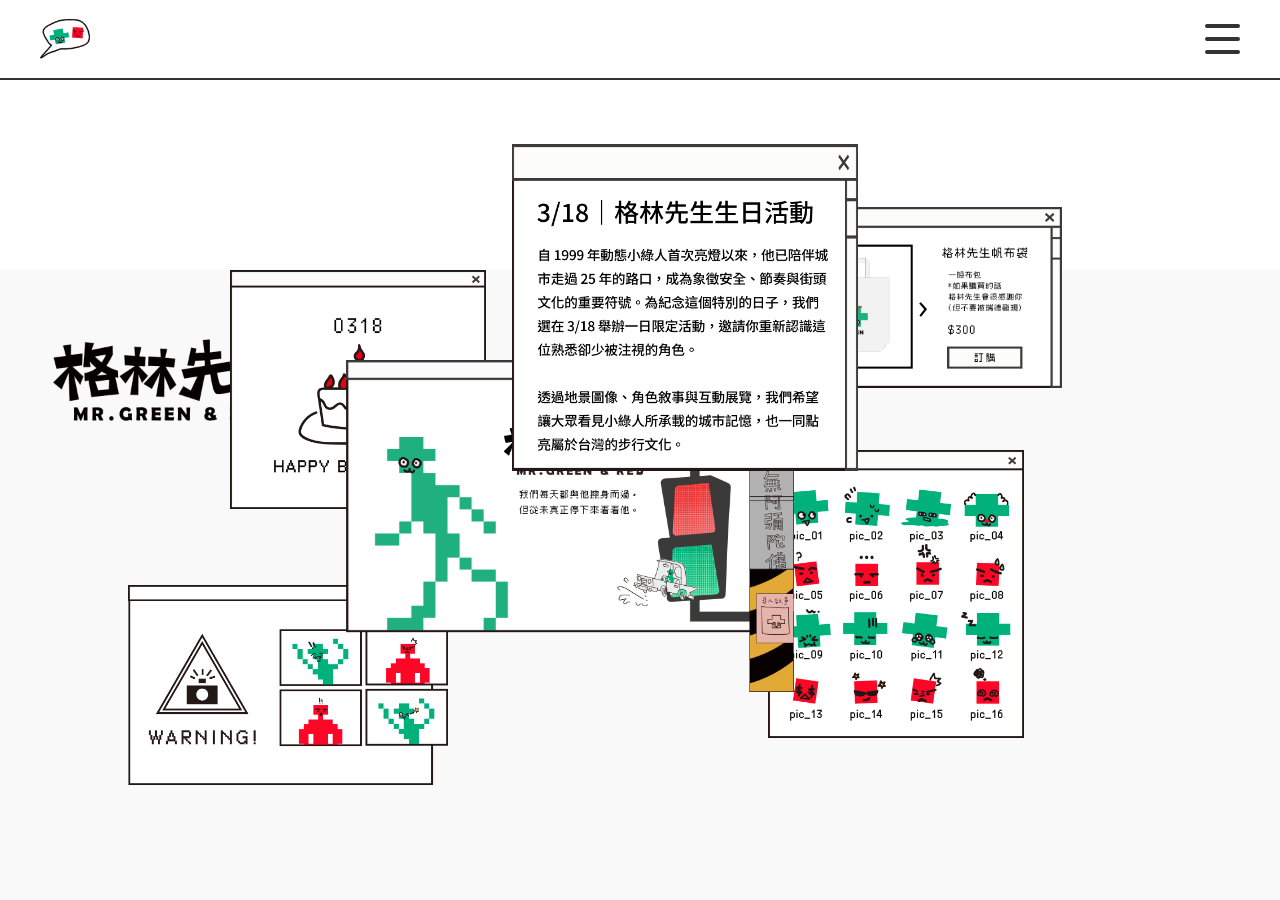
<file: activity.html>
<!DOCTYPE html>
<html lang="zh-TW">
<head>
    <meta charset="UTF-8">
    <meta name="viewport" content="width=device-width, initial-scale=1.0">
    <title>Activity - My Dynamic Website</title>
    <link rel="stylesheet" href="style.css">
    
    <style>
        /* --- 基礎設定 --- */
        body, html {
            margin: 0;
            padding: 0;
            width: 100%;
            height: 100%;
            background-color: #ffffff;
            overflow: hidden; /* 防止滾動 */
            
            /* 確保你新設定的游標在這裡也生效 */
            cursor: url('firstpic/pointgreen.png') 0 0, auto; 
        }

        /* =========================================
           1. 滿版背景設定 (固定不隨縮放改變)
           ========================================= */
        #activity-bg {
            position: fixed;
            top: 5%;
            left: 10;
            width: 100%;
            height: 130%; /* 確保有設定高度 */
            
            /* 【修改這裡】改成 contain，確保圖片永遠完整不出界 */
            object-fit: contain; 
            
            z-index: 1; 
            pointer-events: none; 
        }

        /* =========================================
           2. 車輛動畫設定 (固定在畫面下方)
           ========================================= */
        #moving-car-activity {
            position: fixed;
            z-index: 20; /* 確保車子在背景和圖層的前面 */
            bottom: 1%;  /* 固定在距離底部 5% 的位置 */
            left: -15%;  /* 從左側螢幕外開始 */
            width: 15%;  /* 車子大小，可依需求微調 */
            height: auto;
            animation: driveRight 8s linear infinite; 
            pointer-events: none; 
        }

        @keyframes driveRight {
            0% { transform: translateX(0); }
            100% { transform: translateX(130vw); }
        }

        /* =========================================
           3. 六張堆疊圖層設定 (1.png ~ 6.png)
           ========================================= */
        #layers-container {
            position: absolute;
            top: 50%;
            left: 50%;
            transform: translate(-50%, -50%);
            width: 100%;
            height: 100%;
            z-index: 10;
            /* 因為每張圖片要自訂位置，這裡移除了 flex 置中設定 */
        }

        /* 共用設定：保留絕對定位、過場動畫和自訂游標 */
        .activity-layer {
            position: absolute;
            transition: opacity 0.5s ease, transform 0.3s ease;
            cursor: url('firstpic/pointgreen.png') 0 0, pointer !important; 
        }

        /* 點擊後消失的特效 */
        .activity-layer.hide-layer {
            opacity: 0;
            transform: scale(0.95); /* 消失時稍微往內縮一點點 */
            pointer-events: none; /* 消失後就不再阻擋點擊 */
        }

        /* --- 分別設定每張圖片的大小與位置 (請依你的需求微調 %) --- */
        
        /* 第 1 張 (最上層，最先被點擊) */
        #layer1 { 
            z-index: 16; 
            top: 16%;   /* 距離上方的位置 */
            left: 40%;  /* 距離左側的位置 */
            width: 27%; /* 圖片大小 */
        }

        /* 第 2 張 */
        #layer2 { 
            z-index: 15; 
            top: 40%; 
            left: 27%; 
            width: 35%; 
        }

        /* 第 3 張 */
        #layer3 { 
            z-index: 14; 
            top: 23%; 
            left: 60%; 
            width: 23%; 
        }

        /* 第 4 張 */
        #layer4 { 
            z-index: 13; 
            top: 65%; 
            left: 10%; 
            width: 25%; 
        }

        /* 第 5 張 */
        #layer5 { 
            z-index: 12; 
            top: 50%; 
            left: 60%; 
            width: 20%; 
        }
        
        /* 第 6 張 (最底層，不會因點擊消失) */
        #layer6 { 
            z-index: 11; 
            top: 30%; 
            left: 18%; 
            width: 20%; 
            /* 這是最後一張，游標恢復預設狀態 */
            cursor: url('firstpic/pointgreen.png') 0 0, auto !important; 
        }

        

    </style>
</head>
<body>

    <div class="ui-header">
        <a href="index.html?skip=true" class="home-btn">
            <img src="firstpic/home.png" alt="Home">
        </a>
        <div class="menu-container" id="menuContainer">
            <div class="hamburger-icon" onclick="toggleMenu()">
                <div class="lines-wrapper">
                    <span></span><span></span><span></span>
                </div>
                <img src="firstpic/hover.png" alt="Menu Hover" class="hover-img">
            </div>
            <div class="menu-list" id="menuList">
                <a href="bookri.html">關於</a>
                <a href="#">周邊</a>
                <a href="#">活動</a>
                <a href="calender.html">品牌</a>
                <a href="computer.html">地圖</a>
            </div>
        </div>
    </div>

    <img id="activity-bg" src="thirdpic/back.png" alt="Activity Background">

    <div id="layers-container">
        <img class="activity-layer" id="layer6" src="thirdpic/6.png" alt="Layer 6">
        <img class="activity-layer clickable-layer" id="layer5" src="thirdpic/5.png" alt="Layer 5">
        <img class="activity-layer clickable-layer" id="layer4" src="thirdpic/4.png" alt="Layer 4">
        <img class="activity-layer clickable-layer" id="layer3" src="thirdpic/3.png" alt="Layer 3">
        <img class="activity-layer clickable-layer" id="layer2" src="thirdpic/2.png" alt="Layer 2">
        <img class="activity-layer clickable-layer" id="layer1" src="thirdpic/1.png" alt="Layer 1">
    </div>

    <img id="moving-car-activity" src="firstpic/car.gif" alt="Moving Car">

    <script>
        // --- 1. Header 選單開關邏輯 (如果你已經寫在 script.js，這段可以刪除) ---
        function toggleMenu() {
            const menuList = document.getElementById('menuList');
            const menuContainer = document.getElementById('menuContainer');
            if(menuList && menuContainer) {
                menuList.classList.toggle('show');
                menuContainer.classList.toggle('active');
            }
        }

        document.addEventListener('click', (e) => {
            const mc = document.getElementById('menuContainer');
            if (mc && !mc.contains(e.target) && !e.target.closest('.hamburger-icon')) {
                document.getElementById('menuList').classList.remove('show');
                mc.classList.remove('active');
            }
        });

        // --- 2. 圖片點擊消失邏輯 ---
        // 抓出所有帶有 clickable-layer 類別的圖片 (1.png ~ 5.png)
        const layers = document.querySelectorAll('.clickable-layer');
        
        layers.forEach(layer => {
            layer.addEventListener('click', function() {
                // 點擊後，加上 hide-layer 類別，觸發 CSS 的透明度漸變效果
                this.classList.add('hide-layer');
            });
        });
    </script>
</body>
</html>
</file>
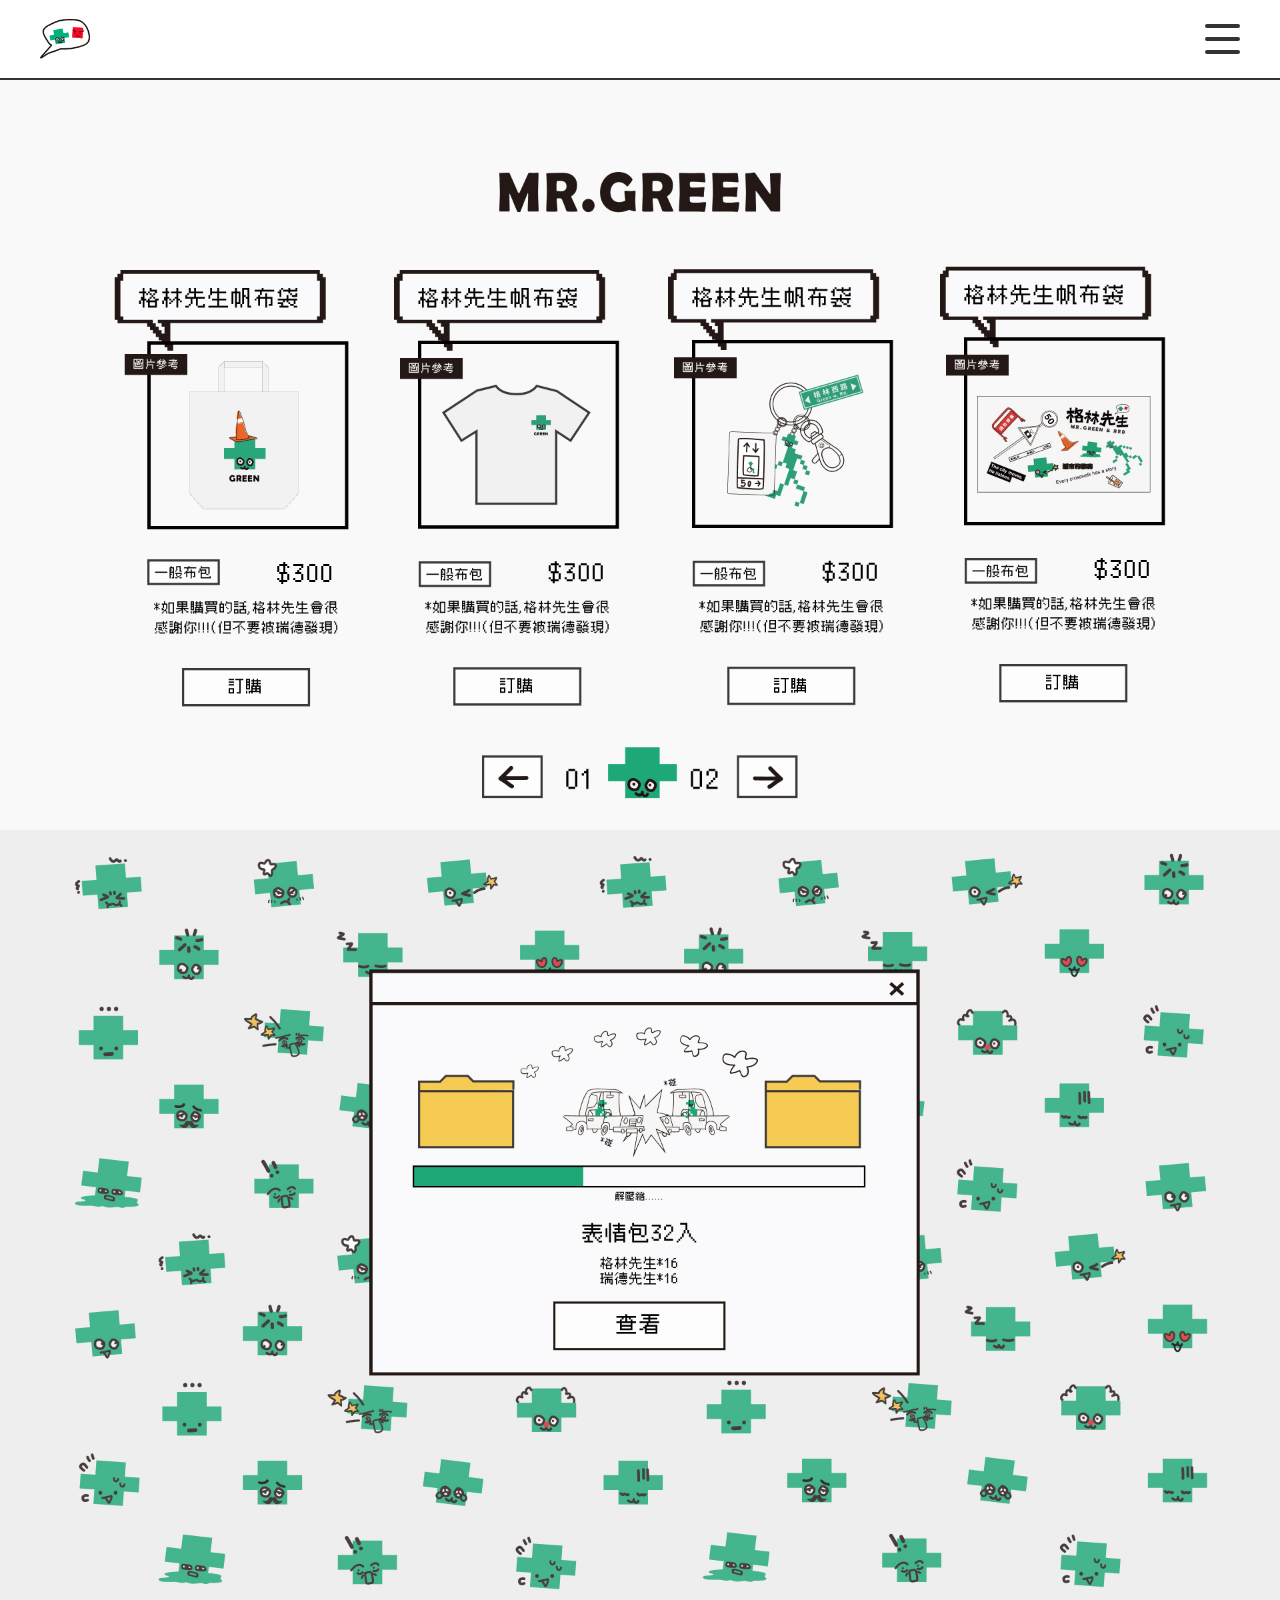
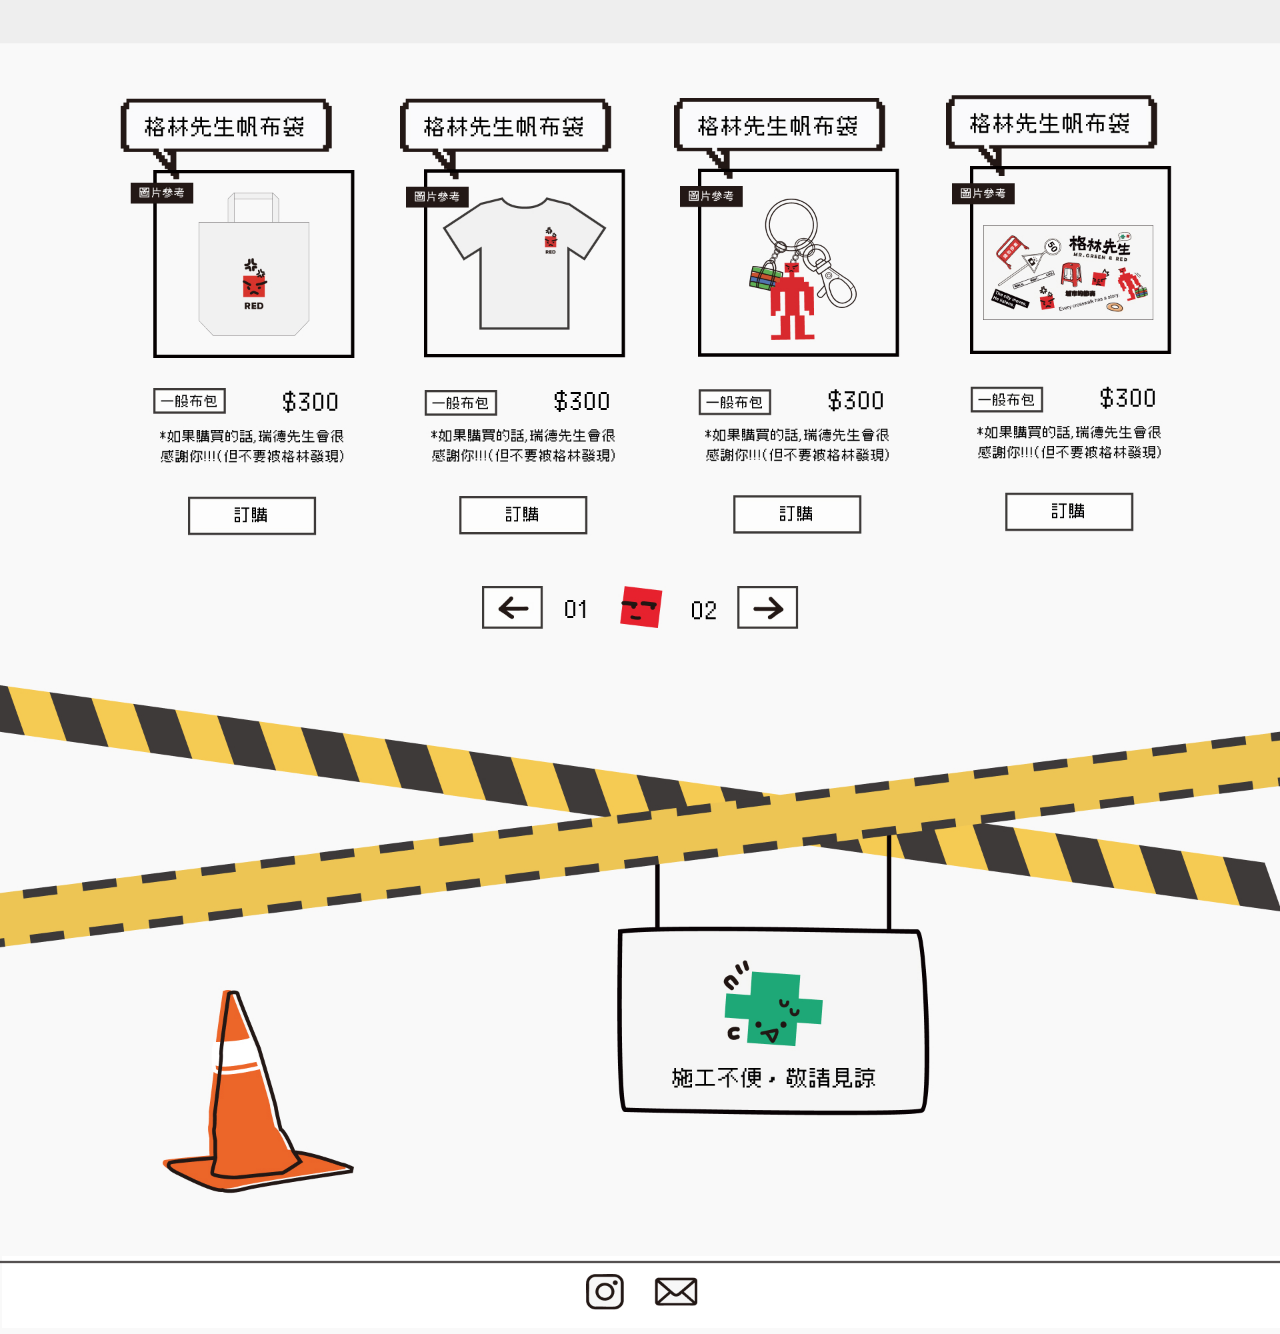
<file: bookle.html>
<!DOCTYPE html>
<html lang="zh-TW">
<head>
    <meta charset="UTF-8">
    <meta name="viewport" content="width=device-width, initial-scale=1.0">
    <title>Bookle - Mr. Green & Red</title>
    <style>
        /* --- 1. 全域與字體設定 --- */
        @font-face {
            font-family: 'Cubic';
            src: url('Cubic_11.ttf') format('truetype');
        }

        * {
            margin: 0;
            padding: 0;
            box-sizing: border-box;
        }

        body {
            background-color: #ffffff; 
            font-family: 'Cubic', sans-serif;
            color: #333;
            /* 保留上方 80px 的空間給固定住的 Header */
            padding-top: 80px; 
            overflow-x: hidden; 
        }

        /* --- 2. Header (完全照抄保持不變) --- */
        .ui-header {
            position: fixed;
            top: 0;
            left: 0;
            width: 100%;
            height: 80px;       
            background-color: #ffffff; 
            border-bottom: 2px solid #333; 
            display: flex;
            justify-content: space-between;
            align-items: center; 
            padding: 0 40px;     
            z-index: 1000;
        }
        .home-btn { display: block; width: 50px; height: 50px; transition: transform 0.2s; }
        .home-btn img { width: 100%; height: 100%; object-fit: contain; }
        .home-btn:hover { transform: scale(1.1); }
        .menu-container { position: relative; }
        .hamburger-icon { width: 35px; height: 30px; cursor: pointer; position: relative; display: flex; align-items: center; justify-content: center; }
        .lines-wrapper { width: 100%; height: 100%; display: flex; flex-direction: column; justify-content: space-between; transition: opacity 0.2s; }
        .lines-wrapper span { display: block; width: 100%; height: 4px; background-color: #333; border-radius: 4px; }
        .hover-img { width: 150%; height: 150%; object-fit: contain; display: none; position: absolute; top: 50%; left: 50%; transform: translate(-50%, -50%); }
        .hamburger-icon:hover .lines-wrapper, .menu-container.active .hamburger-icon .lines-wrapper { display: none; }
        .hamburger-icon:hover .hover-img, .menu-container.active .hamburger-icon .hover-img { display: block; }
        .menu-list { position: absolute; top: 60px; right: 0; background-color: #ffffff; border: 2px solid #333; border-radius: 8px; width: 140px; display: none; flex-direction: column; box-shadow: 0 4px 10px rgba(0,0,0,0.15); z-index: 1001; }
        .menu-list.show { display: flex; }
        .menu-list a { text-decoration: none; color: #333; padding: 15px; text-align: center; border-bottom: 1px solid #eee; font-size: 18px; transition: background 0.2s; }
        .menu-list a:last-child { border-bottom: none; }
        .menu-list a:hover { background-color: #f0f0f0; color: #000; }

        /* =========================================
           3. Activity 彈窗與六張圖層設定 (照抄)
           ========================================= */
        #activity-popup {
            position: fixed;
            top: 0;
            left: 0;
            width: 100vw;
            height: 100vh;
            background-color: rgba(255, 255, 255, 0.85); 
            z-index: 20000; 
            opacity: 0;
            pointer-events: none; 
            transition: opacity 0.5s ease;
        }

        #activity-popup.show-popup {
            opacity: 1;
            pointer-events: auto; 
        }

        .popup-layer {
            position: absolute;
            opacity: 0;
            transform: scale(0.8); 
            transition: opacity 0.4s ease, transform 0.4s ease;
            cursor: pointer;
            pointer-events: none; 
        }

        .popup-layer.layer-visible {
            opacity: 1;
            transform: scale(1);
            pointer-events: auto; 
        }

        #pop-layer1 { z-index: 16; top: 16%; left: 40%; width: 27%; }
        #pop-layer2 { z-index: 15; top: 40%; left: 27%; width: 35%; }
        #pop-layer3 { z-index: 14; top: 23%; left: 60%; width: 23%; }
        #pop-layer4 { z-index: 13; top: 65%; left: 10%; width: 25%; }
        #pop-layer5 { z-index: 12; top: 50%; left: 60%; width: 20%; }
        #pop-layer6 { z-index: 11; top: 30%; left: 18%; width: 20%; }

        /* =========================================
           4. 本頁專屬：滿版商品圖設定
           ========================================= */
        #full-product-img {
            width: 100%;       /* 寬度 100% 填滿螢幕 */
            height: auto;      /* 高度依比例自然延伸不變形 */
            display: block;    /* 消除圖片下方預設的微小縫隙 */
        }

    </style>
</head>
<body>

    <div class="ui-header">
        <a href="index.html?skip=true" class="home-btn"><img src="firstpic/home.png" alt="Home"></a>
        <div class="menu-container" id="menuContainer">
            <div class="hamburger-icon" onclick="toggleMenu()">
                <div class="lines-wrapper"><span></span><span></span><span></span></div>
                <img src="firstpic/hover.png" alt="Menu Hover" class="hover-img">
            </div>
            <div class="menu-list" id="menuList">
                <a href="bookri.html">關於</a><a href="#">周邊</a>
                
                <a href="#" id="obj-activity" class="obj-container">活動</a>
                
                <a href="calender.html">品牌</a><a href="computer.html">地圖</a>
            </div>
        </div>
    </div>

    <div id="activity-popup">
        <img class="popup-layer" id="pop-layer6" src="thirdpic/6.png">
        <img class="popup-layer" id="pop-layer5" src="thirdpic/5.png">
        <img class="popup-layer" id="pop-layer4" src="thirdpic/4.png">
        <img class="popup-layer" id="pop-layer3" src="thirdpic/3.png">
        <img class="popup-layer" id="pop-layer2" src="thirdpic/2.png">
        <img class="popup-layer" id="pop-layer1" src="thirdpic/1.png">
    </div>

    <img id="full-product-img" src="thirdpic/product.jpg" alt="Product Showcase">

    <script>
        // --- Header 選單開啟關閉邏輯 ---
        function toggleMenu() {
            document.getElementById('menuList').classList.toggle('show');
            document.getElementById('menuContainer').classList.toggle('active');
        }
        document.addEventListener('click', (e) => {
            if (!document.getElementById('menuContainer').contains(e.target)) {
                document.getElementById('menuList').classList.remove('show');
                document.getElementById('menuContainer').classList.remove('active');
            }
        });

        // =========================================
        // Activity 彈窗互動邏輯 (照抄)
        // =========================================
        const btnActivity = document.getElementById('obj-activity');
        const activityPopup = document.getElementById('activity-popup');
        
        const popLayers = [
            document.getElementById('pop-layer6'),
            document.getElementById('pop-layer5'),
            document.getElementById('pop-layer4'),
            document.getElementById('pop-layer3'),
            document.getElementById('pop-layer2'),
            document.getElementById('pop-layer1')
        ];

        btnActivity.addEventListener('click', function(e) {
            e.preventDefault(); 
            activityPopup.classList.add('show-popup'); 
            
            popLayers.forEach((layer, index) => {
                setTimeout(() => {
                    layer.classList.add('layer-visible');
                }, 300 + (index * 150)); 
            });
        });

        popLayers.forEach((layer, index) => {
            layer.addEventListener('click', function() {
                this.classList.remove('layer-visible');
                if (index === 0) {
                    setTimeout(() => {
                        activityPopup.classList.remove('show-popup');
                    }, 400); 
                }
            });
        });
    </script>

</body>
</html>
</file>
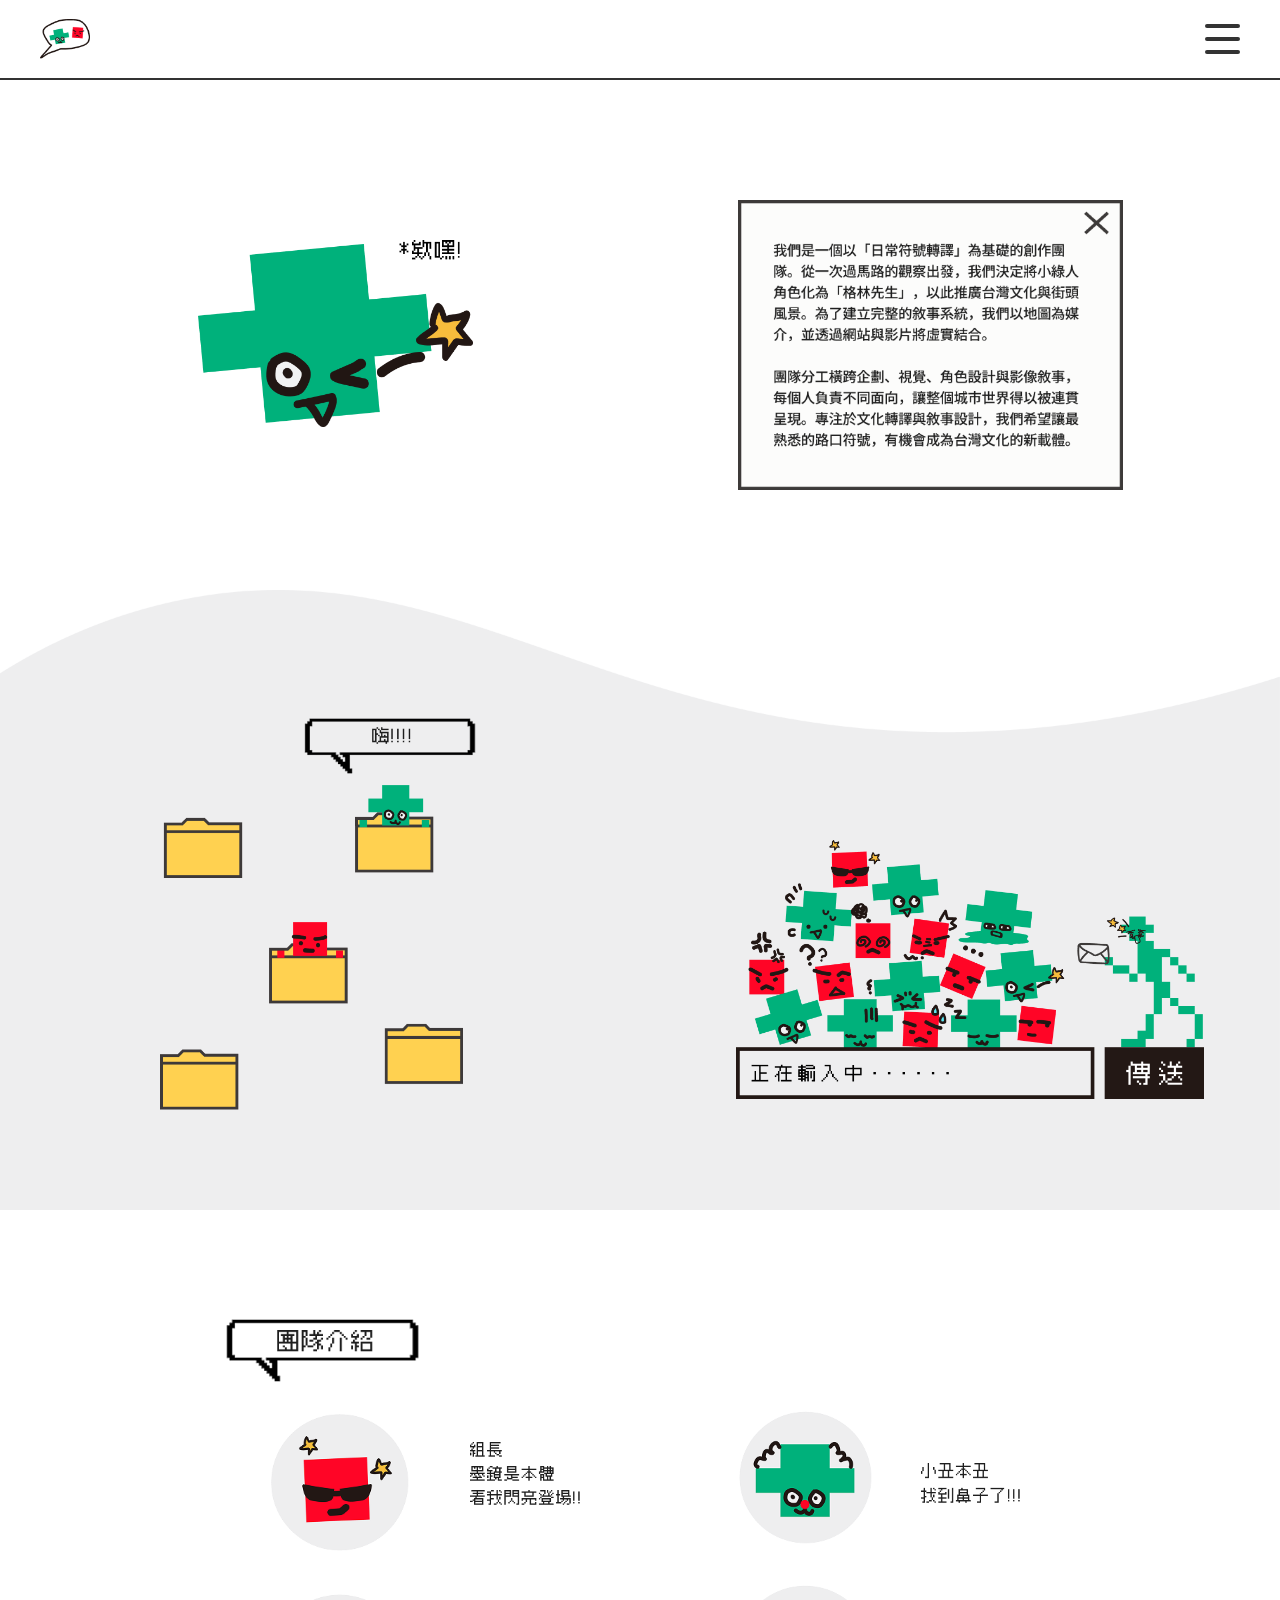
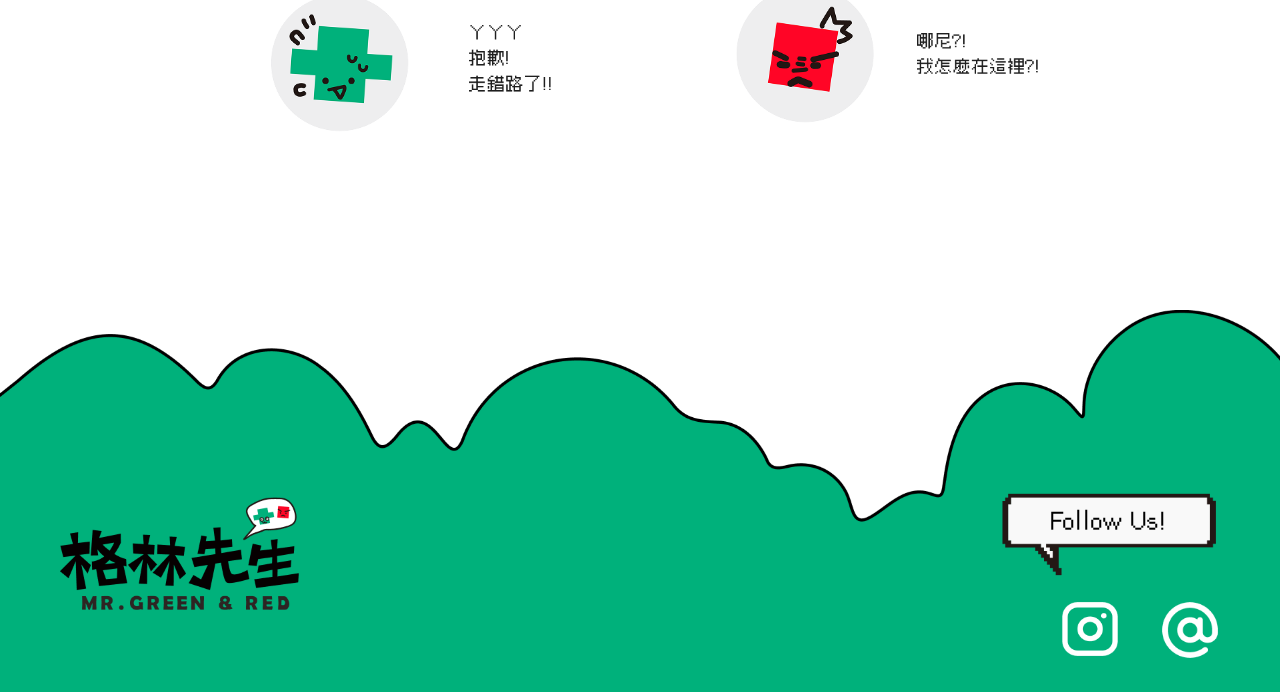
<file: bookri.html>
<!DOCTYPE html>
<html lang="zh-TW">
<head>
    <meta charset="UTF-8">
    <meta name="viewport" content="width=device-width, initial-scale=1.0">
    <title>Bookri - Mr. Green & Red</title>
    <style>
        /* --- 1. 全域與字體設定 --- */
        @font-face {
            font-family: 'Cubic';
            src: url('Cubic_11.ttf') format('truetype');
        }

        * {
            margin: 0;
            padding: 0;
            box-sizing: border-box;
        }

        body {
            background-color: #ffffff; 
            font-family: 'Cubic', sans-serif;
            color: #333;
            padding-top: 80px; 
            overflow-x: hidden; 
        }

        /* --- 2. Header (保持不變) --- */
        .ui-header {
            position: fixed;
            top: 0;
            left: 0;
            width: 100%;
            height: 80px;       
            background-color: #ffffff; 
            border-bottom: 2px solid #333; 
            display: flex;
            justify-content: space-between;
            align-items: center; 
            padding: 0 40px;     
            z-index: 1000;
        }
        .home-btn { display: block; width: 50px; height: 50px; transition: transform 0.2s; }
        .home-btn img { width: 100%; height: 100%; object-fit: contain; }
        .home-btn:hover { transform: scale(1.1); }
        .menu-container { position: relative; }
        .hamburger-icon { width: 35px; height: 30px; cursor: pointer; position: relative; display: flex; align-items: center; justify-content: center; }
        .lines-wrapper { width: 100%; height: 100%; display: flex; flex-direction: column; justify-content: space-between; transition: opacity 0.2s; }
        .lines-wrapper span { display: block; width: 100%; height: 4px; background-color: #333; border-radius: 4px; }
        .hover-img { width: 150%; height: 150%; object-fit: contain; display: none; position: absolute; top: 50%; left: 50%; transform: translate(-50%, -50%); }
        .hamburger-icon:hover .lines-wrapper, .menu-container.active .hamburger-icon .lines-wrapper { display: none; }
        .hamburger-icon:hover .hover-img, .menu-container.active .hamburger-icon .hover-img { display: block; }
        .menu-list { position: absolute; top: 60px; right: 0; background-color: #ffffff; border: 2px solid #333; border-radius: 8px; width: 140px; display: none; flex-direction: column; box-shadow: 0 4px 10px rgba(0,0,0,0.15); z-index: 1001; }
        .menu-list.show { display: flex; }
        .menu-list a { text-decoration: none; color: #333; padding: 15px; text-align: center; border-bottom: 1px solid #eee; font-size: 18px; transition: background 0.2s; }
        .menu-list a:last-child { border-bottom: none; }
        .menu-list a:hover { background-color: #f0f0f0; color: #000; }

        /* --- 3. 通用區塊樣式 --- */
        .content-section {
            width: 100%;
            padding: 100px 50px;
            display: flex;
            justify-content: center;
            align-items: flex-start; 
            gap: 80px; 
            max-width: 1400px;
            margin: 0 auto;
        }

        .img-col {
            flex: 1; 
            display: flex;
            flex-direction: column;
            align-items: center;
        }

        .reveal-img {
            width: 100%;
            max-width: 500px; 
            height: auto;
            opacity: 0; 
            transform: translateY(50px);
            transition: opacity 1s ease-out, transform 1s ease-out;
            display: block; 
        }

        /* --- 4. 背景設定 --- */
        .bg-white { background-color: #ffffff; width: 100%; }
        .bg-gray { width: 100%; background-image: url('secpic/gray.png'); background-size: cover; background-position: top center; background-repeat: no-repeat; }

        /* --- 5. 晃動特效 --- */
        @keyframes gentle-shake {
            0% { transform: rotate(0deg); }
            25% { transform: rotate(2deg); }
            75% { transform: rotate(-2deg); }
            100% { transform: rotate(0deg); }
        }
        .shake-hover { cursor: pointer; }
        .shake-hover:hover { animation: gentle-shake 0.4s ease-in-out infinite; }

        /* ========================================= */
        /* === 獨立控制每一張圖片的位置 (Right 1 ~ 13) === */
        /* ========================================= */

        /* --- 區塊 1 (白色) --- */
        #r1 {
            width: 50%;
            margin-top: 60px;
            margin-right: -20px; /* 往中間靠 */
        }
        #r2 {
            width: 70%;
            margin-top: 20px; /* 右邊低一點 */
            margin-left: -50px; /* 往中間靠 */
        }

        /* --- 區塊 2 (灰色) --- */
        #r3 {
            width: 60%;
            margin-top: 20px;
        }
        #r4 {
            width: 85%;
            margin-top: 150px; /* 稍微往上 */
            margin-left: 30px;
        }

        /* --- 區塊 3 (白色 - 左欄) --- */
        #r5 {
            width: 40%;
            margin-top: 0px; 
        }
        #r6 {
            width: 25%;       
            margin-top: 30px; 
            margin-left: 30px; 
        }
        #r7 {
            width: 25%;
            margin-top: 40px;  
            margin-left: 30px;
        }
        #r8 {
            width: 20%;
            margin-top: -290px;
            margin-left: 400px;
        }
        #r9 {
            width: 15%;
            margin-top: 120px;
            margin-left: 370px;
        }

        /* --- 區塊 3 (白色 - 右欄) --- */
        #r10 {
            width: 25%;       
            margin-top: 100px; 
            margin-right: 300px;  
        }
        #r11 {
            width: 25%;       
            margin-top: 40px; 
            margin-right: 300px;  
        }
        #r12 {
            width: 18%;       
            margin-top: -260px; 
            margin-right: -30px;
        }
        #r13 {
            width: 22%;       
            margin-top: 130px; 
            margin-right: -45px;
        }


        /* --- 6. 結尾區塊 (White + Grass + Links) --- */
        .footer-grass {
            position: relative;
            width: 100%;
            height: 500px; 
            
            /* 【修改 1】背景改純白 */
            background-color: #ffffff; 
            
            display: flex;
            justify-content: center;
            align-items: center; 
            flex-direction: column;
        }

        /* 【新增】草地圖片樣式：絕對定位貼底 */
        #grass-img {
            position: absolute;
            bottom: 0;
            left: 0;
            width: 100%; /* 滿版寬度 */
            height: auto; /* 高度自動，或依需求設定 */
            object-fit: cover;
            z-index: 1; /* 在底層 */
        }

        /* 社群連結設定 */
        .social-links { 
            position: relative;
            z-index: 10; /* 【修改 2】確保浮在草地圖片上面，才點得到 */
            display: flex; 
            gap: 40px; 
            margin-bottom: -380px; /* 控制連結離底部的距離 */
            margin-right: -1000px;
        }

        .social-icon { width: 60px; transition: transform 0.2s; cursor: pointer; }
        .social-icon:hover { transform: scale(1.1); }

        .reveal-active { opacity: 1 !important; transform: translateY(0) !important; }

        /* --- RWD 手機版重置 (很重要，不然手機會亂飛) --- */
        @media (max-width: 900px) {
            .content-section { flex-direction: column; padding: 60px 20px; gap: 40px; }
            .img-col { width: 100%; }
            .footer-grass { height: 300px; }
            
            /* 強制讓所有圖片在手機上回歸正常排列 */
            #r1, #r2, #r3, #r4, #r5, #r6, #r7, #r8, #r9, #r10, #r11, #r12, #r13 {
                margin: 20px auto !important; 
                width: 100% !important;
                transform: none !important; 
            }
        }

        /* =========================================
           Activity 彈窗與六張圖層設定
           ========================================= */
        #activity-popup {
            position: fixed;
            top: 0;
            left: 0;
            width: 100vw;
            height: 100vh;
            background-color: rgba(255, 255, 255, 0.85); /* 半透明白底覆蓋 */
            z-index: 20000; /* 超高層級，保證蓋住所有場景 */
            opacity: 0;
            pointer-events: none; /* 隱藏時不能點擊 */
            transition: opacity 0.5s ease;
        }

        #activity-popup.show-popup {
            opacity: 1;
            pointer-events: auto; /* 顯示時恢復點擊 */
        }

        .popup-layer {
            position: absolute;
            opacity: 0;
            transform: scale(0.8); /* 一開始縮小一點，出現時會有放大的動態感 */
            transition: opacity 0.4s ease, transform 0.4s ease;
            cursor: pointer;
            pointer-events: none; 
        }

        /* 圖片出現時的動畫狀態 */
        .popup-layer.layer-visible {
            opacity: 1;
            transform: scale(1);
            pointer-events: auto; /* 出現後才能被點擊 */
        }

        /* --- 套用你設定好的六張圖片專屬位置與大小 --- */
        
        /* 第 1 張 (最上層，最先被點擊) */
        #pop-layer1 { 
            z-index: 16; 
            top: 16%;   
            left: 40%;  
            width: 27%; 
        }

        /* 第 2 張 */
        #pop-layer2 { 
            z-index: 15; 
            top: 40%; 
            left: 27%; 
            width: 35%; 
        }

        /* 第 3 張 */
        #pop-layer3 { 
            z-index: 14; 
            top: 23%; 
            left: 60%; 
            width: 23%; 
        }

        /* 第 4 張 */
        #pop-layer4 { 
            z-index: 13; 
            top: 65%; 
            left: 10%; 
            width: 25%; 
        }

        /* 第 5 張 */
        #pop-layer5 { 
            z-index: 12; 
            top: 50%; 
            left: 60%; 
            width: 20%; 
        }
        
        /* 第 6 張 (最底層) */
        #pop-layer6 { 
            z-index: 11; 
            top: 30%; 
            left: 18%; 
            width: 20%; 
        }

    </style>
</head>
<body>

    <div class="ui-header">
        <a href="index.html?skip=true" class="home-btn"><img src="firstpic/home.png" alt="Home"></a>
        <div class="menu-container" id="menuContainer">
            <div class="hamburger-icon" onclick="toggleMenu()">
                <div class="lines-wrapper"><span></span><span></span><span></span></div>
                <img src="firstpic/hover.png" alt="Menu Hover" class="hover-img">
            </div>
            <div class="menu-list" id="menuList">
                <a href="bookri.html">關於</a><a href="bookle.html">周邊</a>
                <a href="#" id="obj-activity" class="obj-container">活動</a>
                <div id="activity-popup">
                    <img class="popup-layer" id="pop-layer6" src="thirdpic/6.png">
                    <img class="popup-layer" id="pop-layer5" src="thirdpic/5.png">
                    <img class="popup-layer" id="pop-layer4" src="thirdpic/4.png">
                    <img class="popup-layer" id="pop-layer3" src="thirdpic/3.png">
                    <img class="popup-layer" id="pop-layer2" src="thirdpic/2.png">
                    <img class="popup-layer" id="pop-layer1" src="thirdpic/1.png">
                </div>
                <a href="calender.html">品牌</a><a href="computer.html">地圖</a>
            </div>
        </div>
    </div>

    <div class="bg-white">
        <div class="content-section">
            <div class="img-col">
                <img src="secpic/right1.png" class="reveal-img" id="r1" alt="Right 1">
            </div>
            <div class="img-col">
                <img src="secpic/right2.png" class="reveal-img" id="r2" alt="Right 2">
            </div>
        </div>
    </div>

    <div class="bg-gray">
        <div class="content-section">
            <div class="img-col">
                <img src="secpic/right3.png" class="reveal-img" id="r3" alt="Right 3">
            </div>
            <div class="img-col">
                <img src="secpic/right4.png" class="reveal-img" id="r4" alt="Right 4">
            </div>
        </div>
    </div>

    <div class="bg-white">
        <div class="content-section">
            
            <div class="img-col">
                <img src="secpic/right5.png" class="reveal-img" id="r5" alt="Right 5">
                <img src="secpic/right6.png" class="reveal-img shake-hover" id="r6" alt="Right 6">
                <img src="secpic/right7.png" class="reveal-img shake-hover" id="r7" alt="Right 7">
                <img src="secpic/right8.png" class="reveal-img" id="r8" alt="Right 8">
                <img src="secpic/right9.png" class="reveal-img" id="r9" alt="Right 9">
            </div>

            <div class="img-col">
                <img src="secpic/right10.png" class="reveal-img shake-hover" id="r10" alt="Right 10">
                <img src="secpic/right11.png" class="reveal-img shake-hover" id="r11" alt="Right 11">
                <img src="secpic/right12.png" class="reveal-img" id="r12" alt="Right 12">
                <img src="secpic/right13.png" class="reveal-img" id="r13" alt="Right 13">
            </div>

        </div>
    </div>

    <div class="footer-grass">
        
        <div class="social-links">
            <a href="https://www.instagram.com/mr.green_0318?igsh=cWJ6NGY1OXI0MGdt" target="_blank">
                <img src="secpic/instagram.png" class="social-icon" alt="Instagram">
            </a>
            <a href="https://threads.net" target="_blank">
                <img src="secpic/threads.png" class="social-icon" alt="Threads">
            </a>
        </div>

        <img src="secpic/grass.png" id="grass-img" alt="Grass">
        
    </div>

    <script>
        function toggleMenu() {
            document.getElementById('menuList').classList.toggle('show');
            document.getElementById('menuContainer').classList.toggle('active');
        }
        document.addEventListener('click', (e) => {
            if (!document.getElementById('menuContainer').contains(e.target)) {
                document.getElementById('menuList').classList.remove('show');
                document.getElementById('menuContainer').classList.remove('active');
            }
        });

        window.addEventListener('scroll', revealOnScroll);

        function revealOnScroll() {
            const windowHeight = window.innerHeight;
            const revealPoint = 100; 

            const images = document.querySelectorAll('.reveal-img');

            images.forEach(img => {
                const elementTop = img.getBoundingClientRect().top;
                if (elementTop < windowHeight - revealPoint) {
                    img.classList.add('reveal-active');
                }
            });
        }
        
        revealOnScroll();

        // =========================================
        // Activity 彈窗互動邏輯
        // =========================================
        const btnActivity = document.getElementById('obj-activity');
        const activityPopup = document.getElementById('activity-popup');
        
        // 按照 6 到 1 的順序排好，方便等一下「依序發牌」
        const popLayers = [
            document.getElementById('pop-layer6'),
            document.getElementById('pop-layer5'),
            document.getElementById('pop-layer4'),
            document.getElementById('pop-layer3'),
            document.getElementById('pop-layer2'),
            document.getElementById('pop-layer1')
        ];

        // 1. 點擊 activity 按鈕：打開彈窗並依序顯示圖片
        btnActivity.addEventListener('click', function(e) {
            e.preventDefault(); // 防止網址跳轉
            activityPopup.classList.add('show-popup'); // 背景淡入
            
            // 延遲發牌動畫 (每隔 0.15 秒出現一張，6 -> 5 -> 4 -> 3 -> 2 -> 1)
            popLayers.forEach((layer, index) => {
                setTimeout(() => {
                    layer.classList.add('layer-visible');
                }, 300 + (index * 150)); 
            });
        });

        // 2. 點擊圖片：讓它消失。如果是最後一張 (6.png)，就關閉整個彈窗
        popLayers.forEach((layer, index) => {
            layer.addEventListener('click', function() {
                // 點擊後把自己隱藏
                this.classList.remove('layer-visible');
                
                // 檢查是不是點到 6.png (在陣列裡 index 是 0)
                if (index === 0) {
                    // 等 6.png 縮小的動畫跑完 (約 0.4秒) 後，關閉整個彈窗背景
                    setTimeout(() => {
                        activityPopup.classList.remove('show-popup');
                    }, 400); 
                }
            });
        });

    </script>

</body>
</html>
</file>
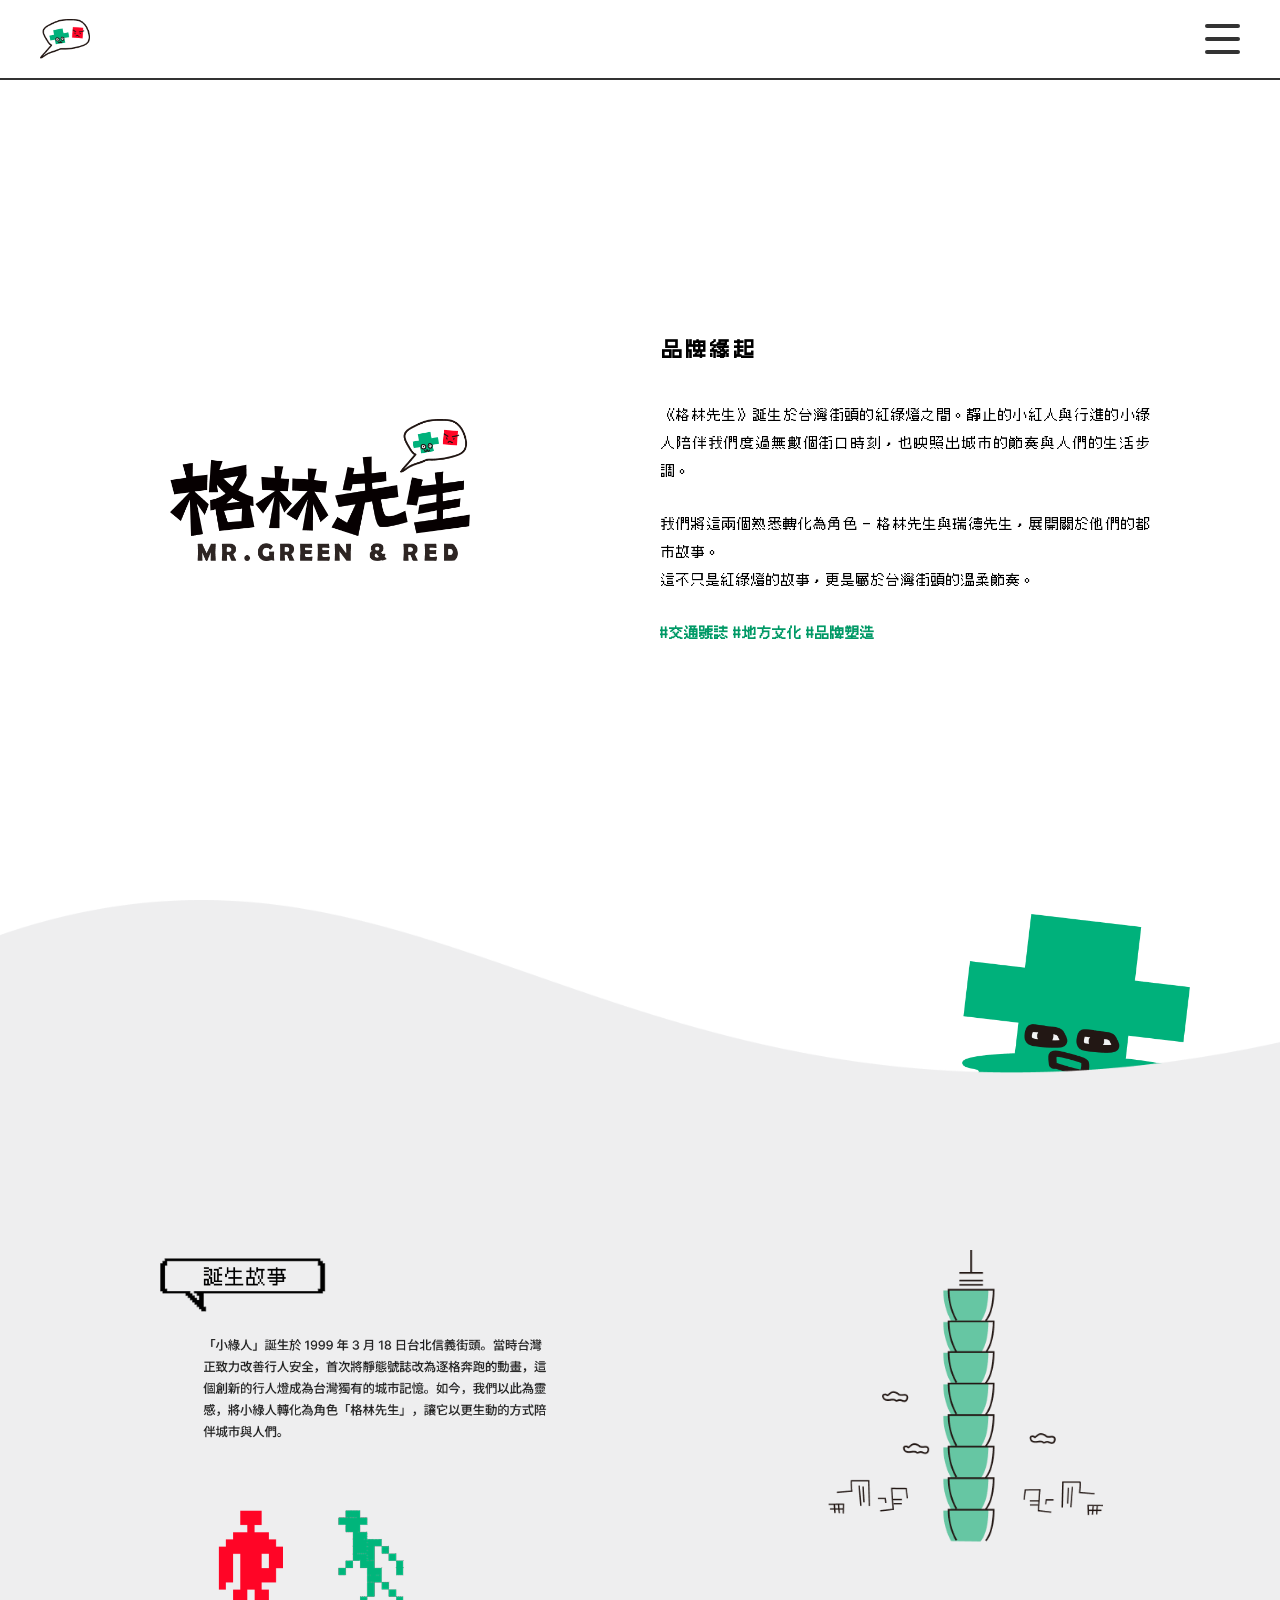
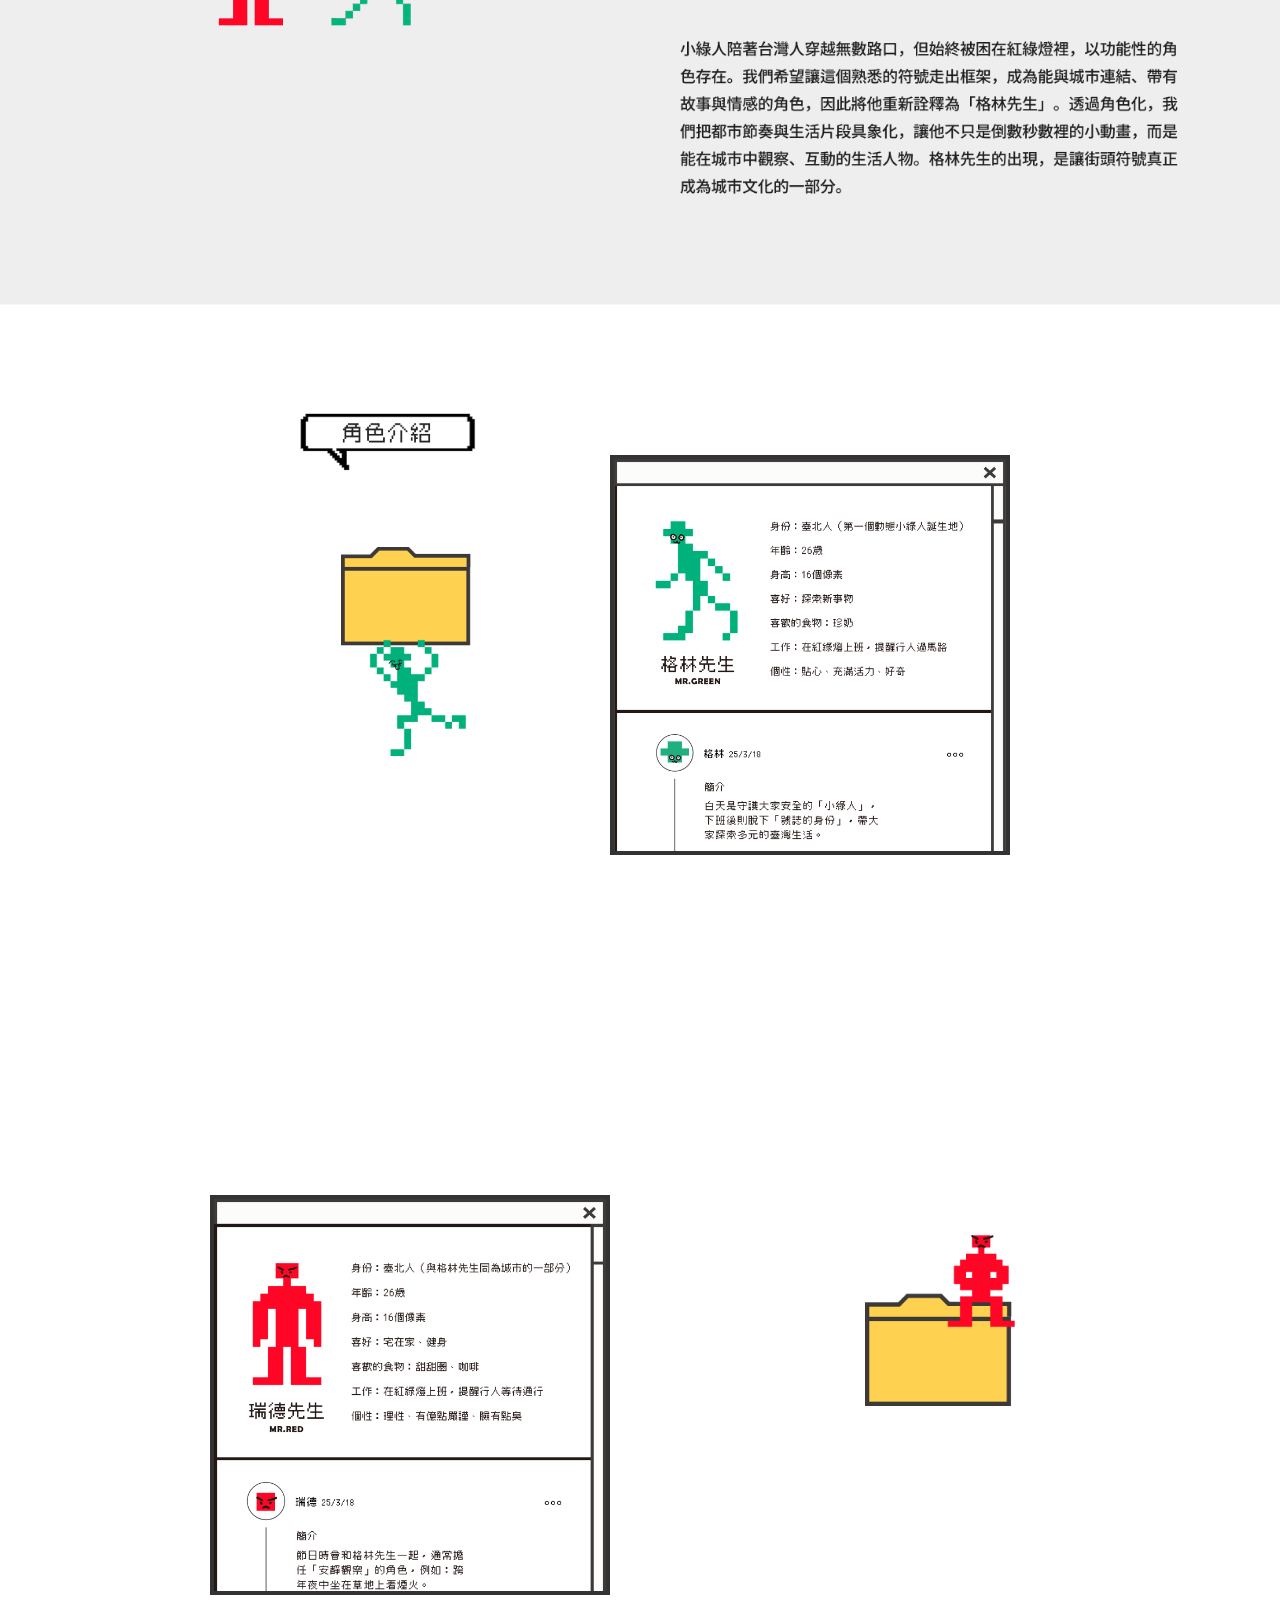
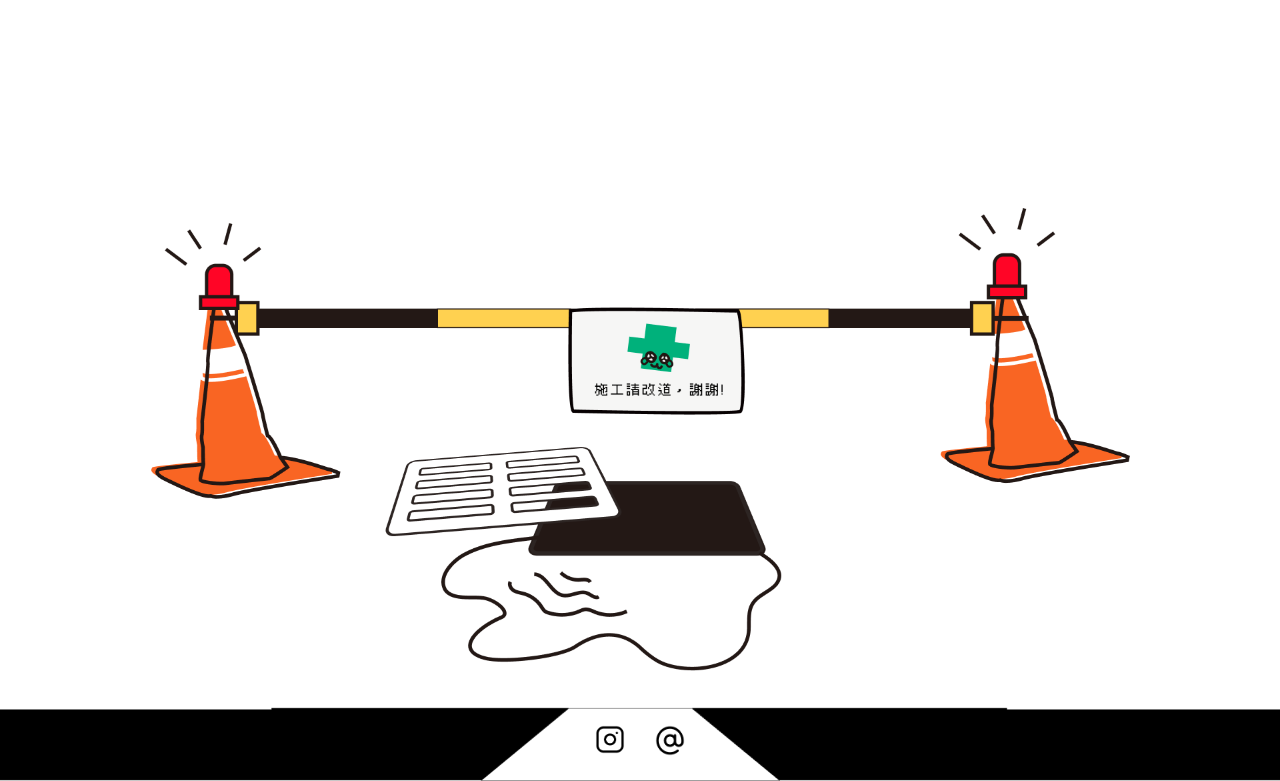
<file: calender.html>
<!DOCTYPE html>
<html lang="zh-TW">
<head>
    <meta charset="UTF-8">
    <meta name="viewport" content="width=device-width, initial-scale=1.0">
    <title>Brand Story - Mr. Green & Red</title>
    <style>
        /* --- 1. 字體設定 --- */
        @font-face {
            font-family: 'Cubic';
            src: url('Cubic_11.ttf') format('truetype');
        }

        * {
            margin: 0;
            padding: 0;
            box-sizing: border-box;
        }

        body {
            background-color: #ffffff; 
            font-family: 'Cubic', sans-serif;
            color: #333;
            padding-top: 80px; 
            overflow-x: hidden; 
        }

        /* --- Header --- */
        .ui-header {
            position: fixed;
            top: 0;
            left: 0;
            width: 100%;
            height: 80px;       
            background-color: #ffffff; 
            border-bottom: 2px solid #333; 
            display: flex;
            justify-content: space-between;
            align-items: center; 
            padding: 0 40px;     
            z-index: 1000;
        }
        .home-btn { display: block; width: 50px; height: 50px; transition: transform 0.2s; }
        .home-btn img { width: 100%; height: 100%; object-fit: contain; }
        .home-btn:hover { transform: scale(1.1); }
        .menu-container { position: relative; }
        .hamburger-icon { width: 35px; height: 30px; cursor: pointer; position: relative; display: flex; align-items: center; justify-content: center; }
        .lines-wrapper { width: 100%; height: 100%; display: flex; flex-direction: column; justify-content: space-between; transition: opacity 0.2s; }
        .lines-wrapper span { display: block; width: 100%; height: 4px; background-color: #333; border-radius: 4px; }
        .hover-img { width: 150%; height: 150%; object-fit: contain; display: none; position: absolute; top: 50%; left: 50%; transform: translate(-50%, -50%); }
        .hamburger-icon:hover .lines-wrapper, .menu-container.active .hamburger-icon .lines-wrapper { display: none; }
        .hamburger-icon:hover .hover-img, .menu-container.active .hamburger-icon .hover-img { display: block; }
        .menu-list { position: absolute; top: 60px; right: 0; background-color: #ffffff; border: 2px solid #333; border-radius: 8px; width: 140px; display: none; flex-direction: column; box-shadow: 0 4px 10px rgba(0,0,0,0.15); z-index: 1001; }
        .menu-list.show { display: flex; }
        .menu-list a { text-decoration: none; color: #333; padding: 15px; text-align: center; border-bottom: 1px solid #eee; font-size: 18px; transition: background 0.2s; }
        .menu-list a:last-child { border-bottom: none; }
        .menu-list a:hover { background-color: #f0f0f0; color: #000; }

        /* --- Hero Banner --- */
        .hero-section {
            position: relative;
            width: 100%;
            min-height: calc(100vh - 80px);
            background-color: #ffffff; 
            display: flex;
            justify-content: center;
            align-items: center;
            padding: 50px;
        }
        .content-container { width: 100%; max-width: 1200px; display: flex; align-items: center; justify-content: center; gap: 80px; }
        .hero-logo { flex: 1; display: flex; justify-content: flex-start; padding-left: 120px; }
        .hero-logo img { width: 100%; max-width: 300px; height: auto; object-fit: contain; }
        .hero-text { flex: 1; text-align: left; color: #000; transform: translateX(-80px); }
        .hero-text h1 { font-size: 20px; margin-bottom: 40px; font-weight: bold; letter-spacing: 2px; }
        .hero-text p { font-size: 14px; line-height: 2; margin-bottom: 25px; text-align: justify; }
        .hero-tags { margin-top: 30px; font-size: 14px; font-weight: bold; color: #009966; }

        #fixed-green {
            position: absolute; 
            bottom: -200px; 
            right: 90px; 
            width: 250px;
            z-index: 0; 
        }

        /* --- Story Section 樣式 --- */
        .story-section {
            position: relative;
            width: 100%;
            padding: 100px 50px;
            overflow: hidden;
            z-index: 1;
        }

        .story-scroll-box {
            height: 400px;
            overflow-y: auto;
            overflow-x: hidden;
            border: 4px solid #333;
            background-color: #fff;
            opacity: 0;
            transition: all 1s ease-out;
        }

        .inner-story-img {
            width: 100%;
            height: auto;
            display: block;
        }

        /* 滾輪樣式 */
        .story-scroll-box::-webkit-scrollbar { width: 18px; }
        .story-scroll-box::-webkit-scrollbar-track { background: #fff; border-left: 3px solid #333; }
        .story-scroll-box::-webkit-scrollbar-thumb { background: #333; border: 3px solid #fff; }

        /* --- 【修改】Story 1 特殊設定：拿掉黑框與白底 --- */
        #story1-box {
            width: 80%;       
            display: block;   
            margin: 0 auto;   
            transform: translateX(-100px); 
            border: none !important;        /* 移除黑框 */
            background-color: transparent !important; /* 移除白底 */
            height: auto !important;        /* 恢復原始高度 */
            overflow: visible !important;   /* 隱藏滾動條 */
        }

        #story3-img { width: 40%; display: block; margin: 0 auto; transform: translateX(-100px); }

        #story4-box {
            width: 80%;       
            display: block;   
            margin: 0 auto;   
            margin-top: 50px; 
            margin-left: -30px;
            transform: translateX(100px);
        }

        #story5-box {
            width: 80%;       
            display: block;
            margin: 0 auto;
            margin-top: -20px; 
            margin-right: -20px;
            transform: translateX(-100px);
        }

        #story6-img { width: 30%; display: block; margin: 0 auto; margin-top: 20px; transform: translateX(100px); }

        .bg-gray-intro {
            background-image: url('secpic/gray.png');
            background-size: cover;
            background-position: top center;
            padding-top: 350px; 
        }

        .bg-white { background-color: #ffffff; }

        .story-row {
            display: flex; justify-content: center; align-items: flex-start; gap: 80px; max-width: 1200px; margin: 0 auto; position: relative; z-index: 2; 
        }

        .story-img-box { flex: 1; max-width: 500px; }

        .story-img { width: 100%; height: auto; opacity: 0; transition: all 1s ease-out; }

        /* --- 【修改】角色橫穿動畫區塊 (GIF 從右往左跑) --- */
        .interlude-section {
            width: 100%;
            padding: 80px 0;
            background-color: #ffffff;
            position: relative;
            overflow: hidden; 
            height: 150px;
        }
        .green-walking-gif {
            position: absolute;
            height: 100px; /* 依照你的 gif 大小微調 */
            width: auto;
            bottom: 50px;
            opacity: 0; /* 預設隱藏，配合 JS 滑到才跑 */
            right: -20%; /* 起點在右側畫面外 */
        }
        /* 當 active 被加入時執行無限循環動畫 */
        .green-walking-gif.active {
            opacity: 1;
            animation: walkAcross 12s linear infinite; 
        }

        @keyframes walkAcross {
            0% { right: -20%; }
            100% { right: 120%; }
        }

        /* --- Footer --- */
        .footer-section {
            position: relative;
            width: 100%;
            padding: 400px 20px 250px 20px; 
            background-color: #ffffff;
            text-align: center;
            display: flex;
            flex-direction: column;
            align-items: center;
            gap: 40px;
            z-index: 5; 
        }

        #green2-img {
            position: absolute; 
            bottom: 0; left: 50%; transform: translateX(-50%) scale(0.8); width: 1280px; opacity: 0; transition: all 0.8s ease; z-index: 0; 
        }
        #green2-img.active { opacity: 1; transform: translateX(-50%) scale(1); }

        .social-links {
            position: relative; z-index: 10; display: flex; justify-content: center; gap: 30px; transform: translateY(230px);
        }
        .social-icon { width: 30px; transition: transform 0.2s; cursor: pointer; }
        .social-icon:hover { transform: scale(1.1); }

        /* 動畫輔助 */
        .slide-left { transform: translateX(-100px); }
        .slide-left.active { opacity: 1 !important; transform: translateX(0) !important; }
        .slide-right { transform: translateX(100px); }
        .slide-right.active { opacity: 1 !important; transform: translateX(0) !important; }

        /* Activity 彈窗 (保持不變) */
        #activity-popup {
            position: fixed; top: 0; left: 0; width: 100vw; height: 100vh; background-color: rgba(255, 255, 255, 0.85); z-index: 20000; opacity: 0; pointer-events: none; transition: opacity 0.5s ease;
        }
        #activity-popup.show-popup { opacity: 1; pointer-events: auto; }
        .popup-layer { position: absolute; opacity: 0; transform: scale(0.8); transition: opacity 0.4s ease, transform 0.4s ease; cursor: pointer; pointer-events: none; }
        .popup-layer.layer-visible { opacity: 1; transform: scale(1); pointer-events: auto; }
        #pop-layer1 { z-index: 16; top: 16%; left: 40%; width: 27%; }
        #pop-layer2 { z-index: 15; top: 40%; left: 27%; width: 35%; }
        #pop-layer3 { z-index: 14; top: 23%; left: 60%; width: 23%; }
        #pop-layer4 { z-index: 13; top: 65%; left: 10%; width: 25%; }
        #pop-layer5 { z-index: 12; top: 50%; left: 60%; width: 20%; }
        #pop-layer6 { z-index: 11; top: 30%; left: 18%; width: 20%; }

    </style>
</head>
<body>

    <div class="ui-header">
        <a href="index.html?skip=true" class="home-btn"><img src="firstpic/home.png" alt="Home"></a>
        <div class="menu-container" id="menuContainer">
            <div class="hamburger-icon" onclick="toggleMenu()">
                <div class="lines-wrapper"><span></span><span></span><span></span></div>
                <img src="firstpic/hover.png" alt="Menu Hover" class="hover-img">
            </div>
            <div class="menu-list" id="menuList">
                <a href="bookri.html">關於</a><a href="bookle.html">周邊</a>
                <a href="#" id="obj-activity">活動</a>
                <a href="calender.html">品牌</a><a href="computer.html">地圖</a>
            </div>
        </div>
    </div>

    <div id="activity-popup">
        <img class="popup-layer" id="pop-layer6" src="thirdpic/6.png">
        <img class="popup-layer" id="pop-layer5" src="thirdpic/5.png">
        <img class="popup-layer" id="pop-layer4" src="thirdpic/4.png">
        <img class="popup-layer" id="pop-layer3" src="thirdpic/3.png">
        <img class="popup-layer" id="pop-layer2" src="thirdpic/2.png">
        <img class="popup-layer" id="pop-layer1" src="thirdpic/1.png">
    </div>

    <div class="hero-section">
        <div class="content-container">
            <div class="hero-logo"><img src="secpic/logo.png" alt="Logo"></div>
            <div class="hero-text">
                <h1>品牌緣起</h1>
                <p>《格林先生》誕生於台灣街頭的紅綠燈之間。靜止的小紅人與行進的小綠人陪伴我們度過無數個街口時刻，也映照出城市的節奏與人們的生活步調。</p>
                <p>我們將這兩個熟悉轉化為角色 - 格林先生與瑞德先生，展開關於他們的都市故事。<br>這不只是紅綠燈的故事，更是屬於台灣街頭的溫柔節奏。</p>
                <div class="hero-tags">#交通號誌 #地方文化 #品牌塑造</div>
            </div>
        </div>
        <img src="secpic/Green.png" id="fixed-green" alt="Mr. Green">
    </div>

    <div class="story-section bg-gray-intro">  
        <div class="story-row">
            <div class="story-img-box">
                <div class="story-scroll-box slide-left" id="story1-box">
                    <img src="secpic/story1.png" class="inner-story-img" alt="Story 1">
                </div>
            </div>
            <div class="story-img-box">
                <img src="secpic/story2.png" class="story-img slide-right" id="story2-img" alt="Story 2">
            </div>
        </div>
    </div>

    <div class="story-section bg-white">
        <div class="story-row" style="gap: 0px;">
            <div class="story-img-box">
                <img src="secpic/story3.png" class="story-img slide-left" id="story3-img" alt="Story 3">
            </div>
            <div class="story-img-box">
                <div class="story-scroll-box slide-right" id="story4-box">
                    <img src="secpic/story4.png" class="inner-story-img" alt="Story 4">
                </div>
            </div>
        </div>
    </div>

    <div class="interlude-section">
        <img src="secpic/walk_2.gif" class="green-walking-gif" id="green1-img" alt="Mr. Green Walking">
    </div>

    <div class="story-section bg-white">
        <div class="story-row" style="gap: 100px;">
            <div class="story-img-box">
                <div class="story-scroll-box slide-left" id="story5-box">
                    <img src="secpic/story5.png" class="inner-story-img" alt="Story 5">
                </div>
            </div>
            <div class="story-img-box">
                <img src="secpic/story6.png" class="story-img slide-right" id="story6-img" alt="Story 6">
            </div>
        </div>
    </div>

    <div class="footer-section">
        <img src="secpic/green2.png" id="green2-img" alt="Mr. Green Ending">
        <div class="social-links">
            <a href="https://www.instagram.com/mr.green_0318?igsh=cWJ6NGY1OXI0MGdt" target="_blank"><img src="secpic/insta.png" class="social-icon" alt="Instagram"></a>
            <a href="https://threads.net" target="_blank"><img src="secpic/threa.png" class="social-icon" alt="Threads"></a>
        </div>
    </div>

    <script>
        function toggleMenu() {
            document.getElementById('menuList').classList.toggle('show');
            document.getElementById('menuContainer').classList.toggle('active');
        }
        
        window.addEventListener('scroll', revealOnScroll);

        function revealOnScroll() {
            const windowHeight = window.innerHeight;
            const revealPoint = 150;

            const animElementIds = [
                'story1-box', 'story2-img', 'story3-img', 'story4-box', 
                'green1-img', 'story5-box', 'story6-img', 'green2-img'
            ];

            animElementIds.forEach(id => {
                const el = document.getElementById(id);
                if (el) {
                    const elementTop = el.getBoundingClientRect().top;
                    if (elementTop < windowHeight - revealPoint) {
                        el.classList.add('active');
                    }
                }
            });
        }
        revealOnScroll();

        // Activity 彈窗邏輯
        const btnActivity = document.getElementById('obj-activity');
        const activityPopup = document.getElementById('activity-popup');
        const popLayers = [
            document.getElementById('pop-layer6'), document.getElementById('pop-layer5'),
            document.getElementById('pop-layer4'), document.getElementById('pop-layer3'),
            document.getElementById('pop-layer2'), document.getElementById('pop-layer1')
        ];

        btnActivity.addEventListener('click', function(e) {
            e.preventDefault();
            activityPopup.classList.add('show-popup');
            popLayers.forEach((layer, index) => {
                setTimeout(() => { layer.classList.add('layer-visible'); }, 300 + (index * 150)); 
            });
        });

        popLayers.forEach((layer, index) => {
            layer.addEventListener('click', function() {
                this.classList.remove('layer-visible');
                if (index === 0) {
                    setTimeout(() => { activityPopup.classList.remove('show-popup'); }, 400); 
                }
            });
        });
    </script>
</body>
</html>
</file>
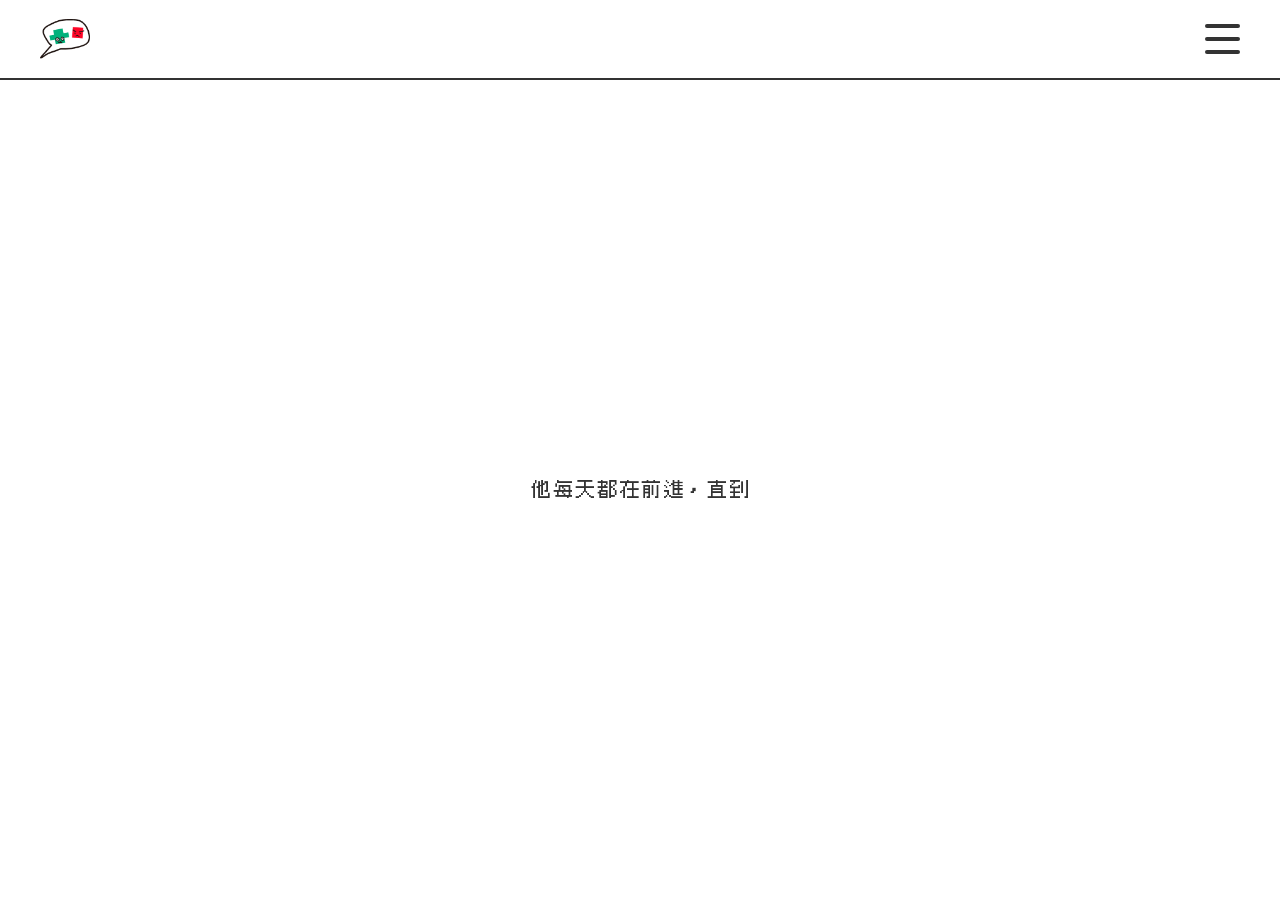
<file: computer.html>
<!DOCTYPE html>
<html lang="zh-TW">
<head>
    <meta charset="UTF-8">
    <meta name="viewport" content="width=device-width, initial-scale=1.0">
    <title>Computer Intro</title>
    <link rel="stylesheet" href="style.css">
</head>
<body>

    <div class="ui-header">
        <a href="index.html?skip=true" class="home-btn">
            <img src="firstpic/home.png" alt="Home">
        </a>
        <div class="menu-container" id="menuContainer">
            <div class="hamburger-icon" onclick="toggleMenu()">
                <div class="lines-wrapper">
                    <span></span><span></span><span></span>
                </div>
                <img src="firstpic/hover.png" alt="Menu Hover" class="hover-img">
            </div>
            <div class="menu-list" id="menuList">
                <a href="bookri.html">關於</a>
                <a href="#">周邊</a>
                <a href="#" id="obj-activity" class="obj-container">活動</a>
                <div id="activity-popup">
                    <img class="popup-layer" id="pop-layer6" src="thirdpic/6.png">
                    <img class="popup-layer" id="pop-layer5" src="thirdpic/5.png">
                    <img class="popup-layer" id="pop-layer4" src="thirdpic/4.png">
                    <img class="popup-layer" id="pop-layer3" src="thirdpic/3.png">
                    <img class="popup-layer" id="pop-layer2" src="thirdpic/2.png">
                    <img class="popup-layer" id="pop-layer1" src="thirdpic/1.png">
                </div>
                <a href="calender.html">品牌</a>
                <a href="computer.html">地圖</a>
            </div>
        </div>
    </div>

    <div id="main-display">
        
        <div id="transition-banners">
            <img src="startpic/mon.png" class="day-banner" id="banner-mon" alt="Monday">
            <img src="startpic/tue.png" class="day-banner" id="banner-tue" alt="Tuesday">
            <img src="startpic/wed.png" class="day-banner" id="banner-wed" alt="Wednesday">
            <img src="startpic/thu.png" class="day-banner" id="banner-thu" alt="Thursday">
            </div>

        <div id="scene-start">
            <div id="typewriter-container">
                <div id="typewriter-text"></div>
            </div>
            <img id="moving-car" src="firstpic/car.gif" alt="Moving Car" style="display:none;">
        </div>

        <div id="scene-monday">
            <div class="text-group">
                <div class="title-text" id="text1">星期一</div>
                <div class="sub-text" id="text2">討厭的開工日總會迎來雨天</div>
            </div>
            <div class="left-group" id="grp-left">
                <img src="startpic/towertext.png" class="obj-bubble" id="txt-tower">
                <img src="startpic/coldtext.png" class="obj-bubble" id="txt-cold">
                <img src="startpic/tower.png" class="obj-tower" id="btn-tower">
                <img src="startpic/cold.png" class="obj-cold" id="btn-cold">
                <img src="startpic/house.png" class="obj-house">
            </div>
            <div class="right-group" id="grp-right">
                <img src="startpic/intersac.png" class="obj-intersac">
            </div>
            <div class="bottom-group" id="grp-water">
                <img src="startpic/water.png" class="obj-water" id="img-water">
            </div>
            <img src="startpic/rain.png" class="obj-rain" id="img-rain">
            <div class="green-man-container" id="grp-green">
                <img src="startpic/green.png" class="obj-green" id="img-green">
            </div>
            <div class="car-container-monday" id="grp-car">
                <img src="startpic/car.png" class="obj-car-monday">
            </div>
        </div>

        <div id="scene-tuesday">
            <div class="text-group" id="tues-text-group">
                <div class="title-text" id="tues-title">星期二</div>
                <div class="sub-text" id="tues-sub">阿嬤！你的花掉光光了！</div>
            </div>
            <div class="tues-bg-group">
                <img src="startpic/intersac2.png" class="obj-intersac2" id="tues-intersac">
                <img src="startpic/mrt.png" class="obj-mrt" id="tues-mrt">
            </div>
            <div class="flowers-on-road">
                <img src="startpic/flo1.png" class="obj-flo flo1">
                <img src="startpic/flo2.png" class="obj-flo flo2">
                <img src="startpic/flo3.png" class="obj-flo flo3">
                <img src="startpic/flo4.png" class="obj-flo flo4">
            </div>
            <div class="grandma-container" id="grp-grandma">
                <img src="startpic/greenma.png" class="obj-greenma" id="btn-greenma">
                <img src="startpic/greenmatext.png" class="obj-bubble-tues" id="txt-greenma">
            </div>
            <div class="red-container" id="grp-red">
                <img src="startpic/bag.png" class="obj-bag" id="btn-bag">
                <img src="startpic/red.png" class="obj-red">
                <img src="startpic/bagtext.png" class="obj-bubble-tues" id="txt-bag">
            </div>
            <div class="dialogue-container" id="grp-dialogue">
                <img src="startpic/line.png" class="obj-line">
                <img src="startpic/word.png" class="obj-word">
            </div>
        </div>

        <div id="scene-wednesday">
            <div class="text-group" id="wed-text-group">
                <div class="title-text" id="wed-title">星期三</div>
                <div class="sub-text" id="wed-sub">走路不要滑手機啊！！！</div>
            </div>
            <div class="wed-obj-container">
                <div class="obj-triangle-wrapper" id="grp-triangle">
                    <img src="startpic/triangletext.png" class="obj-bubble-wed" id="txt-triangle">
                    <img src="startpic/triangle.png" id="btn-triangle">
                </div>
                <div class="obj-hole-wrapper" id="grp-hole">
                    <img src="startpic/holetext.png" class="obj-bubble-wed" id="txt-hole">
                    <img src="startpic/hole.png" id="btn-hole">
                    <img src="startpic/greenwed.png" class="obj-greenwed" id="wed-green-fall">
                </div>
            </div>
            <div class="black-transition" id="wed-black-trans">
                <img src="startpic/black.png" class="obj-black">
            </div>
            <div class="black-bg-layer" id="wed-black-bg"></div>
            <div class="final-dark-scene" id="wed-final-scene">
                <img src="startpic/spotlight.png" id="wed-expand-spotlight">
                <img src="startpic/greenwed2.png" class="obj-greenwed2" id="wed-green-spin">
                <img src="startpic/1.png" class="float-num float-anim" style="top:20%; left:10%; width: 50px; animation-delay:0s;">
                <img src="startpic/2.png" class="float-num float-anim" style="top:70%; left:15%; width: 50px; animation-delay:1s;">
                <img src="startpic/3.png" class="float-num float-anim" style="top:40%; left:25%; width: 30px; animation-delay:2s;">
                <img src="startpic/4.png" class="float-num float-anim" style="top:10%; left:60%; width: 30px; animation-delay:0.5s;">
                <img src="startpic/5.png" class="float-num float-anim" style="top:80%; left:50%; width: 40px; animation-delay:1.5s;">
                <img src="startpic/6.png" class="float-num float-anim" style="top:30%; left:80%; width: 30px; animation-delay:2.5s;">
                <img src="startpic/7.png" class="float-num float-anim" style="top:60%; left:85%; width: 30px; animation-delay:0.2s;">
                <img src="startpic/8.png" class="float-num float-anim" style="top:50%; left:45%; width: 70px; animation-delay:1.2s;">
                <img src="startpic/9.png" class="float-num float-anim" style="top:15%; left:35%; width: 50px; animation-delay:2.2s;">
            </div>
        </div>

        <div id="scene-thursday">
            <div id="thurs-text-group">
                <div class="title-text" id="thurs-title">星期四</div>
                <div class="sub-text" id="thurs-sub">考到駕照的第一天.......</div>
            </div>
            <div class="video-container" id="thurs-video-box">
                <video id="thurs-video" src="startpic/car.mp4" muted loop playsinline></video>
            </div>
            <img src="startpic/license.png" id="thurs-license">
            <img src="startpic/no.png" id="thurs-no">
        </div>

        </div>

<script src="script.js"></script>
</body>
</html>
</file>
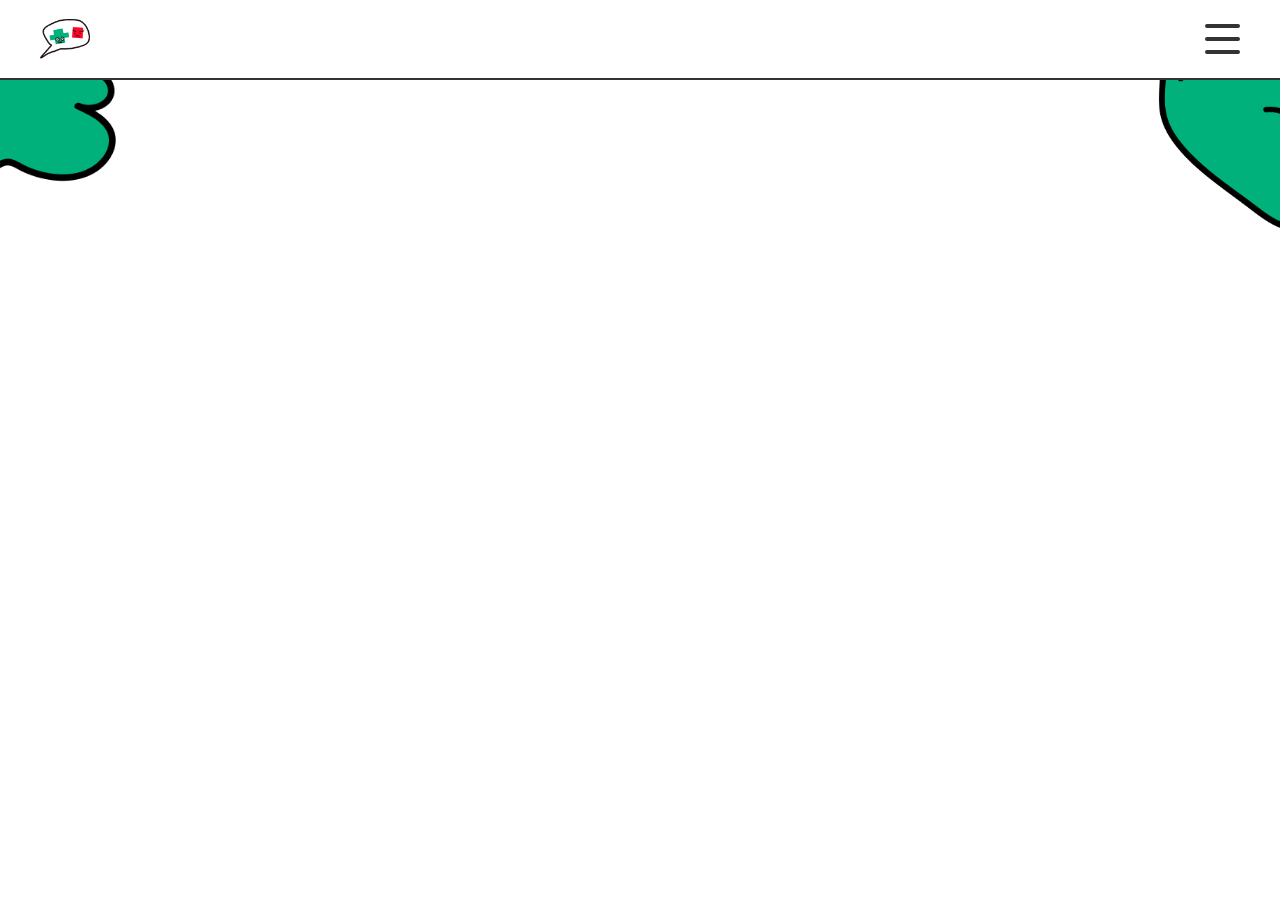
<file: new.html>
<!DOCTYPE html>
<html lang="zh-TW">
<head>
    <meta charset="UTF-8">
    <meta name="viewport" content="width=device-width, initial-scale=1.0">
    <title>New - Leaf & Friday</title>
    
    <style>
        /* 讓整個畫面在載入時淡入，完美銜接上一個網頁的淡出 */
        body {
            animation: pageFadeIn 0.8s ease forwards;
        }
        
        @keyframes pageFadeIn {
            0% { opacity: 0; }
            100% { opacity: 1; }
        }

        /* =========================================
           1. 基礎設定與 Header 
           ========================================= */
        @font-face { font-family: 'Cubic'; src: url('Cubic_11.ttf') format('truetype'); }
        * { margin: 0; padding: 0; box-sizing: border-box; }
        body { display: flex; flex-direction: column; height: 100vh; background-color: #ffffff; font-family: 'Cubic', sans-serif; color: #333; overflow: hidden; cursor: url('firstpic/pointgreen.png') 0 0, auto; }

        .ui-header { position: relative; width: 100%; height: 80px; background-color: #ffffff; border-bottom: 2px solid #333; display: flex; justify-content: space-between; align-items: center; padding: 0 40px; z-index: 10000; }
        .home-btn { display: block; width: 50px; height: 50px; transition: transform 0.2s; }
        .home-btn img { width: 100%; height: 100%; object-fit: contain; }
        .home-btn:hover { transform: scale(1.1); }

        .menu-container { position: relative; }
        .hamburger-icon { width: 35px; height: 30px; cursor: pointer; position: relative; display: flex; align-items: center; justify-content: center; }
        .lines-wrapper { width: 100%; height: 100%; display: flex; flex-direction: column; justify-content: space-between; transition: opacity 0.2s; }
        .lines-wrapper span { display: block; width: 100%; height: 4px; background-color: #333; border-radius: 4px; }
        .hover-img { width: 150%; height: 150%; object-fit: contain; display: none; position: absolute; top: 50%; left: 50%; transform: translate(-50%, -50%); }
        .hamburger-icon:hover .lines-wrapper, .menu-container.active .hamburger-icon .lines-wrapper { display: none; }
        .hamburger-icon:hover .hover-img, .menu-container.active .hamburger-icon .hover-img { display: block; }
        .menu-list { position: absolute; top: 60px; right: 0; background-color: #ffffff; border: 2px solid #333; border-radius: 8px; width: 140px; display: none; flex-direction: column; box-shadow: 0 4px 10px rgba(0,0,0,0.15); z-index: 1001; }
        .menu-list.show { display: flex; }
        .menu-list a { text-decoration: none; color: #333; padding: 15px; text-align: center; border-bottom: 1px solid #eee; font-size: 18px; transition: background 0.2s; }
        .menu-list a:hover { background-color: #f0f0f0; color: #000; }

        /* Activity Popup */
        #activity-popup { position: fixed; top: 0; left: 0; width: 100vw; height: 100vh; background-color: rgba(255, 255, 255, 0.85); z-index: 20000; opacity: 0; pointer-events: none; transition: opacity 0.5s ease; }
        #activity-popup.show-popup { opacity: 1; pointer-events: auto; }
        .popup-layer { position: absolute; opacity: 0; transform: scale(0.8); transition: opacity 0.4s ease, transform 0.4s ease; cursor: pointer; pointer-events: none; }
        .popup-layer.layer-visible { opacity: 1; transform: scale(1); pointer-events: auto; }
        #pop-layer1 { z-index: 16; top: 16%; left: 40%; width: 27%; }
        #pop-layer2 { z-index: 15; top: 40%; left: 27%; width: 35%; }
        #pop-layer3 { z-index: 14; top: 23%; left: 60%; width: 23%; }
        #pop-layer4 { z-index: 13; top: 65%; left: 10%; width: 25%; }
        #pop-layer5 { z-index: 12; top: 50%; left: 60%; width: 20%; }
        #pop-layer6 { z-index: 11; top: 30%; left: 18%; width: 20%; }

        /* =========================================
           2. 核心共用設定
           ========================================= */
        #main-display { position: relative; flex: 1; width: 100%; overflow: hidden; background-color: #fff; }
        .scene-container { position: absolute; top: 0; left: 0; width: 100%; height: 100%; opacity: 0; pointer-events: none; transition: opacity 1s ease; }
        .scene-active { opacity: 1 !important; pointer-events: auto !important; }
        
        @keyframes shake-irregular { 0%, 40%, 100% { transform: rotate(0deg); } 10% { transform: rotate(5deg); } 20% { transform: rotate(-5deg); } 30% { transform: rotate(3deg); } }
        .anim-shake-random { animation: shake-irregular 4s infinite; cursor: pointer; }
        .popup-visible { opacity: 1 !important; pointer-events: auto !important; }

        /* =========================================
           3. 場景：樹葉 (移除影片後) 
           ========================================= */
        #scene-milk { opacity: 1; pointer-events: auto; z-index: 20; }

        /* 樹葉遮罩 */
        .leaf-mask { 
            position: absolute; 
            top: 50%; left: 50%; 
            width: 60%; height: auto; 
            z-index: 110; 
            transition: transform 1.2s cubic-bezier(0.33, 1, 0.68, 1), opacity 0.5s ease; 
        }
        /* 初始狀態：藏在四個角落外 */
        #leaf1 { transform: translate(-150%, -150%) rotate(0deg); }
        #leaf2 { transform: translate(50%, -150%) rotate(90deg); }
        #leaf3 { transform: translate(-150%, 50%) rotate(-90deg); }
        #leaf4 { transform: translate(50%, 50%) rotate(180deg); }
        
        /* 狀態 1：角落微開 */
        .leaf-open-1 { transform: translate(-65%, -65%) scale(1.6) rotate(360deg) !important; }
        .leaf-open-2 { transform: translate(-35%, -65%) scale(1.6) rotate(450deg) !important; }
        .leaf-open-3 { transform: translate(-65%, -35%) scale(1.6) rotate(270deg) !important; }
        .leaf-open-4 { transform: translate(-35%, -35%) scale(1.6) rotate(540deg) !important; }
        
        /* 狀態 2：飛出場外 */
        .leaf-fly-out-1 { transform: translate(-150%, -150%) scale(1.6) rotate(360deg) !important; }
        .leaf-fly-out-2 { transform: translate(50%, -150%) scale(1.6) rotate(450deg) !important; }
        .leaf-fly-out-3 { transform: translate(-150%, 50%) scale(1.6) rotate(270deg) !important; }
        .leaf-fly-out-4 { transform: translate(50%, 50%) scale(1.6) rotate(540deg) !important; }

        /* 底層 leaf.png 與花朵 */
        #thurs-bg-leaf { position: absolute; left: 50%; transform: translateX(-50%); top: -10%; width: 100%; height: 120%; background-image: url('startpic/leaf.png'); background-size: cover; opacity: 0; z-index: 108; transition: opacity 0.8s ease; pointer-events: none; }
        .bg-show { opacity: 1 !important; }

        .thurs-flower { position: absolute; width: 50px; opacity: 0; cursor: pointer; z-index: 115; transition: opacity 1s ease; pointer-events: none; }
        #fl1 { top: 30%; left: 20%; } #fl2 { top: 17%; right: 15%; } #fl3 { top: 75%; left: 20%; } #fl4 { bottom: 16%; right: 20%; }
        .fl-show { opacity: 1 !important; pointer-events: auto !important; }

        #thurs-fltext { position: absolute; top: 50%; left: 50%; transform: translate(-50%, -50%); width: 300px; opacity: 0; z-index: 120; pointer-events: none; transition: opacity 0.3s ease; }

        /* word1.png 與樹葉同層級 */
        #fri-word { position: absolute; top: 20%; transform: translateY(-50%); right: -300px; width: 300px; opacity: 0; transition: all 1s ease; z-index: 125; }
        .word-in { opacity: 1 !important; right: 30% !important; }

        /* =========================================
           4. 場景：星期五 (Friday)
           ========================================= */
        #scene-friday { z-index: 80; } 
        
        /* Friday 背景與彈窗 */
        #fri-bg-final { position: absolute; left: 50%; transform: translateX(-50%); top: -22%; width: 100%; height: 140%; background-image: url('startpic/friday.png'); background-size: contain; background-repeat: no-repeat; background-position: center top; opacity: 0; z-index: 12; transition: opacity 1s ease; cursor: pointer; pointer-events: none; }
        #txt-friday { position: absolute; top: 30%; left: 50%; transform: translate(-50%, -50%); width: 200px; opacity: 0; transition: opacity 0.3s ease; pointer-events: none; z-index: 15;}

        /* Nocar 組合 */
        .nocar-wrapper { position: absolute; bottom: 8%; left: 40%; width: 80px; z-index: 15; pointer-events: none;}
        #fri-nocar { width: 100%; opacity: 0; cursor: pointer; pointer-events: auto;}
        #txt-nocar { position: absolute; top: -120px; left: 50%; transform: translateX(-50%); width: 200px; opacity: 0; transition: opacity 0.3s ease; pointer-events: none;}
        
        .obj-fade-in { opacity: 1 !important; pointer-events: auto !important; }

        /* 機車 Motor 1-4 */
        .fri-motor { position: absolute; bottom: 8%; width: 75px; opacity: 0; z-index: 14; transition: opacity 0.5s ease; }
        #motor4 { left: 47%; } #motor3 { left: 52%; } #motor2 { left: 57%; } #motor1 { left: 62%; }

        /* 灰幕 */
        #fri-gray-curtain { position: absolute; top: -150%; left: 0; width: 100%; height: 140%; background-image: url('startpic/gray.png'); background-size: cover; z-index: 40; transition: top 1.5s cubic-bezier(0.25, 1, 0.5, 1); }
        .curtain-down { top: 0 !important; }
        
        #fri-allgray { position: absolute; top: 0; left: 0; width: 100%; height: 100%; background-image: url('startpic/allgray.png'); background-size: cover; opacity: 0; z-index: 41; transition: opacity 1s ease; pointer-events: none; }

        /* 過場印章 */
        .day-banner { position: fixed; top: -100%; left: 50%; transform: translateX(-50%) rotate(-5deg); width: 70%; z-index: 30000; opacity: 0; transition: top 0.8s cubic-bezier(0.175, 0.885, 0.32, 1.275), opacity 0.5s ease; pointer-events: none; }
        .day-banner.show-banner { top: 6%; opacity: 1; }

    </style>
</head>
<body>

    <div class="ui-header">
        <a href="index.html?skip=true" class="home-btn"><img src="firstpic/home.png" alt="Home"></a>
        <div class="menu-container" id="menuContainer">
            <div class="hamburger-icon" onclick="toggleMenu()">
                <div class="lines-wrapper"><span></span><span></span><span></span></div>
                <img src="firstpic/hover.png" alt="Menu Hover" class="hover-img">
            </div>
            <div class="menu-list" id="menuList">
                <a href="bookri.html">關於</a><a href="bookle.html">周邊</a>
                <a href="#" id="obj-activity" class="obj-container">活動</a>
                <a href="calender.html">品牌</a><a href="computer.html">地圖</a>
            </div>
        </div>
    </div>

    <div id="activity-popup">
        <img class="popup-layer" id="pop-layer6" src="thirdpic/6.png">
        <img class="popup-layer" id="pop-layer5" src="thirdpic/5.png">
        <img class="popup-layer" id="pop-layer4" src="thirdpic/4.png">
        <img class="popup-layer" id="pop-layer3" src="thirdpic/3.png">
        <img class="popup-layer" id="pop-layer2" src="thirdpic/2.png">
        <img class="popup-layer" id="pop-layer1" src="thirdpic/1.png">
    </div>

    <img src="startpic/fri.png" class="day-banner" id="banner-fri" alt="Friday">

    <div id="main-display">

        <div class="scene-container" id="scene-milk">
            <img src="startpic/leaf1.png" class="leaf-mask" id="leaf1">
            <img src="startpic/leaf2.png" class="leaf-mask" id="leaf2">
            <img src="startpic/leaf3.png" class="leaf-mask" id="leaf3">
            <img src="startpic/leaf4.png" class="leaf-mask" id="leaf4">

            <div id="thurs-bg-leaf"></div>

            <img src="startpic/fl1.png" class="thurs-flower anim-shake-random" id="fl1">
            <img src="startpic/fl2.png" class="thurs-flower anim-shake-random" id="fl2">
            <img src="startpic/fl3.png" class="thurs-flower anim-shake-random" id="fl3">
            <img src="startpic/fl4.png" class="thurs-flower anim-shake-random" id="fl4">
            <img src="startpic/fltext.png" id="thurs-fltext"> 
            
            <img src="startpic/word1.png" id="fri-word">
        </div>

        <div class="scene-container" id="scene-friday">
            <div id="fri-bg-final">
                <img src="startpic/fridaytext.png" id="txt-friday">
            </div>

            <div class="nocar-wrapper">
                <img src="startpic/nocar.png" class="anim-shake-random" id="fri-nocar">
                <img src="startpic/nocartext.png" id="txt-nocar">
            </div>

            <img src="startpic/motor1.png" class="fri-motor" id="motor1">
            <img src="startpic/motor2.png" class="fri-motor" id="motor2">
            <img src="startpic/motor3.png" class="fri-motor" id="motor3">
            <img src="startpic/motor4.png" class="fri-motor" id="motor4">

            <div id="fri-gray-curtain"></div>
            <div id="fri-allgray"></div>
        </div>

    </div>

    <script>
        document.addEventListener("DOMContentLoaded", () => {
            
            // --- Header 與活動彈窗 ---
            function toggleMenu() { document.getElementById('menuList').classList.toggle('show'); document.getElementById('menuContainer').classList.toggle('active'); }
            document.querySelector('.hamburger-icon').addEventListener('click', toggleMenu);
            document.addEventListener('click', (e) => { if (!document.getElementById('menuContainer').contains(e.target) && !e.target.closest('.hamburger-icon')) { document.getElementById('menuList').classList.remove('show'); document.getElementById('menuContainer').classList.remove('active'); } });

            const btnActivity = document.getElementById('obj-activity');
            const activityPopup = document.getElementById('activity-popup');
            const popLayers = [ document.getElementById('pop-layer6'), document.getElementById('pop-layer5'), document.getElementById('pop-layer4'), document.getElementById('pop-layer3'), document.getElementById('pop-layer2'), document.getElementById('pop-layer1') ];
            if(btnActivity && activityPopup) {
                btnActivity.addEventListener('click', (e) => { e.preventDefault(); activityPopup.classList.add('show-popup'); popLayers.forEach((layer, idx) => { setTimeout(() => { layer.classList.add('layer-visible'); }, 300 + (idx * 150)); }); });
                popLayers.forEach((layer, idx) => { layer.addEventListener('click', function() { this.classList.remove('layer-visible'); if (idx === 0) setTimeout(() => { activityPopup.classList.remove('show-popup'); }, 400); }); });
            }

            // --- 點擊互動邏輯 ---
            const flowersObj = document.querySelectorAll('.thurs-flower');
            const flText = document.getElementById('thurs-fltext');
            flowersObj.forEach(f => {
                f.addEventListener('click', function() { flText.style.opacity = (flText.style.opacity == 1) ? 0 : 1; });
            });

            document.getElementById('fri-nocar').addEventListener('click', function(){
                this.classList.remove('anim-shake-random');
                document.getElementById('txt-nocar').classList.toggle('popup-visible');
            });

            document.getElementById('fri-bg-final').addEventListener('click', function(){
                document.getElementById('txt-friday').classList.toggle('popup-visible');
            });

            // --- 滾輪動畫步驟控制 (極速版) ---
            let currentStep = 0; 
            let isReadyForNext = true; 
            let lastWheelTime = 0;

            window.addEventListener('wheel', (e) => {
                const currentTime = new Date().getTime();
                // 【加速】防抖時間降為 400 毫秒，滾動反應更靈敏
                if (!isReadyForNext || currentTime - lastWheelTime < 400) return;
                
                if (e.deltaY > 0) { 
                    lastWheelTime = currentTime;
                    currentStep++;
                    executeStep(currentStep);
                }
            });

            function lockScroll(time) {
                isReadyForNext = false;
                setTimeout(() => { isReadyForNext = true; }, time);
            }

            function executeStep(step) {
                switch(step) {
                    case 1:
                        // 樹葉飛進畫面
                        lockScroll(800); // 大幅縮短等待時間
                        document.getElementById('leaf1').classList.add('leaf-open-1');
                        document.getElementById('leaf2').classList.add('leaf-open-2');
                        document.getElementById('leaf3').classList.add('leaf-open-3');
                        document.getElementById('leaf4').classList.add('leaf-open-4');
                        break;

                    case 2:
                        // 大樹葉、花朵、文字浮現
                        lockScroll(800);
                        document.getElementById('thurs-bg-leaf').classList.add('bg-show');
                        document.querySelectorAll('.thurs-flower').forEach(f => f.classList.add('fl-show'));
                        document.getElementById('fri-word').classList.add('word-in');
                        break;

                    case 3:
                        // 樹葉飛散，中間內容消失
                        lockScroll(1000);
                        document.getElementById('leaf1').classList.replace('leaf-open-1', 'leaf-fly-out-1');
                        document.getElementById('leaf2').classList.replace('leaf-open-2', 'leaf-fly-out-2');
                        document.getElementById('leaf3').classList.replace('leaf-open-3', 'leaf-fly-out-3');
                        document.getElementById('leaf4').classList.replace('leaf-open-4', 'leaf-fly-out-4');
                        
                        document.getElementById('thurs-bg-leaf').classList.remove('bg-show');
                        document.querySelectorAll('.thurs-flower').forEach(f => f.classList.remove('fl-show'));
                        document.getElementById('thurs-fltext').style.opacity = 0;
                        document.getElementById('fri-word').classList.remove('word-in'); 
                        
                        // 直接顯示星期五底層
                        document.getElementById('scene-friday').classList.add('scene-active');
                        break;

                    case 4:
                        // Friday 背景與禁止車
                        lockScroll(800);
                        document.getElementById('fri-bg-final').classList.add('bg-show');
                        document.getElementById('fri-bg-final').style.pointerEvents = "auto"; 
                        document.getElementById('fri-nocar').classList.add('obj-fade-in');
                        document.querySelector('.nocar-wrapper').style.pointerEvents = "auto";
                        break;

                    case 5:
                        // 機車出現
                        lockScroll(1000);
                        setTimeout(() => { document.getElementById('motor1').classList.add('obj-fade-in'); }, 100);
                        setTimeout(() => { document.getElementById('motor2').classList.add('obj-fade-in'); }, 300);
                        setTimeout(() => { document.getElementById('motor3').classList.add('obj-fade-in'); }, 500);
                        setTimeout(() => { document.getElementById('motor4').classList.add('obj-fade-in'); }, 700);
                        break;

                    case 6:
                        // 灰幕降下
                        lockScroll(1200);
                        document.getElementById('fri-gray-curtain').classList.add('curtain-down');
                        break;

                    case 7:
                        // Allgray 覆蓋
                        lockScroll(800);
                        document.getElementById('fri-allgray').classList.add('bg-show');
                        break;

                    case 8:
                        // 星期五印章掉落
                        lockScroll(1000);
                        document.getElementById('banner-fri').classList.add('show-banner');
                        break;

                    case 9:
                        // 跳轉週末
                        lockScroll(800);
                        document.getElementById('banner-fri').classList.remove('show-banner');
                        
                        // 淡出再跳轉
                        setTimeout(() => { 
                            document.body.style.transition = "opacity 0.4s ease";
                            document.body.style.opacity = "0";
                            setTimeout(() => { window.location.href = "weekend.html"; }, 400); 
                        }, 400);
                        break;
                }
            }
        });
    </script>
</body>
</html>
</file>
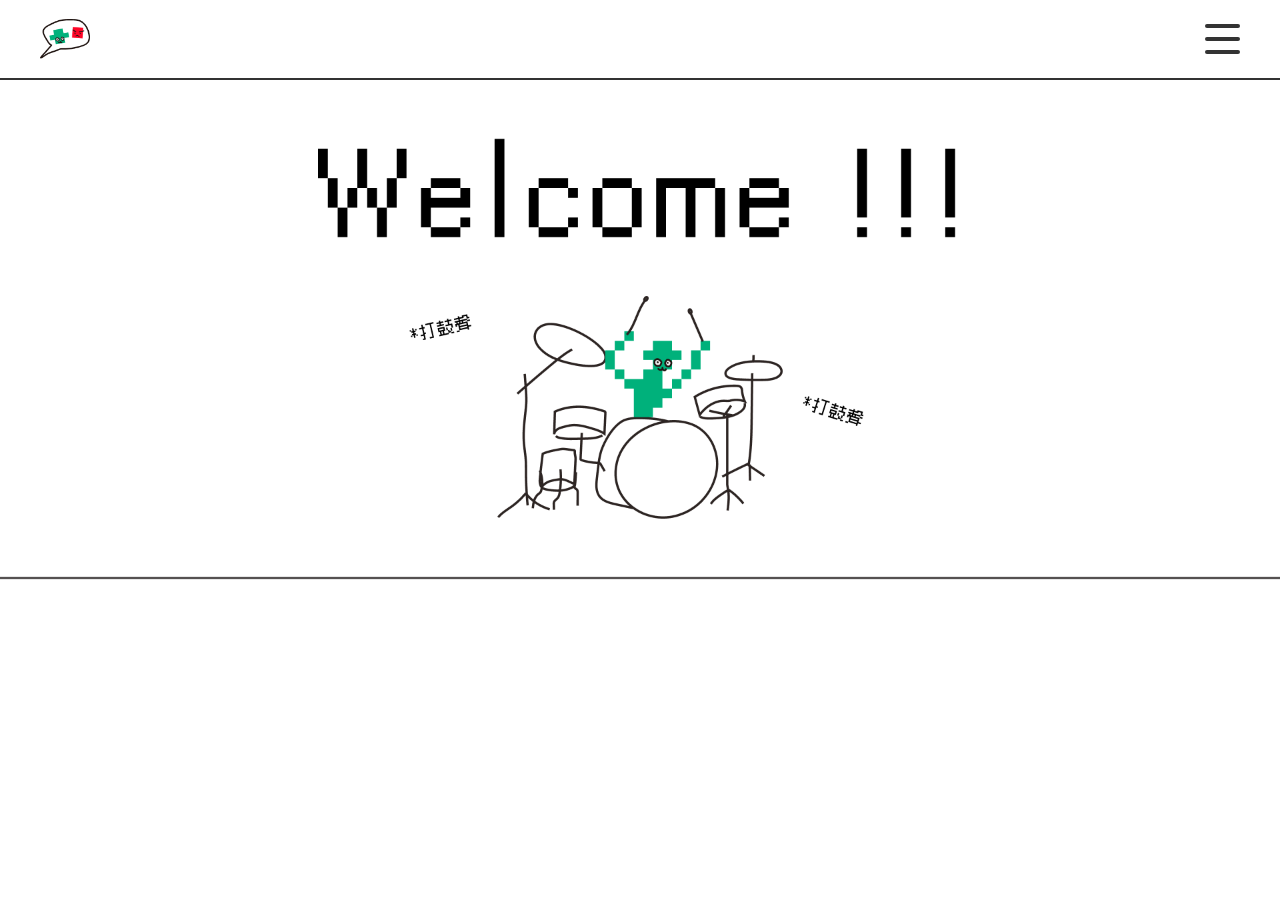
<file: re.html>
<!DOCTYPE html>
<html lang="zh-TW">
<head>
    <meta charset="UTF-8">
    <meta name="viewport" content="width=device-width, initial-scale=1.0">
    <title>Computer Intro</title>
    <style>
        /* --- 1. 字體設定 --- */
        @font-face {
            font-family: 'Cubic';
            src: url('Cubic_11.ttf') format('truetype');
        }

        * {
            margin: 0;
            padding: 0;
            box-sizing: border-box;
        }

        body {
            display: flex;
            flex-direction: column; 
            height: 100vh;
            background-color: #ffffff; 
            font-family: Arial, sans-serif;
            overflow: hidden; 
        }

        /* --- 2. 獨立頂部導覽列 (Header) --- */
        .ui-header {
            position: relative; 
            width: 100%;
            height: 80px;       
            background-color: #ffffff; 
            border-bottom: 2px solid #333; 
            display: flex;
            justify-content: space-between;
            align-items: center; 
            padding: 0 40px;     
            z-index: 1000;
        }

        .home-btn {
            display: block;
            width: 50px;
            height: 50px;
            transition: transform 0.2s;
        }
        
        .home-btn img {
            width: 100%;
            height: 100%;
            object-fit: contain;
        }

        .home-btn:hover {
            transform: scale(1.1);
        }

        .menu-container {
            position: relative;
            font-family: 'Cubic', sans-serif;
        }

        .hamburger-icon {
            width: 35px;
            height: 30px;
            cursor: pointer;
            position: relative;
            display: flex;
            align-items: center;
            justify-content: center;
        }

        .lines-wrapper {
            width: 100%;
            height: 100%;
            display: flex;
            flex-direction: column;
            justify-content: space-between;
            transition: opacity 0.2s;
        }

        .lines-wrapper span {
            display: block;
            width: 100%;
            height: 4px;
            background-color: #333;
            border-radius: 4px;
        }

        .hover-img {
            width: 150%; 
            height: 150%; 
            object-fit: contain;
            display: none;
            position: absolute;
            top: 50%;
            left: 50%;
            transform: translate(-50%, -50%); 
        }

        .hamburger-icon:hover .lines-wrapper,
        .menu-container.active .hamburger-icon .lines-wrapper {
            display: none;
        }
        .hamburger-icon:hover .hover-img,
        .menu-container.active .hamburger-icon .hover-img {
            display: block;
        }

        .menu-list {
            position: absolute;
            top: 60px;
            right: 0;
            background-color: #ffffff;
            border: 2px solid #333;
            border-radius: 8px;
            width: 140px;
            display: none;
            flex-direction: column;
            box-shadow: 0 4px 10px rgba(0,0,0,0.15);
            z-index: 1001;
        }

        .menu-list.show {
            display: flex;
        }

        .menu-list a {
            text-decoration: none;
            color: #333;
            padding: 15px;
            text-align: center;
            border-bottom: 1px solid #eee;
            font-size: 18px;
            transition: background 0.2s;
        }

        .menu-list a:last-child {
            border-bottom: none;
        }

        .menu-list a:hover {
            background-color: #f0f0f0;
            color: #000;
        }

        /* --- 3. 主要內容區域 --- */
        #main-display {
            position: relative;
            width: 100%;
            flex: 1; 
            overflow: hidden;
            background-color: #ffffff; 
        }

        /* === 場景 1：Start (開場) === */
        #scene-start {
            position: absolute;
            top: 0;
            left: 0;
            width: 100%;
            height: 100%;
            background-image: url('startpic/start.png');
            background-size: 100%; 
            background-position: center -130px; 

            background-repeat: no-repeat;
            transition: transform 0.8s ease, opacity 0.8s ease;
            z-index: 10;
        }

        #scene-start.slide-up {
            transform: translateY(-100%);
            opacity: 0;
        }

        #moving-car {
            position: absolute;
            left: -300px; 
            top: 87%; 
            width: 200px;
            height: auto;
            z-index: 10;
            animation: driveRight 4s linear infinite; 
        }

        @keyframes driveRight {
            0% { transform: translateX(0); }
            100% { transform: translateX(calc(100vw + 400px)); }
        }

        /* === 場景 2：Monday (星期一) === */
        #scene-monday {
            position: absolute;
            top: 0;
            left: 0;
            width: 100%;
            height: 100%;
            background-color: #ffffff;
            display: none; 
            overflow: hidden;
            font-family: 'Cubic', sans-serif;
            color: #333;
        }
        
        #scene-monday.visible {
            display: block;
        }

        /* --- Monday 場景物件樣式 --- */
        .text-group {
            position: absolute;
            top: 10%;
            left: 25%; 
            transform: none; 
            text-align: left; 
            z-index: 20;
        }

        .title-text {
            font-size: 30px;
            font-weight: bold;
            opacity: 0;
            transform: translateY(20px);
            transition: all 0.8s ease;
            margin-bottom: 10px;
        }
        
        .sub-text {
            font-size: 18px;
            color: #666;
            opacity: 0;
            transform: translateY(20px);
            transition: all 0.8s ease;
        }

        .text-in { opacity: 1; transform: translateY(0); }

        .left-group {
            position: absolute;
            bottom: 50px;
            left: 5%;
            width: 400px; 
            height: auto;
            opacity: 0;
            transform: translateX(-100px); 
            transition: all 1.2s ease;
            z-index: 5;
        }
        .obj-house { width: 100%; position: relative; z-index: 1;}
        
        .obj-cold { 
            position: absolute; top: 122px; right: 205px; width: 70px; z-index: 2;
            cursor: pointer;
            transform-origin: bottom center; 
        } 
        .obj-tower { 
            position: absolute; top: 38px; left: 250px; width: 30px; z-index: 2;
            cursor: pointer;
            transform-origin: bottom center;
        }

        /* 文字氣泡 */
        .obj-bubble {
            position: absolute;
            opacity: 0;
            transition: opacity 0.5s ease;
            z-index: 20;
            pointer-events: none;
            width: auto;
            height: auto;
            max-width: 210px;
        }
        #txt-tower { top: 100px; left: 260px; }
        #txt-cold { top: -120px; right: 200px; }
        .bubble-visible { opacity: 1; }

        /* 晃動動畫 */
        @keyframes shake-idle {
            0% { transform: rotate(0deg); }
            5% { transform: rotate(8deg); }
            10% { transform: rotate(-8deg); }
            15% { transform: rotate(8deg); }
            20% { transform: rotate(0deg); }
            100% { transform: rotate(0deg); }
        }
        .anim-shake {
            animation: shake-idle 3s infinite; 
        }

        .right-group {
            position: absolute;
            top: 0%; 
            right: 5%;
            width: 165px;
            opacity: 0;
            transform: translateX(100px); 
            transition: all 1.2s ease;
            z-index: 15;
        }
        .obj-intersac { width: 100%; }
        .slide-in-active { opacity: 1; transform: translateX(0); }

        .bottom-group {
            position: absolute;
            bottom: 20px;
            left: 55%; 
            transform: translateX(-50%) translateY(50px);
            opacity: 0;
            transition: all 1s ease;
            z-index: 4;
        }
        .obj-water { width: 180px; }
        .slide-up-active { opacity: 1; transform: translateX(-50%) translateY(0); }

        .obj-rain {
            position: absolute;
            top: 15%;
            left: 40%;
            width: 30%;
            opacity: 0;
            transition: all 1s ease;
            z-index: 8;
            pointer-events: none;
        }
        .rain-active { opacity: 0.6; }

        .green-man-container {
            position: absolute;
            bottom: 30px;
            right: 25%; 
            width: 230px;
            opacity: 0;
            transform: translateX(50px); 
            transition: all 1s ease;
            z-index: 7;
        }
        .obj-green { width: 100%; }
        .green-in { opacity: 1; transform: translateX(0); }

        .car-container-monday {
            position: absolute;
            bottom: 40px;
            left: 100vw; 
            width: 250px;
            z-index: 6;
        }
        .obj-car-monday { width: 100%; }

        @keyframes carDriveBy {
            0% { left: 110vw; }
            40% { left: 55%; } 
            100% { left: -400px; } 
        }
        .car-run { animation: carDriveBy 2.5s linear forwards; }

        /* === 場景 3：Tuesday 樣式 === */
        #scene-tuesday {
            position: absolute;
            top: 0;
            left: 100%;
            width: 100%;
            height: 100%;
            background-color: #ffffff;
            overflow: hidden;
            transition: transform 1s ease;
            z-index: 30;
            font-family: 'Cubic', sans-serif;
        }
        #scene-tuesday.active { transform: translateX(-100%); }

        #tues-text-group {
            position: absolute;
            top: 10%;
            left: 25%; 
            transform: none; 
            text-align: left; 
            z-index: 20;
        }
        .obj-intersac2 {
            position: absolute;
            top: 5%;
            left: 10%;
            width: 150px;
            opacity: 0;
            transition: opacity 1s ease;
        }
        .obj-mrt {
            position: absolute;
            top: 13%;
            right: 14%;
            width: 550px;
            opacity: 0;
            transition: opacity 1s ease;
        }
        .bg-visible { opacity: 1; }

        .grandma-container {
            position: absolute;
            bottom: 10%; 
            right: -300px; 
            width: 200px; 
            height: auto;
            z-index: 10;
            pointer-events: none;
        }
        .obj-greenma { width: 100%; }
        @keyframes grandmaWalk {
            0% { right: -300px; }
            100% { right: 57%; } 
        }
        .grandma-walking { animation: grandmaWalk 4s linear forwards; }

        .flowers-on-road {
            position: absolute;
            width: 100%;
            height: 100%;
            top: 0;
            left: 0;
            pointer-events: none;
            z-index: 5; 
        }
        .obj-flo {
            width: 30px;
            position: absolute;
            bottom: 10%; 
            opacity: 0; 
        }
        .flo1 { right: 35%; }
        .flo2 { right: 40%; }
        .flo3 { right: 45%; }
        .flo4 { right: 50%; }

        @keyframes flowerDrop {
            0% { opacity: 0; transform: scale(0.5); }
            100% { opacity: 1; transform: scale(1); }
        }
        .flo-anim { animation: flowerDrop 1s ease-out forwards; }

        .red-container {
            position: absolute;
            bottom: 10%;
            right: -200px;
            width: 20px;
            opacity: 0;
            transition: all 1.5s ease;
            z-index: 6;
        }
        .obj-red { width: 120px; }
        .obj-bag { 
            width: 60px; 
            position: absolute; 
            bottom: 3px; 
            right: -110px; 
        }
        .red-enter { opacity: 1; right: 31%; }

        .dialogue-container {
            position: absolute;
            bottom: 40%;
            right: 10%; 
            opacity: 0;
            transform: scale(0.5);
            transition: all 0.5s cubic-bezier(0.175, 0.885, 0.32, 1.275); 
        }
        .obj-line { width: 30px; position: absolute; bottom: -50px; right: 150px;}
        .obj-word { width: 100px; position: absolute; bottom: -100px; right: 300px;}
        .dialogue-show { opacity: 1; transform: scale(1); }

        .obj-bubble-tues {
            position: absolute;
            opacity: 0;
            transition: opacity 0.5s ease;
            z-index: 20;
            pointer-events: none; 
            width: 230px; 
            height: auto;
        }
        #btn-greenma { cursor: pointer; pointer-events: auto; }
        #txt-greenma { top: -100px; left: -250px; }
        #btn-bag { cursor: pointer; pointer-events: auto; z-index: 15; }
        #txt-bag { top: -120px; right: 0px; }
        .bubble-show { opacity: 1; }

        /* === 場景 4：Wednesday 樣式 === */
        #scene-wednesday {
            position: absolute;
            top: 0;
            left: 100%;
            width: 100%;
            height: 100%;
            background-color: #ffffff;
            overflow: hidden;
            transition: transform 1s ease;
            z-index: 40;
        }
        
        #scene-wednesday.active {
            transform: translateX(-100%);
        }

        #wed-text-group {
            position: absolute;
            top: 10%;
            left: 25%;
            z-index: 20;
            font-family: 'Cubic', sans-serif;
            text-align: left;
            transition: opacity 1s ease; 
        }

        .wed-obj-container {
            position: absolute;
            width: 100%;
            height: 100%;
            top: 0;
            left: 0;
            pointer-events: none; 
            transition: opacity 1s ease; 
        }

        /* 1. 三角錐 Triangle */
        .obj-triangle-wrapper {
            position: absolute;
            bottom: 35%;
            left: 30%;
            width: 100px;
            opacity: 0;
            transform: translateX(-50px);
            transition: all 1s ease;
            transform-origin: bottom center;
            z-index: 5;
            pointer-events: none;
        }
        
        /* 2. 坑洞 Hole */
        .obj-hole-wrapper {
            position: absolute;
            bottom: 25%;
            right: 35%;
            width: 250px;
            opacity: 0;
            transform: translateX(50px);
            transition: all 1s ease;
            z-index: 5;
            pointer-events: none;
        }
        
        #btn-triangle, #btn-hole {
            width: 100%;
            cursor: pointer;
            pointer-events: auto;
        }
        
        .obj-greenwed {
            position: absolute;
            bottom: 90px;
            left: 50%;
            transform: translateX(-50%);
            width: 220px;
            z-index: 6;
            transition: transform 1.5s ease-in;
        }

        .obj-bubble-wed {
            position: absolute;
            opacity: 0;
            transition: opacity 0.3s ease;
            z-index: 25;
            pointer-events: none;
            width: 150px;
        }
        
        #txt-triangle { top: -100px; left: 0px; }
        #txt-hole { top: -120px; right: 0px; }

        .wed-enter-left { opacity: 1; transform: translateX(0); }
        .wed-enter-right { opacity: 1; transform: translateX(0); }

        .fade-out-scene { opacity: 0 !important; pointer-events: none; }

        @keyframes shake-irregular {
            0% { transform: rotate(0deg); }
            10% { transform: rotate(5deg); }
            20% { transform: rotate(-5deg); }
            30% { transform: rotate(3deg); }
            40% { transform: rotate(0deg); }
            100% { transform: rotate(0deg); }
        }
        .anim-shake-random { animation: shake-irregular 4s infinite; }

        .green-fall {
            transform: translateX(-50%) translateY(500px) !important;
        }

        .black-transition {
            position: absolute;
            bottom: -100%;
            left: 0;
            width: 100%;
            height: 100%;
            z-index: 30;
            transition: bottom 2s cubic-bezier(0.25, 1, 0.5, 1);
            display: flex;
            align-items: flex-end;
            pointer-events: none;
        }
        .obj-black { width: 100%; height: auto; display: block; }
        
        .black-rise { bottom: 0; }

        .black-bg-layer {
            position: absolute;
            top: 0;
            left: 0;
            width: 100%;
            height: 100%;
            background-color: #000;
            opacity: 0;
            z-index: 29; 
            transition: opacity 1.5s ease;
            pointer-events: none;
        }
        
        .bg-dark-active { 
            opacity: 1; 
            z-index: 35; 
            pointer-events: auto;
        }
        
        .final-dark-scene {
            position: absolute;
            top: 0;
            left: 0;
            width: 100%;
            height: 100%;
            background-image: url('startpic/allblack.png');
            background-size: cover;
            opacity: 0;
            z-index: 50;
            pointer-events: none;
            transition: opacity 2s ease;
        }
        
        .final-active { 
            opacity: 1; 
            pointer-events: auto; 
            cursor: url("data:image/svg+xml,%3Csvg xmlns='http://www.w3.org/2000/svg' width='32' height='32'%3E%3Ccircle cx='16' cy='16' r='15' fill='white'/%3E%3C/svg%3E") 16 16, pointer;
        }

        .obj-greenwed2 {
            position: absolute;
            top: 50%;
            left: 30%;
            width: 230px;
            margin-top: -50px;
            margin-left: -50px;
            animation: spin 5s linear infinite;
            z-index: 52; 
        }
        @keyframes spin { 100% { transform: rotate(360deg); } }

        #wed-expand-spotlight {
            position: absolute;
            top: 50%;
            left: 30%;
            width: 230px;
            transform: translate(-50%, -50%) scale(0);
            opacity: 0;
            z-index: 55;
            pointer-events: none;
            transition: opacity 0.5s ease;
        }

        .float-num {
            position: absolute;
            width: 30px;
            opacity: 0.7;
        }
        @keyframes float {
            0% { transform: translateY(0px) translateX(0px); }
            50% { transform: translateY(-20px) translateX(10px); }
            100% { transform: translateY(0px) translateX(0px); }
        }
        .float-anim { animation: float 6s ease-in-out infinite; }

        /* === 場景 5：Thursday 樣式 === */
        #scene-thursday {
            position: absolute;
            top: 0;
            left: 0;
            width: 100%;
            height: 100%;
            background-color: #ffffff;
            z-index: 70; 
            opacity: 0;
            pointer-events: none;
            transition: opacity 1.5s ease;
            display: flex;
            justify-content: center;
            align-items: center; 
            overflow: hidden;
            font-family: 'Cubic', sans-serif;
        }

        #scene-thursday.active {
            opacity: 1;
            pointer-events: auto;
            cursor: default; 
        }

        #thurs-text-group {
            position: absolute;
            top: 15%;
            left: 50%;
            transform: translateX(-50%);
            text-align: center;
            z-index: 80;
        }
        
        .video-container {
            width: 90%;
            max-width: 1400px;
            opacity: 0;
            transform: scale(0.9);
            transition: all 1.5s ease;
            z-index: 75;
        }
        .video-container video { width: 100%; height: auto; }
        .video-in { opacity: 1; transform: scale(1); }

        #thurs-license {
            position: absolute;
            top: -100%; 
            left: 50%;
            transform: translateX(-50%);
            width: 400px;
            transition: top 1.5s cubic-bezier(0.175, 0.885, 0.32, 1.275);
            z-index: 85;
        }
        .license-drop { top: 30% !important; }

        #thurs-no {
            position: absolute;
            top: 95%;
            left: 65%;
            width: 100px;
            margin-left: -200px;
            margin-top: -200px;
            transform: scale(5); 
            opacity: 0;
            transition: all 1s ease-in;
            z-index: 90;
        }
        .no-shrink { transform: scale(1) !important; opacity: 1 !important; }

        /* === 場景 6：Friday 樣式 (新增) === */
        #scene-friday {
            position: absolute;
            top: 0;
            left: 100%; 
            width: 100%;
            height: 100%;
            background-color: #ffffff;
            z-index: 80; /* 比 Thursday 高 */
            transition: transform 1s ease;
            overflow: hidden;
            font-family: 'Cubic', sans-serif;
        }
        
        #scene-friday.active {
            transform: translateX(-100%); /* 滑入 */
        }
        
        /* 樹葉遮罩 */
        .leaf-mask {
            position: absolute;
            width: 60%; 
            height: auto;
            z-index: 10;
            opacity: 1;
            /* 使用 transform 讓移動更絲滑 */
            transition: transform 2s cubic-bezier(0.33, 1, 0.68, 1), opacity 0.5s ease;
        }
        /* 初始位置：四個角落 (預設狀態) */
        #leaf1 { top: -60%; left: -60%; transform: rotate(0deg); }
        #leaf2 { top: -60%; right: -60%; transform: rotate(90deg); }
        #leaf3 { bottom: -60%; left: -60%; transform: rotate(-90deg); }
        #leaf4 { bottom: -60%; right: -60%; transform: rotate(180deg); }

        /* 聚攏遮住畫面 (跑到中間) */
        .leaf-center {
            top: 50% !important;
            left: 50% !important;
            right: auto !important;
            bottom: auto !important;
            transform: translate(-50%, -50%) scale(1.6) rotate(360deg) !important;
        }

        /* 散開跑出去 (比初始更遠) */
        .leaf-fly-out {
            transition: transform 1.5s ease-in;
        }
        #leaf1.leaf-fly-out { transform: translate(-100vw, -100vh) rotate(-45deg) !important; }
        #leaf2.leaf-fly-out { transform: translate(100vw, -100vh) rotate(135deg) !important; }
        #leaf3.leaf-fly-out { transform: translate(-100vw, 100vh) rotate(-135deg) !important; }
        #leaf4.leaf-fly-out { transform: translate(100vw, 100vh) rotate(225deg) !important; }

        /* 隱藏 (淡出) */
        .leaf-hide {
            opacity: 0 !important; 
            pointer-events: none;
        }

        /* Leaf 背景圖層 */
        #fri-bg-leaf {
            position: absolute;
            /* --- 1. 水平置中設定 --- */
            left: 50%;
            transform: translateX(-50%);

            /* --- 2. 位置上去一點 --- */
            /* 數值越小越靠上，甚至可以是負數 (例如 -50px) */
            top: -10%; 
            width: 100%;  /* 原本 80%，改小 */
            height: 120%; /* 原本 100%，改小，避免太長 */
            
            background-image: url('startpic/leaf.png');
            background-size: cover;
            opacity: 0;
            z-index: 8; 
            transition: opacity 0.8s ease;
        }
        .bg-show { opacity: 1 !important; }

        /* 互動花朵 */
        .fri-flower {
            position: absolute;
            width: 50px;
            opacity: 0;
            cursor: pointer;
            z-index: 15;
            transition: opacity 1s ease;
        }
        #fl1 { top: 30%; left: 20%; }
        #fl2 { top: 17%; right: 15%; }
        #fl3 { top: 75%; left: 20%; }
        #fl4 { bottom: 16%; right: 20%; }
        
        .fl-show { opacity: 1; }

        #fri-fltext {
            position: absolute;
            top: 50%;
            left: 50%;
            transform: translate(-50%, -50%);
            width: 300px;
            opacity: 0;
            z-index: 20;
            pointer-events: none;
            transition: opacity 0.3s ease;
        }

        /* 右側文字 Word1 */
        #fri-word {
            position: absolute;
            
            /* --- 1. 垂直置中 (Vertical Center) --- */
            top: 20%;
            /* translateY(-50%) 會讓它以自身高度的一半往回拉，達成精準垂直置中 */
            transform: translateY(-50%);

            /* --- 2. 初始位置 (動畫開始前) --- */
            /* 把它放在右邊螢幕外面，這樣等下會有滑入的效果 */
            /* 修正：原本是用 left，現在統一用 right 避免衝突 */
            right: -300px; 

            width: 200px;
            opacity: 0;
            transition: all 1s ease;
            z-index: 18;
        }

        .word-in { 
            opacity: 1 !important; 
            
            /* --- 3. 進場後的位置 (靠右一點) --- */
            /* 20% 代表距離右邊邊緣 20% 的距離 */
            /* 如果覺得太右邊，把 20% 改大 (例如 30%) */
            /* 如果覺得不夠右邊，把 20% 改小 (例如 10%) */
            right: 30% !important; 
        }

        /* Friday 背景 */
        #fri-bg-final {
            position: absolute;
            
            /* --- 1. 水平置中設定 --- */
            left: 50%;
            transform: translateX(-50%);

            /* --- 2. 位置上去一點 --- */
            /* 數值越小越靠上，甚至可以是負數 (例如 -50px) */
            top: -22%; 

            /* --- 3. 圖片小一點 --- */
            width: 100%;  /* 原本 80%，改小 */
            height: 140%; /* 原本 100%，改小，避免太長 */

            /* --- 4. 圖片顯示方式 --- */
            background-image: url('startpic/friday.png');
            /* 建議用 contain：確保整張圖完整顯示不變形 */
            /* 如果你想要填滿框框但切掉邊緣，請改回 'cover' */
            background-size: contain; 
            background-repeat: no-repeat; /* 不重複 */
            background-position: center top; /* 圖片在容器內靠上置中 */

            /* --- 5. 動畫設定 --- */
            opacity: 0;
            z-index: 25;
            transition: opacity 1s ease;
        }

        /* 禁止車與樓梯 */
        #fri-nocar {
            position: absolute;
            bottom: 8%;
            left: 40%;
            width: 80px;
            opacity: 0;
            cursor: pointer;
            z-index: 30;
        }
        #fri-stair {
            position: absolute;
            bottom: -10%;
            right: 18%;
            width: 800px;
            opacity: 0;
            cursor: pointer;
            z-index: 30;
        }
        .obj-fade-in { opacity: 1 !important; }

        /* 機車 Motor 1-4 */
        .fri-motor {
            position: absolute;
            bottom: 8%;
            width: 75px;
            opacity: 0;
            z-index: 28;
            transition: opacity 0.5s ease;
        }
        #motor4 { left: 47%; }
        #motor3 { left: 52%; }
        #motor2 { left: 57%; }
        #motor1 { left: 62%; }

        /* 灰色簾幕 Gray -> Allgray */
        #fri-gray-curtain {
            position: absolute;
            top: -150%;
            left: 0;
            width: 100%;
            height: 140%;
            background-image: url('startpic/gray.png');
            background-size: cover;
            z-index: 40;
            transition: top 2s cubic-bezier(0.25, 1, 0.5, 1);
        }
        .curtain-down { top: 0 !important; }
        
        #fri-allgray {
            position: absolute;
            top: 0;
            left: 0;
            width: 100%;
            height: 100%;
            background-image: url('startpic/allgray.png');
            background-size: cover;
            opacity: 0;
            z-index: 41;
            transition: opacity 1.5s ease;
            pointer-events: none;
        }

    </style>
</head>
<body>

    <div class="ui-header">
        <a href="index.html?skip=true" class="home-btn">
            <img src="firstpic/home.png" alt="Home">
        </a>
        <div class="menu-container" id="menuContainer">
            <div class="hamburger-icon" onclick="toggleMenu()">
                <div class="lines-wrapper">
                    <span></span><span></span><span></span>
                </div>
                <img src="firstpic/hover.png" alt="Menu Hover" class="hover-img">
            </div>
            <div class="menu-list" id="menuList">
                <a href="bookri.html">關於</a>
                <a href="#">周邊</a>
                <a href="#">活動</a>
                <a href="calender.html">品牌</a>
                <a href="computer.html">地圖</a>
            </div>
        </div>
    </div>

    <div id="main-display">
        
        <div id="scene-start">
            <img id="moving-car" src="firstpic/car.gif" alt="Moving Car">
        </div>

        <div id="scene-monday">
            <div class="text-group">
                <div class="title-text" id="text1">星期一</div>
                <div class="sub-text" id="text2">討厭的開工日總會迎來雨天</div>
            </div>
            <div class="left-group" id="grp-left">
                <img src="startpic/towertext.png" class="obj-bubble" id="txt-tower">
                <img src="startpic/coldtext.png" class="obj-bubble" id="txt-cold">
                <img src="startpic/tower.png" class="obj-tower" id="btn-tower">
                <img src="startpic/cold.png" class="obj-cold" id="btn-cold">
                <img src="startpic/house.png" class="obj-house">
            </div>
            <div class="right-group" id="grp-right">
                <img src="startpic/intersac.png" class="obj-intersac">
            </div>
            <div class="bottom-group" id="grp-water">
                <img src="startpic/water.png" class="obj-water" id="img-water">
            </div>
            <img src="startpic/rain.png" class="obj-rain" id="img-rain">
            <div class="green-man-container" id="grp-green">
                <img src="startpic/green.png" class="obj-green" id="img-green">
            </div>
            <div class="car-container-monday" id="grp-car">
                <img src="startpic/car.png" class="obj-car-monday">
            </div>
        </div>

        <div id="scene-tuesday">
            <div class="text-group" id="tues-text-group">
                <div class="title-text" id="tues-title">星期二</div>
                <div class="sub-text" id="tues-sub">阿嬤！你的花掉光光了！</div>
            </div>
            <div class="tues-bg-group">
                <img src="startpic/intersac2.png" class="obj-intersac2" id="tues-intersac">
                <img src="startpic/mrt.png" class="obj-mrt" id="tues-mrt">
            </div>
            <div class="flowers-on-road">
                <img src="startpic/flo1.png" class="obj-flo flo1">
                <img src="startpic/flo2.png" class="obj-flo flo2">
                <img src="startpic/flo3.png" class="obj-flo flo3">
                <img src="startpic/flo4.png" class="obj-flo flo4">
            </div>
            <div class="grandma-container" id="grp-grandma">
                <img src="startpic/greenma.png" class="obj-greenma" id="btn-greenma">
                <img src="startpic/greenmatext.png" class="obj-bubble-tues" id="txt-greenma">
            </div>
            <div class="red-container" id="grp-red">
                <img src="startpic/bag.png" class="obj-bag" id="btn-bag">
                <img src="startpic/red.png" class="obj-red">
                <img src="startpic/bagtext.png" class="obj-bubble-tues" id="txt-bag">
            </div>
            <div class="dialogue-container" id="grp-dialogue">
                <img src="startpic/line.png" class="obj-line">
                <img src="startpic/word.png" class="obj-word">
            </div>
        </div>

        <div id="scene-wednesday">
            
            <div class="text-group" id="wed-text-group">
                <div class="title-text" id="wed-title">星期三</div>
                <div class="sub-text" id="wed-sub">走路不要滑手機啊！！！</div>
            </div>

            <div class="wed-obj-container">
                <div class="obj-triangle-wrapper" id="grp-triangle">
                    <img src="startpic/triangletext.png" class="obj-bubble-wed" id="txt-triangle">
                    <img src="startpic/triangle.png" id="btn-triangle">
                </div>
                
                <div class="obj-hole-wrapper" id="grp-hole">
                    <img src="startpic/holetext.png" class="obj-bubble-wed" id="txt-hole">
                    <img src="startpic/hole.png" id="btn-hole">
                    <img src="startpic/greenwed.png" class="obj-greenwed" id="wed-green-fall">
                </div>
            </div>

            <div class="black-transition" id="wed-black-trans">
                <img src="startpic/black.png" class="obj-black">
            </div>
            <div class="black-bg-layer" id="wed-black-bg"></div>

            <div class="final-dark-scene" id="wed-final-scene">
                <img src="startpic/spotlight.png" id="wed-expand-spotlight">
                <img src="startpic/greenwed2.png" class="obj-greenwed2" id="wed-green-spin">
                <img src="startpic/1.png" class="float-num float-anim" style="top:20%; left:10%; width: 50px; animation-delay:0s;">
                <img src="startpic/2.png" class="float-num float-anim" style="top:70%; left:15%; width: 50px; animation-delay:1s;">
                <img src="startpic/3.png" class="float-num float-anim" style="top:40%; left:25%; width: 30px; animation-delay:2s;">
                <img src="startpic/4.png" class="float-num float-anim" style="top:10%; left:60%; width: 30px; animation-delay:0.5s;">
                <img src="startpic/5.png" class="float-num float-anim" style="top:80%; left:50%; width: 40px; animation-delay:1.5s;">
                <img src="startpic/6.png" class="float-num float-anim" style="top:30%; left:80%; width: 30px; animation-delay:2.5s;">
                <img src="startpic/7.png" class="float-num float-anim" style="top:60%; left:85%; width: 30px; animation-delay:0.2s;">
                <img src="startpic/8.png" class="float-num float-anim" style="top:50%; left:45%; width: 70px; animation-delay:1.2s;">
                <img src="startpic/9.png" class="float-num float-anim" style="top:15%; left:35%; width: 50px; animation-delay:2.2s;">
            </div>

        </div>

        <div id="scene-thursday">
            <div id="thurs-text-group">
                <div class="title-text" id="thurs-title">星期四</div>
                <div class="sub-text" id="thurs-sub">考到駕照的第一天.......</div>
            </div>
            <div class="video-container" id="thurs-video-box">
                <video id="thurs-video" src="startpic/car.mp4" muted loop playsinline></video>
            </div>
            <img src="startpic/license.png" id="thurs-license">
            <img src="startpic/no.png" id="thurs-no">
        </div>

        <div id="scene-friday">
            
            <img src="startpic/leaf1.png" class="leaf-mask" id="leaf1">
            <img src="startpic/leaf2.png" class="leaf-mask" id="leaf2">
            <img src="startpic/leaf3.png" class="leaf-mask" id="leaf3">
            <img src="startpic/leaf4.png" class="leaf-mask" id="leaf4">

            <div id="fri-bg-leaf"></div>

            <img src="startpic/fl1.png" class="fri-flower anim-shake-random" id="fl1">
            <img src="startpic/fl2.png" class="fri-flower anim-shake-random" id="fl2">
            <img src="startpic/fl3.png" class="fri-flower anim-shake-random" id="fl3">
            <img src="startpic/fl4.png" class="fri-flower anim-shake-random" id="fl4">
            <img src="startpic/fltext.png" id="fri-fltext"> 

            <img src="startpic/word1.png" id="fri-word">

            <div id="fri-bg-final"></div>

            <img src="startpic/nocar.png" class="anim-shake-random" id="fri-nocar">

            <img src="startpic/motor1.png" class="fri-motor" id="motor1">
            <img src="startpic/motor2.png" class="fri-motor" id="motor2">
            <img src="startpic/motor3.png" class="fri-motor" id="motor3">
            <img src="startpic/motor4.png" class="fri-motor" id="motor4">

            <div id="fri-gray-curtain"></div>
            <div id="fri-allgray"></div>

        </div>

    </div>

    <script>
        function toggleMenu() {
            const menuList = document.getElementById('menuList');
            const menuContainer = document.getElementById('menuContainer');
            menuList.classList.toggle('show');
            menuContainer.classList.toggle('active');
        }
        document.addEventListener('click', (e) => {
            const mc = document.getElementById('menuContainer');
            if (!mc.contains(e.target)) {
                document.getElementById('menuList').classList.remove('show');
                mc.classList.remove('active');
            }
        });


        // --- 互動邏輯：Monday ---
        const btnTower = document.getElementById('btn-tower');
        const btnCold = document.getElementById('btn-cold');
        const txtTower = document.getElementById('txt-tower');
        const txtCold = document.getElementById('txt-cold');

        btnTower.addEventListener('click', function() {
            this.classList.remove('anim-shake');
            txtTower.classList.add('bubble-visible');
        });
        btnCold.addEventListener('click', function() {
            this.classList.remove('anim-shake');
            txtCold.classList.add('bubble-visible');
        });


        // --- 轉場與動畫邏輯 ---
        let currentScene = 1; 
        let isTransitioning = false; 

        // 1. 【新增】Monday 的步驟變數
        let mondayStep = 0; 
        
        let tuesdayStep = 0; 
        let wednesdayStep = 0;
        let thursdayStep = 0;
        let fridayStep = 0;

        let isHoveringGreen = false; 
        let wedSpotlightScale = 0;   
        let spotlightImg = document.getElementById('wed-expand-spotlight');

        window.addEventListener('wheel', (e) => {
            if (isTransitioning) return;

            if (e.deltaY > 0) {
                if (currentScene === 1) { 
                    goToSceneMonday(); 
                }
                // 2. 【修改】Monday 的滾動邏輯
                else if (currentScene === 2) { 
                    playNextMondayStep();
                }
                else if (currentScene === 3) { 
                    playNextTuesdayStep();
                }
                else if (currentScene === 3) { playNextTuesdayStep(); }
                else if (currentScene === 4) {
                    if (wednesdayStep < 5) { playNextWednesdayStep(); } 
                    else if (isHoveringGreen) { handleSpotlightExpand(); }
                }
                else if (currentScene === 5) {
                    if (thursdayStep < 4) {
                        playNextThursdayStep();
                    } else {
                        goToSceneFriday();
                    }
                }
                else if (currentScene === 6) {
                    playNextFridayStep();
                }
            }
        });

        // -----------------------
        // Spotlight Expansion
        // -----------------------
        function handleSpotlightExpand() {
            if (getComputedStyle(spotlightImg).opacity == 0) {
                spotlightImg.style.opacity = 1;
                spotlightImg.style.transform = `translate(-50%, -50%) scale(1)`;
                wedSpotlightScale = 1;
            } else {
                wedSpotlightScale += 5; 
                spotlightImg.style.transform = `translate(-50%, -50%) scale(${wedSpotlightScale})`;
                if (wedSpotlightScale > 40) { 
                    goToSceneThursday();
                }
            }
        }

        // -----------------------
        // Scene Transitions
        // -----------------------
        function goToSceneMonday() {
            isTransitioning = true;
            currentScene = 2;
            const sceneStart = document.getElementById('scene-start');
            const sceneMonday = document.getElementById('scene-monday');
            
            sceneStart.classList.add('slide-up');
            sceneMonday.classList.add('visible');
            
            // 【修改】初始化 Monday 步驟，但不自動播放
            mondayStep = 0; 
            
            // 選擇性：如果您希望切換過去時自動顯示第一步(標題)，可以取消下面這行的註解
            // playNextMondayStep(); 

            setTimeout(() => { isTransitioning = false; }, 1000);
        }

        function goToSceneTuesday() {
            isTransitioning = true;
            currentScene = 3;
            const sceneTuesday = document.getElementById('scene-tuesday');
            sceneTuesday.classList.add('active'); 
            setTimeout(() => { isTransitioning = false; }, 1000);
        }

        function goToSceneWednesday() {
            isTransitioning = true;
            currentScene = 4;
            const sceneWednesday = document.getElementById('scene-wednesday');
            sceneWednesday.classList.add('active'); 
            setTimeout(() => { isTransitioning = false; }, 1000);
        }

        function goToSceneThursday() {
            isTransitioning = true;
            currentScene = 5;
            const sceneThursday = document.getElementById('scene-thursday');
            sceneThursday.classList.add('active');
            setTimeout(() => { isTransitioning = false; }, 1000);
        }

        function goToSceneFriday() {
            isTransitioning = true;
            currentScene = 6;
            console.log("切換至星期五...");

            const sceneFriday = document.getElementById('scene-friday');
            sceneFriday.classList.add('active'); 
            
            // 自動觸發第一步 (葉子飛入)
            setTimeout(() => {
                playNextFridayStep();
            }, 800); // 稍微等待場景滑入

            setTimeout(() => { isTransitioning = false; }, 1000);
        }

        // -----------------------
        // Step Logic
        // -----------------------

        // 3. 【新增】Monday 的分步動畫函式
        function playNextMondayStep() {
            // 如果已經跑完 4 步，再滾動就切換到星期二
            if (mondayStep >= 4) {
                goToSceneTuesday();
                return;
            }

            mondayStep++;
            isTransitioning = true;
            // 設定一個短暫冷卻時間，避免滾太快
            setTimeout(() => { isTransitioning = false; }, 800);

            switch(mondayStep) {
                case 1: // 步驟 1：文字浮現
                    document.getElementById('text1').classList.add('text-in');
                    setTimeout(() => { document.getElementById('text2').classList.add('text-in'); }, 300);
                    break;

                case 2: // 步驟 2：左右建築 & 水窪滑入
                    document.getElementById('grp-left').classList.add('slide-in-active');
                    document.getElementById('grp-right').classList.add('slide-in-active');
                    document.getElementById('grp-water').classList.add('slide-up-active');
                    // 讓物件開始晃動
                    document.getElementById('btn-tower').classList.add('anim-shake');
                    document.getElementById('btn-cold').classList.add('anim-shake');
                    break;

                case 3: // 步驟 3：下雨 & 綠人出現
                    document.getElementById('img-rain').classList.add('rain-active');
                    setTimeout(() => { 
                        document.getElementById('grp-green').classList.add('green-in'); 
                    }, 500);
                    break;

                case 4: // 步驟 4：車子開過 + 濺起水花
                    document.getElementById('grp-car').classList.add('car-run'); 
                    
                    // 車子開到一半(約1秒後)觸發水花動畫
                    setTimeout(() => {
                        const imgWater = document.getElementById('img-water');
                        const imgGreen = document.getElementById('img-green');

                        // 1. 碰到水 (water1)
                        imgWater.src = "startpic/water1.png";
                        imgGreen.src = "startpic/green1.png";
                        
                        // 2. 濺起 (water2)
                        setTimeout(() => {
                            imgWater.src = "startpic/water2.png";
                            imgGreen.src = "startpic/green2.png";
                            
                            // 3. 恢復平靜 (water)
                            setTimeout(() => {
                                imgWater.src = "startpic/water.png";
                                // 如果希望綠人也恢復，把下面註解打開
                                // imgGreen.src = "startpic/green.png";
                            }, 300);
                        }, 200);
                    }, 1000); 
                    break;
            }
        }

        function playNextTuesdayStep() {
            if(tuesdayStep < 5) {
                tuesdayStep++;
                isTransitioning = true;
                setTimeout(() => { isTransitioning = false; }, 800);
                
                switch(tuesdayStep) {
                    case 1: 
                        document.getElementById('tues-title').classList.add('text-in');
                        setTimeout(() => { document.getElementById('tues-sub').classList.add('text-in'); }, 300);
                        break;
                    case 2: 
                        document.getElementById('tues-intersac').classList.add('bg-visible');
                        document.getElementById('tues-mrt').classList.add('bg-visible');
                        break;
                    case 3: 
                        document.getElementById('grp-grandma').classList.add('grandma-walking');
                        const flos = document.querySelectorAll('.obj-flo');
                        setTimeout(() => { flos[0].classList.add('flo-anim'); }, 2500); 
                        setTimeout(() => { flos[1].classList.add('flo-anim'); }, 3000); 
                        setTimeout(() => { flos[2].classList.add('flo-anim'); }, 3500); 
                        setTimeout(() => { flos[3].classList.add('flo-anim'); }, 4000); 
                        break;
                    case 4: 
                        document.getElementById('grp-red').classList.add('red-enter');
                        break;
                    case 5: 
                        document.getElementById('grp-dialogue').classList.add('dialogue-show');
                        break;
                }
            } else {
                goToSceneWednesday();
            }
        }

        function playNextWednesdayStep() {
            wednesdayStep++;
            isTransitioning = true;
            setTimeout(() => { isTransitioning = false; }, 1000); 

            switch(wednesdayStep) {
                case 1: 
                    document.getElementById('wed-title').classList.add('text-in');
                    setTimeout(() => { document.getElementById('wed-sub').classList.add('text-in'); }, 300);
                    break;
                case 2: 
                    const tri = document.getElementById('grp-triangle');
                    const holeGrp = document.getElementById('grp-hole');
                    tri.classList.add('wed-enter-left');
                    holeGrp.classList.add('wed-enter-right');
                    setTimeout(() => {
                        tri.classList.add('anim-shake-random');
                        holeGrp.classList.add('anim-shake-random');
                    }, 1000);
                    break;
                case 3: 
                    document.getElementById('wed-green-fall').classList.add('green-fall');
                    break;
                case 4: 
                    document.getElementById('wed-text-group').classList.add('fade-out-scene');
                    document.querySelector('.wed-obj-container').classList.add('fade-out-scene');
                    const blackTrans = document.getElementById('wed-black-trans');
                    blackTrans.classList.add('black-rise'); 
                    setTimeout(() => {
                        document.getElementById('wed-black-bg').classList.add('bg-dark-active');
                    }, 800); 
                    break;
                case 5: 
                    document.getElementById('wed-final-scene').classList.add('final-active');
                    break;
            }
        }

        function playNextThursdayStep() {
            thursdayStep++;
            isTransitioning = true;
            setTimeout(() => { isTransitioning = false; }, 800);

            switch(thursdayStep) {
                case 1: 
                    document.getElementById('thurs-title').classList.add('text-in');
                    setTimeout(() => { document.getElementById('thurs-sub').classList.add('text-in'); }, 300);
                    break;
                case 2: 
                    const vidBox = document.getElementById('thurs-video-box');
                    const vid = document.getElementById('thurs-video');
                    vidBox.classList.add('video-in');
                    vid.play(); 
                    break;
                case 3: 
                    document.getElementById('thurs-license').classList.add('license-drop');
                    break;
                case 4: 
                    document.getElementById('thurs-no').classList.add('no-shrink');
                    break;
            }
        }

        function playNextFridayStep() {
            fridayStep++;
            isTransitioning = true;
            setTimeout(() => { isTransitioning = false; }, 1000);

            switch(fridayStep) {
                case 1: 
                    // 自動觸發：葉子從角落飛入聚攏
                    const leaves = document.querySelectorAll('.leaf-mask');
                    leaves.forEach(l => l.classList.add('leaf-center'));
                    break;

                case 2: 
                    // 背景切換 leaf.png，葉子消失(reset)
                    document.getElementById('fri-bg-leaf').classList.add('bg-show');
                    
                    const leavesToHide = document.querySelectorAll('.leaf-mask');
                    leavesToHide.forEach(l => {
                        l.classList.add('leaf-hide'); // 淡出
                        // 移除聚攏樣式，讓它偷偷回到角落
                        l.classList.remove('leaf-center'); 
                    });

                    const flowers = document.querySelectorAll('.fri-flower');
                    flowers.forEach(f => f.classList.add('fl-show'));
                    break;

                case 3: 
                    // Word1 淡入
                    document.getElementById('fri-word').classList.add('word-in');
                    break;

                case 4: 
                    // 葉子再次出現並聚攏 (遮住畫面)
                    const leavesReappear = document.querySelectorAll('.leaf-mask');
                    leavesReappear.forEach(l => {
                        l.classList.remove('leaf-hide'); // 移除隱藏
                        l.classList.add('leaf-center');  // 再次聚攏
                    });
                    break;

                case 5: 
                    // 葉子飛出散開，背景切換 Friday
                    const leavesAway = document.querySelectorAll('.leaf-mask');
                    leavesAway.forEach(l => {
                        l.classList.remove('leaf-center'); // 移除聚攏
                        l.classList.add('leaf-fly-out');   // 飛到更遠的地方
                    });
                    
                    document.getElementById('fri-bg-final').classList.add('bg-show');
                    document.getElementById('fri-nocar').classList.add('obj-fade-in');
                    document.getElementById('fri-stair').classList.add('obj-fade-in');
                    break;

                case 6: 
                    setTimeout(() => { document.getElementById('motor1').classList.add('obj-fade-in'); }, 100);
                    setTimeout(() => { document.getElementById('motor2').classList.add('obj-fade-in'); }, 400);
                    setTimeout(() => { document.getElementById('motor3').classList.add('obj-fade-in'); }, 700);
                    setTimeout(() => { document.getElementById('motor4').classList.add('obj-fade-in'); }, 1000);
                    break;

                case 7: 
                    document.getElementById('fri-gray-curtain').classList.add('curtain-down');
                    break;

                case 8: 
                    document.getElementById('fri-allgray').classList.add('bg-show');
                    break;
            }
        }

        // -----------------------
        // Animations
        // -----------------------
        function playMondayAnimation() {
            const t1 = document.getElementById('text1');
            const t2 = document.getElementById('text2');
            const left = document.getElementById('grp-left');
            const right = document.getElementById('grp-right');
            const waterGrp = document.getElementById('grp-water');
            const rain = document.getElementById('img-rain');
            const green = document.getElementById('grp-green');
            const car = document.getElementById('grp-car');
            const imgWater = document.getElementById('img-water');
            const imgGreen = document.getElementById('img-green');
            const tower = document.getElementById('btn-tower');
            const cold = document.getElementById('btn-cold');

            setTimeout(() => { t1.classList.add('text-in'); }, 100);
            setTimeout(() => { t2.classList.add('text-in'); }, 800);
            setTimeout(() => {
                left.classList.add('slide-in-active');
                right.classList.add('slide-in-active');
                waterGrp.classList.add('slide-up-active');
                tower.classList.add('anim-shake');
                cold.classList.add('anim-shake');
            }, 1500);
            setTimeout(() => { rain.classList.add('rain-active'); }, 2500);
            setTimeout(() => { green.classList.add('green-in'); }, 3500);
            setTimeout(() => {
                car.classList.add('car-run'); 
                setTimeout(() => {
                    imgWater.src = "startpic/water1.png";
                    imgGreen.src = "startpic/green1.png";
                    setTimeout(() => {
                        imgWater.src = "startpic/water2.png";
                        imgGreen.src = "startpic/green2.png";
                        setTimeout(() => {
                            imgWater.src = "startpic/water.png";
                        }, 300);
                    }, 200);
                }, 1000); 
            }, 4500);
        }

        // --- 互動邏輯：Tuesday ---
        const btnGreenma = document.getElementById('btn-greenma');
        const txtGreenma = document.getElementById('txt-greenma');
        const btnBag = document.getElementById('btn-bag');
        const txtBag = document.getElementById('txt-bag');

        btnGreenma.addEventListener('click', function() {
            txtGreenma.classList.toggle('bubble-show');
        });
        btnBag.addEventListener('click', function() {
            txtBag.classList.toggle('bubble-show');
        });

        // --- 互動邏輯：Wednesday ---
        const btnTri = document.getElementById('btn-triangle');
        const grpTri = document.getElementById('grp-triangle');
        const txtTri = document.getElementById('txt-triangle');
        
        btnTri.addEventListener('click', function() {
            grpTri.classList.remove('anim-shake-random'); 
            txtTri.classList.toggle('bubble-visible');
        });

        const btnHole = document.getElementById('btn-hole');
        const grpHole = document.getElementById('grp-hole');
        const txtHole = document.getElementById('txt-hole');
        
        btnHole.addEventListener('click', function() {
            grpHole.classList.remove('anim-shake-random'); 
            txtHole.classList.toggle('bubble-visible');
        });

        const greenSpin = document.getElementById('wed-green-spin');
        
        greenSpin.addEventListener('mouseenter', function() {
            if(wednesdayStep >= 5) {
                isHoveringGreen = true;
                console.log("Mouse over Green! Scroll to expand spotlight.");
            }
        });
        greenSpin.addEventListener('mouseleave', function() { });

        // --- 互動邏輯：Friday ---
        const flowers = document.querySelectorAll('.fri-flower');
        const flText = document.getElementById('fri-fltext');
        
        flowers.forEach(f => {
            f.addEventListener('click', function() {
                flText.style.opacity = (flText.style.opacity == 1) ? 0 : 1;
            });
        });

        document.getElementById('fri-nocar').addEventListener('click', function(){
            this.classList.remove('anim-shake-random');
        });
        document.getElementById('fri-stair').addEventListener('click', function(){
            this.classList.remove('anim-shake-random');
        });

    </script>
</body>
</html>
</file>
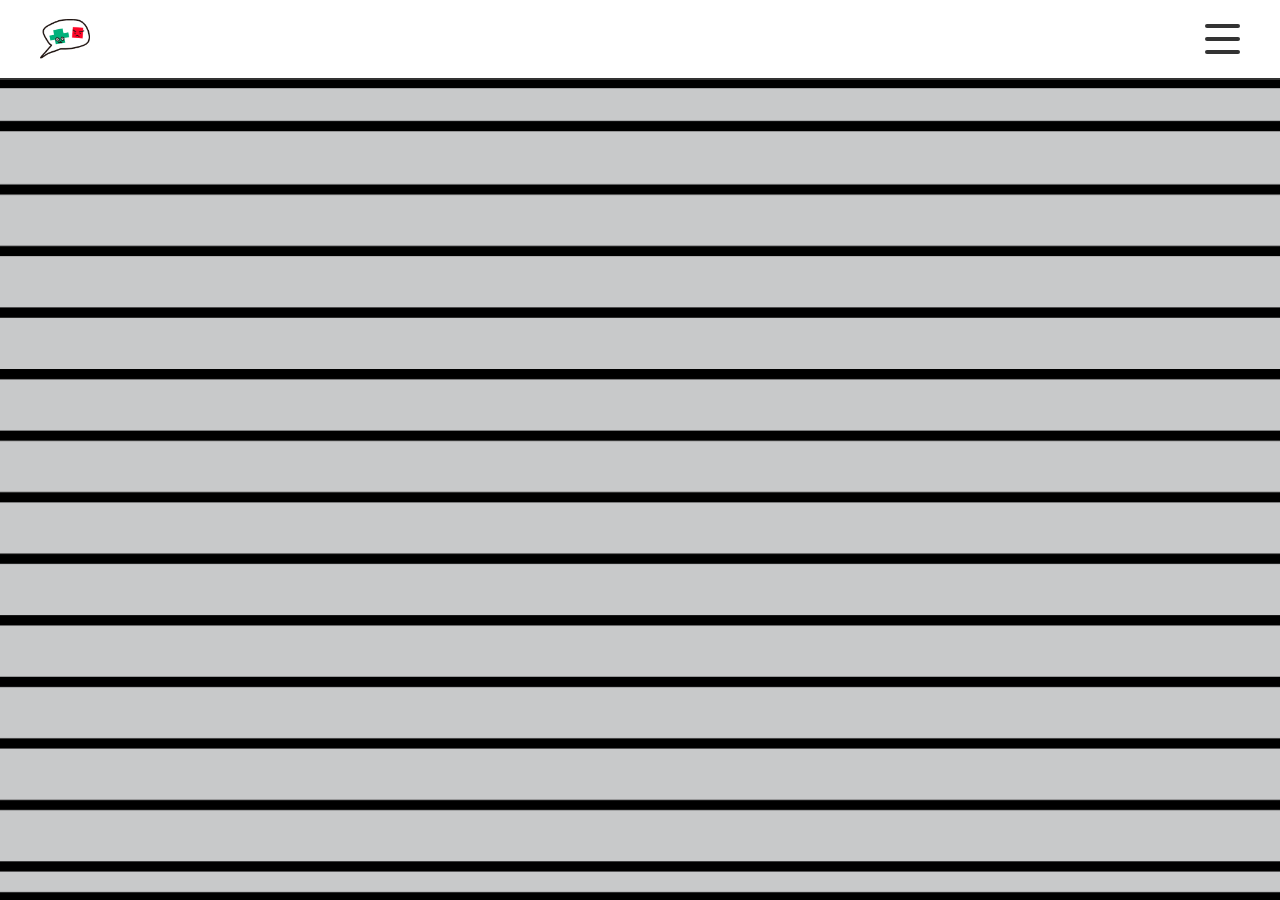
<file: weekend.html>
<!DOCTYPE html>
<html lang="zh-TW">
<head>
    <meta charset="UTF-8">
    <meta name="viewport" content="width=device-width, initial-scale=1.0">
    <title>Weekend - Mr. Green & Red</title>
    
    <style>
        /* =========================================
           1. 基礎設定與字體
           ========================================= */
        @font-face {
            font-family: 'Cubic';
            src: url('Cubic_11.ttf') format('truetype');
        }
        * { margin: 0; padding: 0; box-sizing: border-box; }
        
        body { 
            display: flex;
            flex-direction: column; 
            height: 100vh;
            background-color: #ffffff; 
            font-family: 'Cubic', sans-serif; 
            color: #333; 
            overflow: hidden; 
            cursor: url('firstpic/pointgreen.png') 0 0, auto; 
        }

        /* =========================================
           2. 頂部導覽列 (Header)
           ========================================= */
        .ui-header {
            position: relative; 
            width: 100%;
            height: 80px;       
            background-color: #ffffff; 
            border-bottom: 2px solid #333; 
            display: flex;
            justify-content: space-between;
            align-items: center; 
            padding: 0 40px;     
            z-index: 10000;
        }
        .home-btn { display: block; width: 50px; height: 50px; transition: transform 0.2s; }
        .home-btn img { width: 100%; height: 100%; object-fit: contain; }
        .home-btn:hover { transform: scale(1.1); }

        .menu-container { position: relative; }
        .hamburger-icon { width: 35px; height: 30px; cursor: pointer; position: relative; display: flex; align-items: center; justify-content: center; }
        .lines-wrapper { width: 100%; height: 100%; display: flex; flex-direction: column; justify-content: space-between; transition: opacity 0.2s; }
        .lines-wrapper span { display: block; width: 100%; height: 4px; background-color: #333; border-radius: 4px; }
        .hover-img { width: 150%; height: 150%; object-fit: contain; display: none; position: absolute; top: 50%; left: 50%; transform: translate(-50%, -50%); }
        .hamburger-icon:hover .lines-wrapper, .menu-container.active .hamburger-icon .lines-wrapper { display: none; }
        .hamburger-icon:hover .hover-img, .menu-container.active .hamburger-icon .hover-img { display: block; }

        .menu-list { position: absolute; top: 60px; right: 0; background-color: #ffffff; border: 2px solid #333; border-radius: 8px; width: 140px; display: none; flex-direction: column; box-shadow: 0 4px 10px rgba(0,0,0,0.15); z-index: 1001; }
        .menu-list.show { display: flex; }
        .menu-list a { text-decoration: none; color: #333; padding: 15px; text-align: center; border-bottom: 1px solid #eee; font-size: 16px; transition: background 0.2s; }
        .menu-list a:hover { background-color: #f0f0f0; color: #000; }

        /* =========================================
           3. Activity 彈窗與六張圖層設定
           ========================================= */
        #activity-popup { position: fixed; top: 0; left: 0; width: 100vw; height: 100vh; background-color: rgba(255, 255, 255, 0.85); z-index: 20000; opacity: 0; pointer-events: none; transition: opacity 0.5s ease; }
        #activity-popup.show-popup { opacity: 1; pointer-events: auto; }
        .popup-layer { position: absolute; opacity: 0; transform: scale(0.8); transition: opacity 0.4s ease, transform 0.4s ease; cursor: pointer; pointer-events: none; }
        .popup-layer.layer-visible { opacity: 1; transform: scale(1); pointer-events: auto; }
        #pop-layer1 { z-index: 16; top: 16%; left: 40%; width: 27%; }
        #pop-layer2 { z-index: 15; top: 40%; left: 27%; width: 35%; }
        #pop-layer3 { z-index: 14; top: 23%; left: 60%; width: 23%; }
        #pop-layer4 { z-index: 13; top: 65%; left: 10%; width: 25%; }
        #pop-layer5 { z-index: 12; top: 50%; left: 60%; width: 20%; }
        #pop-layer6 { z-index: 11; top: 30%; left: 18%; width: 20%; }

        /* =========================================
           4. 共用動畫與場景設定
           ========================================= */
        #main-display { position: relative; flex: 1; width: 100%; overflow: hidden; background-color: #fff; }
        .scene-container { position: absolute; top: 0; left: 0; width: 100%; height: 100%; opacity: 0; pointer-events: none; transition: opacity 1s ease; }
        .scene-active { opacity: 1; pointer-events: auto; }

        @keyframes shake-anim { 0%, 100% { transform: rotate(0deg); } 25% { transform: rotate(3deg); } 75% { transform: rotate(-3deg); } }
        .anim-shake { cursor: pointer; }
        .anim-shake:hover { animation: shake-anim 0.5s infinite; }
        
        @keyframes float-anim { 0%, 100% { transform: translateY(0); } 50% { transform: translateY(-15px); } }
        .anim-float { animation: float-anim 4s ease-in-out infinite; }

        .day-banner { position: fixed; top: -100%; left: 50%; transform: translateX(-50%) rotate(-5deg); width: 70%; z-index: 30000; opacity: 0; transition: top 0.8s cubic-bezier(0.175, 0.885, 0.32, 1.275), opacity 0.5s ease; pointer-events: none; }
        .day-banner.show-banner { top: 6%; opacity: 1; }

        #scene-allgray { position: absolute; top: 0; left: 0; width: 100%; height: 100%; z-index: 50; transition: top 1.5s ease-in-out; }
        #allgray-img { width: 100%; height: 100%; object-fit: cover; }
        .slide-up-out { top: -100% !important; }

        /* --- Transition --- */
        #scene-transition { z-index: 40; }
        #trans-bg { position: absolute; width: 100%; height: 100%; object-fit: cover; object-position: center 80%; }
        .interact-box { position: absolute; opacity: 0; transition: opacity 1s ease; }
        #box-chair { bottom: 10%; left: 15%; width: 8%; }
        #box-tofu { bottom: 48%; right: 39%; width: 4%; }
        .base-img { width: 100%; display: block; }
        .popup-img { position: absolute; top: -20%; left: 50%; transform: translateX(-50%) scale(0); opacity: 0; width: 250%; transition: all 0.3s ease; pointer-events: none; }
        .popup-img.pop-active { transform: translateX(-50%) scale(1); opacity: 1; }
        #trans-ppp { position: absolute; bottom: 2%; left: -30%; width: 5%; opacity: 0; transition: all 6s cubic-bezier(0.25, 0.1, 0.25, 1); }
        .roll-right { left: 120% !important; transform: rotate(1080deg) !important; opacity: 1 !important; }

        /* --- Saturday --- */
        #scene-saturday { z-index: 30; }
        #sat-bg { position: absolute; top: -5%; width: 100%; height: 100%; object-fit: cover; opacity: 0; transition: opacity 1s ease; }
        #sat-word6 { position: absolute; top: 15%; left: 15%; width: 8%; opacity: 0; transition: opacity 1s ease; z-index: 2; }
        #sat-cloud { position: absolute; top: 30%; right: 35%; width: 45%; opacity: 0; transition: opacity 1s ease; z-index: 5; }
        #sat-build-group { position: absolute; top: 0; left: 0; width: 100%; height: 100%; opacity: 0; transition: opacity 1s ease; pointer-events: none; z-index: 10; }
        .build-wrapper { position: absolute; pointer-events: auto; }
        #build1-box { width: 3%; bottom: 35%; left: 47%; }
        #build2-box { width: 5%; bottom: 35%; left: 27%; }
        #build3-box { width: 6%; bottom: 36%; right: 28%; }
        #sat-inter { position: absolute; bottom: 0; right: -50%; width: 30%; opacity: 0; transition: all 1s ease; }
        #sat-inter.slide-in { right: 0; opacity: 1; }
        #sat-red { position: absolute; bottom: 8%; left: 27%; width: 5%; opacity: 0; transition: opacity 1s ease; }
        #sat-cat-link { position: absolute; top: -100%; left: 65%; width: 15%; opacity: 0; transition: all 1s cubic-bezier(0.175, 0.885, 0.32, 1.275); z-index: 5; }
        #sat-cat { width: 30%; op: -100%; left: 65%; cursor: pointer; transition: transform 0.2s; }
        #sat-word61 { position: absolute; bottom: 75%; left: 70%; width: 6%; opacity: 0; transition: opacity 1s ease; }

        /* --- Sunday --- */
        #scene-sunday { z-index: 20; background-color: #fff; }
        #sun-word7 { position: absolute; top: 18%; left: 18%; transform: translateX(-50%); width: 11%; opacity: 0; transition: opacity 1s ease; }
        #wrap-post { position: absolute; bottom: 10%; right: -30%; width: 10%; opacity: 0; transition: all 1s ease; }
        #wrap-post.slide-in { right: 15%; opacity: 1; }
        #wrap-bird { position: absolute; top: 70%; left: -30%; width: 18%; opacity: 0; transition: all 1s ease; }
        #wrap-bird.slide-in { left: 14%; opacity: 1; }
        #sun-green { position: absolute; bottom: 10%; right: -30%; width: 25%; opacity: 0; transition: all 1.5s ease; }
        #sun-green.slide-in { right: 45%; opacity: 1; }
        #sun-bird1 { position: absolute; top: 40%; left: 12%; width: 18%; opacity: 0; transition: all 1.5s ease; pointer-events: none; }
        #sun-bird1.fly-left { left: -50%; opacity: 0; }

        /* --- 新增：故事圖片頁 --- */
        #scene-story-img { z-index: 15; background-color: #ffffff; display: flex; justify-content: center; align-items: center; }
        #story-type-img { width: 28%; max-width: 800px; height: auto; opacity: 0; transition: opacity 1s ease; }

        /* --- End --- */
        #scene-end { z-index: 10; background-color: #fff; display: flex; justify-content: center; align-items: center; }
        #end-logo { width: 400px; cursor: pointer; transition: transform 0.3s; z-index: 1; position: relative; }
        #end-eye { position: absolute; width: 100px; top: 57%; left: 50%; transform: translate(-50%, -50%); z-index: 2; transition: transform 0.1s ease-out; }

    </style>
</head>
<body>

    <div class="ui-header">
        <a href="index.html?skip=true" class="home-btn"><img src="firstpic/home.png" alt="Home"></a>
        <div class="menu-container" id="menuContainer">
            <div class="hamburger-icon" onclick="toggleMenu()">
                <div class="lines-wrapper"><span></span><span></span><span></span></div>
                <img src="firstpic/hover.png" alt="Menu Hover" class="hover-img">
            </div>
            <div class="menu-list" id="menuList">
                <a href="bookri.html">關於</a><a href="bookle.html">周邊</a>
                <a href="#" id="obj-activity">活動</a>
                <a href="calender.html">品牌</a><a href="computer.html">地圖</a>
            </div>
        </div>
    </div>

    <div id="activity-popup">
        <img class="popup-layer" id="pop-layer6" src="thirdpic/6.png">
        <img class="popup-layer" id="pop-layer5" src="thirdpic/5.png">
        <img class="popup-layer" id="pop-layer4" src="thirdpic/4.png">
        <img class="popup-layer" id="pop-layer3" src="thirdpic/3.png">
        <img class="popup-layer" id="pop-layer2" src="thirdpic/2.png">
        <img class="popup-layer" id="pop-layer1" src="thirdpic/1.png">
    </div>

    <img src="startpic/set.png" class="day-banner" id="banner-sat" alt="Saturday">
    <img src="startpic/sun.png" class="day-banner" id="banner-sun" alt="Sunday">

    <div id="main-display">

        <div id="scene-allgray">
            <img src="startpic/allgray.png" id="allgray-img">
        </div>

        <div class="scene-container" id="scene-transition">
            <img src="thirdpic/pp.png" id="trans-bg">
            <div class="interact-box" id="box-chair">
                <img src="thirdpic/chair.png" class="base-img anim-shake">
                <img src="thirdpic/chair1.png" class="popup-img">
            </div>
            <div class="interact-box" id="box-tofu">
                <img src="thirdpic/tofu.png" class="base-img anim-shake">
                <img src="thirdpic/tofu1.png" class="popup-img">
            </div>
            <img src="thirdpic/ppp.png" id="trans-ppp">
        </div>

        <div class="scene-container" id="scene-saturday">
            <img src="thirdpic/satback.png" id="sat-bg">
            <img src="thirdpic/word6.png" id="sat-word6">
            <div id="sat-build-group">
                <div class="build-wrapper" id="build1-box"><img src="thirdpic/build1.png" class="base-img anim-shake"><img src="thirdpic/build10.png" class="popup-img"></div>
                <div class="build-wrapper" id="build2-box"><img src="thirdpic/build2.png" class="base-img anim-shake"><img src="thirdpic/build20.png" class="popup-img"></div>
                <div class="build-wrapper" id="build3-box"><img src="thirdpic/build3.png" class="base-img anim-shake"><img src="thirdpic/build30.png" class="popup-img"></div>
            </div>
            <img src="thirdpic/cloud.png" id="sat-cloud" class="anim-float">
            <img src="thirdpic/inter.png" id="sat-inter">
            <img src="thirdpic/red.png" id="sat-red">
            <a href="dinosaur.html" id="sat-cat-link"><img src="thirdpic/cat.png" id="sat-cat"></a>
            <img src="thirdpic/word61.png" id="sat-word61">
        </div>

        <div class="scene-container" id="scene-sunday">
            <img src="thirdpic/word7.png" id="sun-word7">
            <div class="interact-box" id="wrap-post"><img src="thirdpic/post.png" class="base-img anim-shake" id="sun-post"><img src="thirdpic/post0.png" class="popup-img"></div>
            <div class="interact-box" id="wrap-bird"><img src="thirdpic/bird.png" class="base-img anim-shake" id="sun-bird"><img src="thirdpic/bird0.png" class="popup-img"></div>
            <img src="thirdpic/green.png" id="sun-green">
            <img src="thirdpic/bird1.png" id="sun-bird1">
        </div>

        <div class="scene-container" id="scene-story-img">
            <img src="thirdpic/type.png" id="story-type-img" alt="Story Text">
        </div>

        <div class="scene-container" id="scene-end">
            <a href="index.html?skip=true">
                <img src="thirdpic/logo.png" id="end-logo" alt="Logo">
            </a>
            <img src="thirdpic/eye.png" id="end-eye">
        </div>

    </div>

    <script>
        function toggleMenu() {
            document.getElementById('menuList').classList.toggle('show');
            document.getElementById('menuContainer').classList.toggle('active');
        }
        document.addEventListener('click', (e) => {
            if (!document.getElementById('menuContainer').contains(e.target) && !e.target.closest('.hamburger-icon')) {
                document.getElementById('menuList').classList.remove('show');
                document.getElementById('menuContainer').classList.remove('active');
            }
        });

        const btnActivity = document.getElementById('obj-activity');
        const activityPopup = document.getElementById('activity-popup');
        const popLayers = [
            document.getElementById('pop-layer6'), document.getElementById('pop-layer5'),
            document.getElementById('pop-layer4'), document.getElementById('pop-layer3'),
            document.getElementById('pop-layer2'), document.getElementById('pop-layer1')
        ];
        if(btnActivity && activityPopup) {
            btnActivity.addEventListener('click', (e) => {
                e.preventDefault(); activityPopup.classList.add('show-popup'); 
                popLayers.forEach((layer, idx) => { setTimeout(() => { layer.classList.add('layer-visible'); }, 300 + (idx * 150)); });
            });
            popLayers.forEach((layer, idx) => {
                layer.addEventListener('click', function() {
                    this.classList.remove('layer-visible');
                    if (idx === 0) setTimeout(() => { activityPopup.classList.remove('show-popup'); }, 400);
                });
            });
        }

        let currentStep = 0; 
        let isReadyForNext = true; 
        let lastWheelTime = 0;

        document.querySelectorAll('.base-img.anim-shake').forEach(img => {
            img.addEventListener('click', function() {
                const popup = this.nextElementSibling;
                if(popup) popup.classList.toggle('pop-active');
            });
        });

        window.addEventListener('wheel', (e) => {
            const currentTime = new Date().getTime();
            if (!isReadyForNext || currentTime - lastWheelTime < 800) return;
            if (e.deltaY > 0) { 
                lastWheelTime = currentTime;
                currentStep++;
                executeStep(currentStep);
            }
        });

        function lockScroll(lockDuration) {
            isReadyForNext = false;
            setTimeout(() => { isReadyForNext = true; }, lockDuration);
        }

        function executeStep(step) {
            switch(step) {
                case 1:
                    lockScroll(1500);
                    document.getElementById('scene-allgray').classList.add('slide-up-out');
                    const trans = document.getElementById('scene-transition');
                    trans.classList.add('scene-active');
                    document.getElementById('trans-bg').style.opacity = 1;
                    document.getElementById('box-chair').style.opacity = 1;
                    document.getElementById('box-tofu').style.opacity = 1;
                    break;
                case 2:
                    lockScroll(2500);
                    document.getElementById('trans-ppp').classList.add('roll-right');
                    break;
                case 3:
                    lockScroll(1000);
                    document.getElementById('scene-transition').classList.remove('scene-active');
                    document.getElementById('scene-saturday').classList.add('scene-active');
                    document.getElementById('sat-word6').style.opacity = 1;
                    break;
                case 4:
                    lockScroll(1000);
                    document.getElementById('sat-bg').style.opacity = 1;
                    document.getElementById('sat-build-group').style.opacity = 1;
                    document.getElementById('sat-cloud').style.opacity = 1;
                    break;
                case 5:
                    lockScroll(1000);
                    document.getElementById('sat-inter').classList.add('slide-in');
                    document.getElementById('sat-red').style.opacity = 1;
                    break;
                case 6:
                    lockScroll(1000);
                    document.getElementById('sat-cat-link').classList.add('drop-in');
                    document.getElementById('sat-word61').style.opacity = 1;
                    break;
                case 7:
                    lockScroll(1500);
                    document.getElementById('scene-saturday').classList.remove('scene-active');
                    document.getElementById('banner-sat').classList.add('show-banner');
                    break;
                case 8:
                    lockScroll(1000);
                    document.getElementById('banner-sat').classList.remove('show-banner');
                    setTimeout(() => {
                        document.getElementById('scene-sunday').classList.add('scene-active');
                        document.getElementById('sun-word7').style.opacity = 1;
                    }, 500); 
                    break;
                case 9:
                    lockScroll(1000);
                    document.getElementById('wrap-post').classList.add('slide-in');
                    document.getElementById('wrap-bird').classList.add('slide-in');
                    break;
                case 10:
                    lockScroll(1000);
                    document.getElementById('sun-green').classList.add('slide-in');
                    break;
                case 11:
                    lockScroll(1000);
                    document.getElementById('sun-bird').style.opacity = 0;
                    document.getElementById('sun-bird1').style.opacity = 1;
                    break;
                case 12:
                    lockScroll(1500);
                    document.getElementById('sun-bird1').classList.add('fly-left');
                    break;
                case 13:
                    lockScroll(1500);
                    document.getElementById('scene-sunday').classList.remove('scene-active');
                    document.getElementById('banner-sun').classList.add('show-banner');
                    break;
                case 14:
                    // 呼叫圖片頁面
                    lockScroll(1500);
                    document.getElementById('banner-sun').classList.remove('show-banner');
                    setTimeout(() => {
                        document.getElementById('scene-story-img').classList.add('scene-active');
                        document.getElementById('story-type-img').style.opacity = 1;
                    }, 500);
                    break;
                case 15:
                    // 圖片淡出，進入最終頁面
                    lockScroll(1500);
                    document.getElementById('story-type-img').style.opacity = 0;
                    setTimeout(() => {
                        document.getElementById('scene-story-img').classList.remove('scene-active');
                        document.getElementById('scene-end').classList.add('scene-active');
                        activateEyeParallax();
                    }, 800);
                    break;
                default:
                    break;
            }
        }

        function activateEyeParallax() {
            const eye = document.getElementById('end-eye');
            document.addEventListener('mousemove', (e) => {
                const mouseX = e.clientX, mouseY = e.clientY;
                const moveX = ((mouseX / window.innerWidth) - 0.5) * 40; 
                const moveY = ((mouseY / window.innerHeight) - 0.5) * 40;
                eye.style.transform = `translate(calc(-50% + ${moveX}px), calc(-50% + ${moveY}px))`;
            });
        }
    </script>
</body>
</html>
</file>
<file: style.css>
/* --- 1. 字體設定 --- */
        @font-face {
            font-family: 'Cubic';
            src: url('Cubic_11.ttf') format('truetype');
        }

        * {
            margin: 0;
            padding: 0;
            box-sizing: border-box;
        }

        body {
            display: flex;
            flex-direction: column; 
            height: 100vh;
            background-color: #ffffff; 
            font-family: Arial, sans-serif;
            overflow: hidden; 
        }

        /* =========================================
           Activity 彈窗與六張圖層設定
           ========================================= */
        #activity-popup {
            position: fixed;
            top: 0;
            left: 0;
            width: 100vw;
            height: 100vh;
            background-color: rgba(255, 255, 255, 0.85); 
            z-index: 20000; 
            opacity: 0;
            pointer-events: none; 
            transition: opacity 0.5s ease;
        }

        #activity-popup.show-popup {
            opacity: 1;
            pointer-events: auto; 
        }

        .popup-layer {
            position: absolute;
            opacity: 0;
            transform: scale(0.8); 
            transition: opacity 0.4s ease, transform 0.4s ease;
            cursor: pointer;
            pointer-events: none; 
        }

        .popup-layer.layer-visible {
            opacity: 1;
            transform: scale(1);
            pointer-events: auto; 
        }

        #pop-layer1 { z-index: 16; top: 16%; left: 40%; width: 27%; }
        #pop-layer2 { z-index: 15; top: 40%; left: 27%; width: 35%; }
        #pop-layer3 { z-index: 14; top: 23%; left: 60%; width: 23%; }
        #pop-layer4 { z-index: 13; top: 65%; left: 10%; width: 25%; }
        #pop-layer5 { z-index: 12; top: 50%; left: 60%; width: 20%; }
        #pop-layer6 { z-index: 11; top: 30%; left: 18%; width: 20%; }

        /* =========================================
        星期過場圖片掉落動畫設定
        ========================================= */
        .day-banner {
            position: fixed;
            top: -100%; 
            left: 50%;
            transform: translateX(-50%) rotate(-5deg); 
            width: 70%; 
            z-index: 9999; 
            opacity: 0;
            transition: top 0.8s cubic-bezier(0.175, 0.885, 0.32, 1.275), opacity 0.5s ease;
            pointer-events: none; 
        }

        .day-banner.show-banner {
            top: 6%; 
            opacity: 1;
        }

        /* --- 2. 獨立頂部導覽列 (Header) --- */
        .ui-header {
            position: relative; 
            width: 100%;
            height: 80px;       
            background-color: #ffffff; 
            border-bottom: 2px solid #333; 
            display: flex;
            justify-content: space-between;
            align-items: center; 
            padding: 0 40px;     
            z-index: 10000; /* 提高層級避免被蓋住 */
        }

        .home-btn {
            display: block;
            width: 50px;
            height: 50px;
            transition: transform 0.2s;
        }
        
        .home-btn img {
            width: 100%;
            height: 100%;
            object-fit: contain;
        }

        .home-btn:hover {
            transform: scale(1.1);
        }

        .menu-container {
            position: relative;
            font-family: 'Cubic', sans-serif;
        }

        .hamburger-icon {
            width: 35px;
            height: 30px;
            cursor: pointer;
            position: relative;
            display: flex;
            align-items: center;
            justify-content: center;
        }

        .lines-wrapper {
            width: 100%;
            height: 100%;
            display: flex;
            flex-direction: column;
            justify-content: space-between;
            transition: opacity 0.2s;
        }

        .lines-wrapper span {
            display: block;
            width: 100%;
            height: 4px;
            background-color: #333;
            border-radius: 4px;
        }

        .hover-img {
            width: 150%; 
            height: 150%; 
            object-fit: contain;
            display: none;
            position: absolute;
            top: 50%;
            left: 50%;
            transform: translate(-50%, -50%); 
        }

        .hamburger-icon:hover .lines-wrapper,
        .menu-container.active .hamburger-icon .lines-wrapper {
            display: none;
        }
        .hamburger-icon:hover .hover-img,
        .menu-container.active .hamburger-icon .hover-img {
            display: block;
        }

        .menu-list {
            position: absolute;
            top: 60px;
            right: 0;
            background-color: #ffffff;
            border: 2px solid #333;
            border-radius: 8px;
            width: 140px;
            display: none;
            flex-direction: column;
            box-shadow: 0 4px 10px rgba(0,0,0,0.15);
            z-index: 1001;
        }

        .menu-list.show { display: flex; }
        .menu-list a { text-decoration: none; color: #333; padding: 15px; text-align: center; border-bottom: 1px solid #eee; font-size: 18px; transition: background 0.2s; }
        .menu-list a:last-child { border-bottom: none; }
        .menu-list a:hover { background-color: #f0f0f0; color: #000; }

        /* --- 3. 主要內容區域 --- */
        #main-display {
            position: relative;
            width: 100%;
            flex: 1; 
            overflow: hidden;
            background-color: #ffffff; 
        }

        /* === 場景 1：Start (打字機開場) === */
        #scene-start {
            position: absolute;
            top: 0; 
            left: 0; 
            width: 100%; 
            height: 100%;
            background-color: #ffffff; /* 純白底 */
            display: flex;
            justify-content: center;
            align-items: center;
            z-index: 100; /* 確保在最前面 */
            transition: opacity 0.8s ease;
        }

        #typewriter-container {
            font-family: 'Cubic', sans-serif;
            font-size: 20px;
            line-height: 2.2;
            text-align: center;
            color: #333;
            white-space: pre-wrap; /* 讓 \n 換行符號生效 */
            opacity: 1;
            transition: opacity 0.6s ease;
        }

        /* 讓原本的場景消失動畫改為淡出 */
        #scene-start.slide-up {
            opacity: 0;
            pointer-events: none;
        }

        /* === 場景 2：Monday === */
        #scene-monday {
            position: absolute; top: 0; left: 0; width: 100%; height: 100%;
            background-color: #ffffff; display: none; overflow: hidden;
            font-family: 'Cubic', sans-serif; color: #333;
        }
        #scene-monday.visible { display: block; }
        .text-group { position: absolute; top: 10%; left: 25%; text-align: left; z-index: 20; }
        .title-text { font-size: 30px; font-weight: bold; opacity: 0; transform: translateY(20px); transition: all 0.8s ease; margin-bottom: 10px; }
        .sub-text { font-size: 18px; color: #666; opacity: 0; transform: translateY(20px); transition: all 0.8s ease; }
        .text-in { opacity: 1; transform: translateY(0); }
        .left-group { position: absolute; bottom: 50px; left: 5%; width: 400px; opacity: 0; transform: translateX(-100px); transition: all 1.2s ease; z-index: 5; }
        .obj-house { width: 100%; position: relative; z-index: 1;}
        .obj-cold { position: absolute; top: 122px; right: 205px; width: 70px; z-index: 2; cursor: pointer; transform-origin: bottom center; } 
        .obj-tower { position: absolute; top: 38px; left: 250px; width: 30px; z-index: 2; cursor: pointer; transform-origin: bottom center; }
        .obj-bubble { position: absolute; opacity: 0; transition: opacity 0.5s ease; z-index: 20; pointer-events: none; width: auto; height: auto; max-width: 210px; }
        #txt-tower { top: 100px; left: 260px; }
        #txt-cold { top: -120px; right: 200px; }
        .bubble-visible { opacity: 1; }
        @keyframes shake-idle { 0% { transform: rotate(0deg); } 5% { transform: rotate(8deg); } 10% { transform: rotate(-8deg); } 15% { transform: rotate(8deg); } 20% { transform: rotate(0deg); } 100% { transform: rotate(0deg); } }
        .anim-shake { animation: shake-idle 3s infinite; }
        .right-group { position: absolute; top: 0%; right: 5%; width: 165px; opacity: 0; transform: translateX(100px); transition: all 1.2s ease; z-index: 15; }
        .obj-intersac { width: 100%; }
        .slide-in-active { opacity: 1; transform: translateX(0); }
        .bottom-group { position: absolute; bottom: 20px; left: 55%; transform: translateX(-50%) translateY(50px); opacity: 0; transition: all 1s ease; z-index: 4; }
        .obj-water { width: 180px; }
        .slide-up-active { opacity: 1; transform: translateX(-50%) translateY(0); }
        .obj-rain { position: absolute; top: 15%; left: 40%; width: 30%; opacity: 0; transition: all 1s ease; z-index: 8; pointer-events: none; }
        .rain-active { opacity: 0.6; }
        .green-man-container { position: absolute; bottom: 30px; right: 25%; width: 230px; opacity: 0; transform: translateX(50px); transition: all 1s ease; z-index: 7; }
        .obj-green { width: 100%; }
        .green-in { opacity: 1; transform: translateX(0); }
        .car-container-monday { position: absolute; bottom: 40px; left: 100vw; width: 250px; z-index: 6; }
        .obj-car-monday { width: 100%; }
        @keyframes carDriveBy { 0% { left: 110vw; } 40% { left: 55%; } 100% { left: -400px; } }
        .car-run { animation: carDriveBy 2.5s linear forwards; }

        /* === 場景 3：Tuesday === */
        #scene-tuesday { position: absolute; top: 0; left: 100%; width: 100%; height: 100%; background-color: #ffffff; overflow: hidden; transition: transform 1s ease; z-index: 30; font-family: 'Cubic', sans-serif; }
        #scene-tuesday.active { transform: translateX(-100%); }
        #tues-text-group { position: absolute; top: 10%; left: 25%; z-index: 20; }
        .obj-intersac2 { position: absolute; top: 5%; left: 10%; width: 150px; opacity: 0; transition: opacity 1s ease; }
        .obj-mrt { position: absolute; top: 13%; right: 14%; width: 550px; opacity: 0; transition: opacity 1s ease; }
        .bg-visible { opacity: 1; }
        .grandma-container { position: absolute; bottom: 10%; right: -300px; width: 200px; z-index: 10; pointer-events: none; }
        .obj-greenma { width: 100%; }
        @keyframes grandmaWalk { 0% { right: -300px; } 100% { right: 57%; } }
        .grandma-walking { animation: grandmaWalk 4s linear forwards; }
        .flowers-on-road { position: absolute; width: 100%; height: 100%; top: 0; left: 0; pointer-events: none; z-index: 5; }
        .obj-flo { width: 30px; position: absolute; bottom: 10%; opacity: 0; }
        .flo1 { right: 35%; } .flo2 { right: 40%; } .flo3 { right: 45%; } .flo4 { right: 50%; }
        @keyframes flowerDrop { 0% { opacity: 0; transform: scale(0.5); } 100% { opacity: 1; transform: scale(1); } }
        .flo-anim { animation: flowerDrop 1s ease-out forwards; }
        .red-container { position: absolute; bottom: 10%; right: -200px; width: 20px; opacity: 0; transition: all 1.5s ease; z-index: 6; }
        .obj-red { width: 120px; }
        .obj-bag { width: 60px; position: absolute; bottom: 3px; right: -110px; }
        .red-enter { opacity: 1; right: 31%; }
        .dialogue-container { position: absolute; bottom: 40%; right: 10%; opacity: 0; transform: scale(0.5); transition: all 0.5s cubic-bezier(0.175, 0.885, 0.32, 1.275); }
        .obj-line { width: 30px; position: absolute; bottom: -50px; right: 150px;}
        .obj-word { width: 100px; position: absolute; bottom: -100px; right: 300px;}
        .dialogue-show { opacity: 1; transform: scale(1); }
        .obj-bubble-tues { position: absolute; opacity: 0; transition: opacity 0.5s ease; z-index: 20; pointer-events: none; width: 230px; height: auto; }
        #btn-greenma { cursor: pointer; pointer-events: auto; }
        #txt-greenma { width: 300px; top: -100px; left: -200px; }
        #btn-bag { cursor: pointer; pointer-events: auto; z-index: 15; }
        #txt-bag { top: -120px; right: 0px; }
        .bubble-show { opacity: 1; }

        /* === 場景 4：Wednesday === */
        #scene-wednesday { position: absolute; top: 0; left: 100%; width: 100%; height: 100%; background-color: #ffffff; overflow: hidden; transition: transform 1s ease; z-index: 40; }
        #scene-wednesday.active { transform: translateX(-100%); }
        #wed-text-group { position: absolute; top: 10%; left: 25%; z-index: 20; font-family: 'Cubic', sans-serif; text-align: left; transition: opacity 1s ease; }
        .wed-obj-container { position: absolute; width: 100%; height: 100%; top: 0; left: 0; pointer-events: none; transition: opacity 1s ease; }
        .obj-triangle-wrapper { position: absolute; bottom: 35%; left: 30%; width: 100px; opacity: 0; transform: translateX(-50px); transition: all 1s ease; transform-origin: bottom center; z-index: 5; pointer-events: none; }
        .obj-hole-wrapper { position: absolute; bottom: 25%; right: 35%; width: 250px; opacity: 0; transform: translateX(50px); transition: all 1s ease; z-index: 5; pointer-events: none; }
        #btn-triangle, #btn-hole { width: 100%; cursor: pointer; pointer-events: auto; }
        .obj-greenwed { position: absolute; bottom: 90px; left: 50%; transform: translateX(-50%); width: 220px; z-index: 6; transition: transform 1.5s ease-in; }
        .obj-bubble-wed { position: absolute; opacity: 0; transition: opacity 0.3s ease; z-index: 25; pointer-events: none; width: 150px; }
        #txt-triangle { top: -100px; left: 0px; }
        #txt-hole { top: -120px; right: 0px; }
        .wed-enter-left { opacity: 1; transform: translateX(0); }
        .wed-enter-right { opacity: 1; transform: translateX(0); }
        .fade-out-scene { opacity: 0 !important; pointer-events: none; }
        @keyframes shake-irregular { 0%, 40%, 100% { transform: rotate(0deg); } 10% { transform: rotate(5deg); } 20% { transform: rotate(-5deg); } 30% { transform: rotate(3deg); } }
        .anim-shake-random { animation: shake-irregular 4s infinite; }
        .green-fall { transform: translateX(-50%) translateY(500px) !important; }
        .black-transition { position: absolute; bottom: -100%; left: 0; width: 100%; height: 100%; z-index: 30; transition: bottom 2s cubic-bezier(0.25, 1, 0.5, 1); display: flex; align-items: flex-end; pointer-events: none; }
        .obj-black { width: 100%; height: auto; display: block; }
        .black-rise { bottom: 0; }
        .black-bg-layer { position: absolute; top: 0; left: 0; width: 100%; height: 100%; background-color: #000; opacity: 0; z-index: 29; transition: opacity 1.5s ease; pointer-events: none; }
        .bg-dark-active { opacity: 1; z-index: 35; pointer-events: auto; }
        .final-dark-scene { position: absolute; top: 0; left: 0; width: 100%; height: 100%; background-image: url('startpic/allblack.png'); background-size: cover; opacity: 0; z-index: 50; pointer-events: none; transition: opacity 2s ease; }
        .final-active { opacity: 1; pointer-events: auto; cursor: url("data:image/svg+xml,%3Csvg xmlns='http://www.w3.org/2000/svg' width='32' height='32'%3E%3Ccircle cx='16' cy='16' r='15' fill='white'/%3E%3C/svg%3E") 16 16, pointer; }
        .obj-greenwed2 { position: absolute; top: 50%; left: 30%; width: 230px; margin-top: -50px; margin-left: -50px; animation: spin 5s linear infinite; z-index: 52; }
        @keyframes spin { 100% { transform: rotate(360deg); } }
        #wed-expand-spotlight { position: absolute; top: 50%; left: 30%; width: 230px; transform: translate(-50%, -50%) scale(0); opacity: 0; z-index: 55; pointer-events: none; transition: opacity 0.5s ease; }
        /* 星期三專屬：平滑放大動畫 */
        .spotlight-expand {
            transform: translate(-50%, -50%) scale(50) !important;
            opacity: 1 !important;
            /* 1.5 秒內順滑放大，加上 cubic-bezier 讓節奏更自然 */
            transition: transform 1.5s cubic-bezier(0.25, 0.1, 0.25, 1), opacity 0.5s ease !important; 
        }
        .float-num { position: absolute; width: 30px; opacity: 0.7; }
        @keyframes float { 0%, 100% { transform: translateY(0px) translateX(0px); } 50% { transform: translateY(-20px) translateX(10px); } }
        .float-anim { animation: float 6s ease-in-out infinite; }

        /* === 場景 5：Thursday (包含重構後的影片與樹葉) === */
        #scene-thursday { position: absolute; top: 0; left: 0; width: 100%; height: 100%; background-color: #ffffff; z-index: 70; opacity: 0; pointer-events: none; transition: opacity 1.5s ease; overflow: hidden; font-family: 'Cubic', sans-serif; }
        #scene-thursday.active { opacity: 1; pointer-events: auto; }

        /* 第一階段：車子部分 */
        #thurs-car-part { position: absolute; width: 100%; height: 100%; display: flex; justify-content: center; align-items: center; transition: opacity 1s ease; }
        .hide-part { opacity: 0 !important; pointer-events: none !important; }
        #thurs-text-group { position: absolute; top: 15%; left: 50%; transform: translateX(-50%); text-align: center; z-index: 80; }
        .video-container { width: 90%; max-width: 1400px; opacity: 0; transform: scale(0.9); transition: all 1.5s ease; z-index: 75; }
        .video-container video { width: 100%; height: auto; }
        .video-in { opacity: 1; transform: scale(1); }
        #thurs-license { position: absolute; top: -100%; left: 50%; transform: translateX(-50%); width: 400px; transition: top 1.5s cubic-bezier(0.175, 0.885, 0.32, 1.275); z-index: 85; }
        .license-drop { top: 30% !important; }
        #thurs-no { position: absolute; top: 80%; left: 60%; width: 100px; margin-left: -200px; margin-top: -200px; transform: scale(5); opacity: 0; transition: all 1s ease-in; z-index: 90; }
        .no-shrink { transform: scale(1) !important; opacity: 1 !important; }

        /* 第二階段：牛奶影片與樹葉花朵 */
        #thurs-milk-part { position: absolute; width: 100%; height: 100%; opacity: 0; pointer-events: none; transition: opacity 1s ease; z-index: 100; }
        .show-part { opacity: 1 !important; pointer-events: auto !important; }
        
        #vid-milk { position: absolute; width: 100%; height: 100%; object-fit: cover; z-index: 101; }

        /* 樹葉遮罩 */
        .leaf-mask { position: absolute; width: 60%; height: auto; z-index: 110; opacity: 1; transition: transform 2s cubic-bezier(0.33, 1, 0.68, 1), opacity 0.5s ease; }
        /* 初始位置：四個角落 (準備淡入) */
        #leaf1 { top: -60%; left: -60%; transform: rotate(0deg); }
        #leaf2 { top: -60%; right: -60%; transform: rotate(90deg); }
        #leaf3 { bottom: -60%; left: -60%; transform: rotate(-90deg); }
        #leaf4 { bottom: -60%; right: -60%; transform: rotate(180deg); }

        /* 聚攏遮住畫面 */
        .leaf-center { top: 50% !important; left: 50% !important; right: auto !important; bottom: auto !important; transform: translate(-50%, -50%) scale(1.6) rotate(360deg) !important; }
        
        /* 散開跑出去 */
        .leaf-fly-out { transition: transform 1.5s ease-in; }
        #leaf1.leaf-fly-out { transform: translate(-100vw, -100vh) rotate(-45deg) !important; }
        #leaf2.leaf-fly-out { transform: translate(100vw, -100vh) rotate(135deg) !important; }
        #leaf3.leaf-fly-out { transform: translate(-100vw, 100vh) rotate(-135deg) !important; }
        #leaf4.leaf-fly-out { transform: translate(100vw, 100vh) rotate(225deg) !important; }

        .leaf-hide { opacity: 0 !important; pointer-events: none; }

        /* Leaf 背景圖層 (位於樹葉之下) */
        #thurs-bg-leaf { position: absolute; left: 50%; transform: translateX(-50%); top: -10%; width: 100%; height: 120%; background-image: url('startpic/leaf.png'); background-size: cover; opacity: 0; z-index: 108; transition: opacity 0.8s ease; }
        .bg-show { opacity: 1 !important; }

        /* 互動花朵 */
        .thurs-flower { position: absolute; width: 50px; opacity: 0; cursor: pointer; z-index: 115; transition: opacity 1s ease; pointer-events: none; }
        #fl1 { top: 30%; left: 20%; }
        #fl2 { top: 17%; right: 15%; }
        #fl3 { top: 75%; left: 20%; }
        #fl4 { bottom: 16%; right: 20%; }
        .fl-show { opacity: 1; pointer-events: auto; }

        #thurs-fltext { position: absolute; top: 50%; left: 50%; transform: translate(-50%, -50%); width: 300px; opacity: 0; z-index: 120; pointer-events: none; transition: opacity 0.3s ease; }


        /* === 場景 6：Friday 樣式 (重構) === */
        #scene-friday { position: absolute; top: 0; left: 100%; width: 100%; height: 100%; background-color: #ffffff; z-index: 80; transition: transform 1s ease; overflow: hidden; font-family: 'Cubic', sans-serif; }
        #scene-friday.active { transform: translateX(-100%); }
        
        #fri-word { position: absolute; top: 20%; transform: translateY(-50%); right: -300px; width: 200px; opacity: 0; transition: all 1s ease; z-index: 18; }
        .word-in { opacity: 1 !important; right: 30% !important; }

        /* Friday 背景與彈窗 */
        #fri-bg-final { position: absolute; left: 50%; transform: translateX(-50%); top: -22%; width: 100%; height: 140%; background-image: url('startpic/friday.png'); background-size: contain; background-repeat: no-repeat; background-position: center top; opacity: 0; z-index: 25; transition: opacity 1s ease; cursor: pointer; }
        #txt-friday { position: absolute; top: 30%; left: 50%; transform: translate(-50%, -50%); width: 300px; opacity: 0; transition: opacity 0.3s ease; pointer-events: none; z-index: 30;}

        /* Nocar  wrapper */
        .nocar-wrapper { position: absolute; bottom: 8%; left: 40%; width: 80px; z-index: 30; }
        #fri-nocar { width: 100%; opacity: 0; cursor: pointer; }
        #txt-nocar { position: absolute; top: -100px; left: 50%; transform: translateX(-50%); width: 150px; opacity: 0; transition: opacity 0.3s ease; pointer-events: none;}
        .obj-fade-in { opacity: 1 !important; }

        /* 顯示彈窗的通用 Class */
        .popup-visible { opacity: 1 !important; }

        .fri-motor { position: absolute; bottom: 8%; width: 75px; opacity: 0; z-index: 28; transition: opacity 0.5s ease; }
        #motor4 { left: 47%; } #motor3 { left: 52%; } #motor2 { left: 57%; } #motor1 { left: 62%; }

        #fri-gray-curtain { position: absolute; top: -150%; left: 0; width: 100%; height: 140%; background-image: url('startpic/gray.png'); background-size: cover; z-index: 40; transition: top 2s cubic-bezier(0.25, 1, 0.5, 1); }
        .curtain-down { top: 0 !important; }
        
        #fri-allgray { position: absolute; top: 0; left: 0; width: 100%; height: 100%; background-image: url('startpic/allgray.png'); background-size: cover; opacity: 0; z-index: 41; transition: opacity 1.5s ease; pointer-events: none; }
</file>
